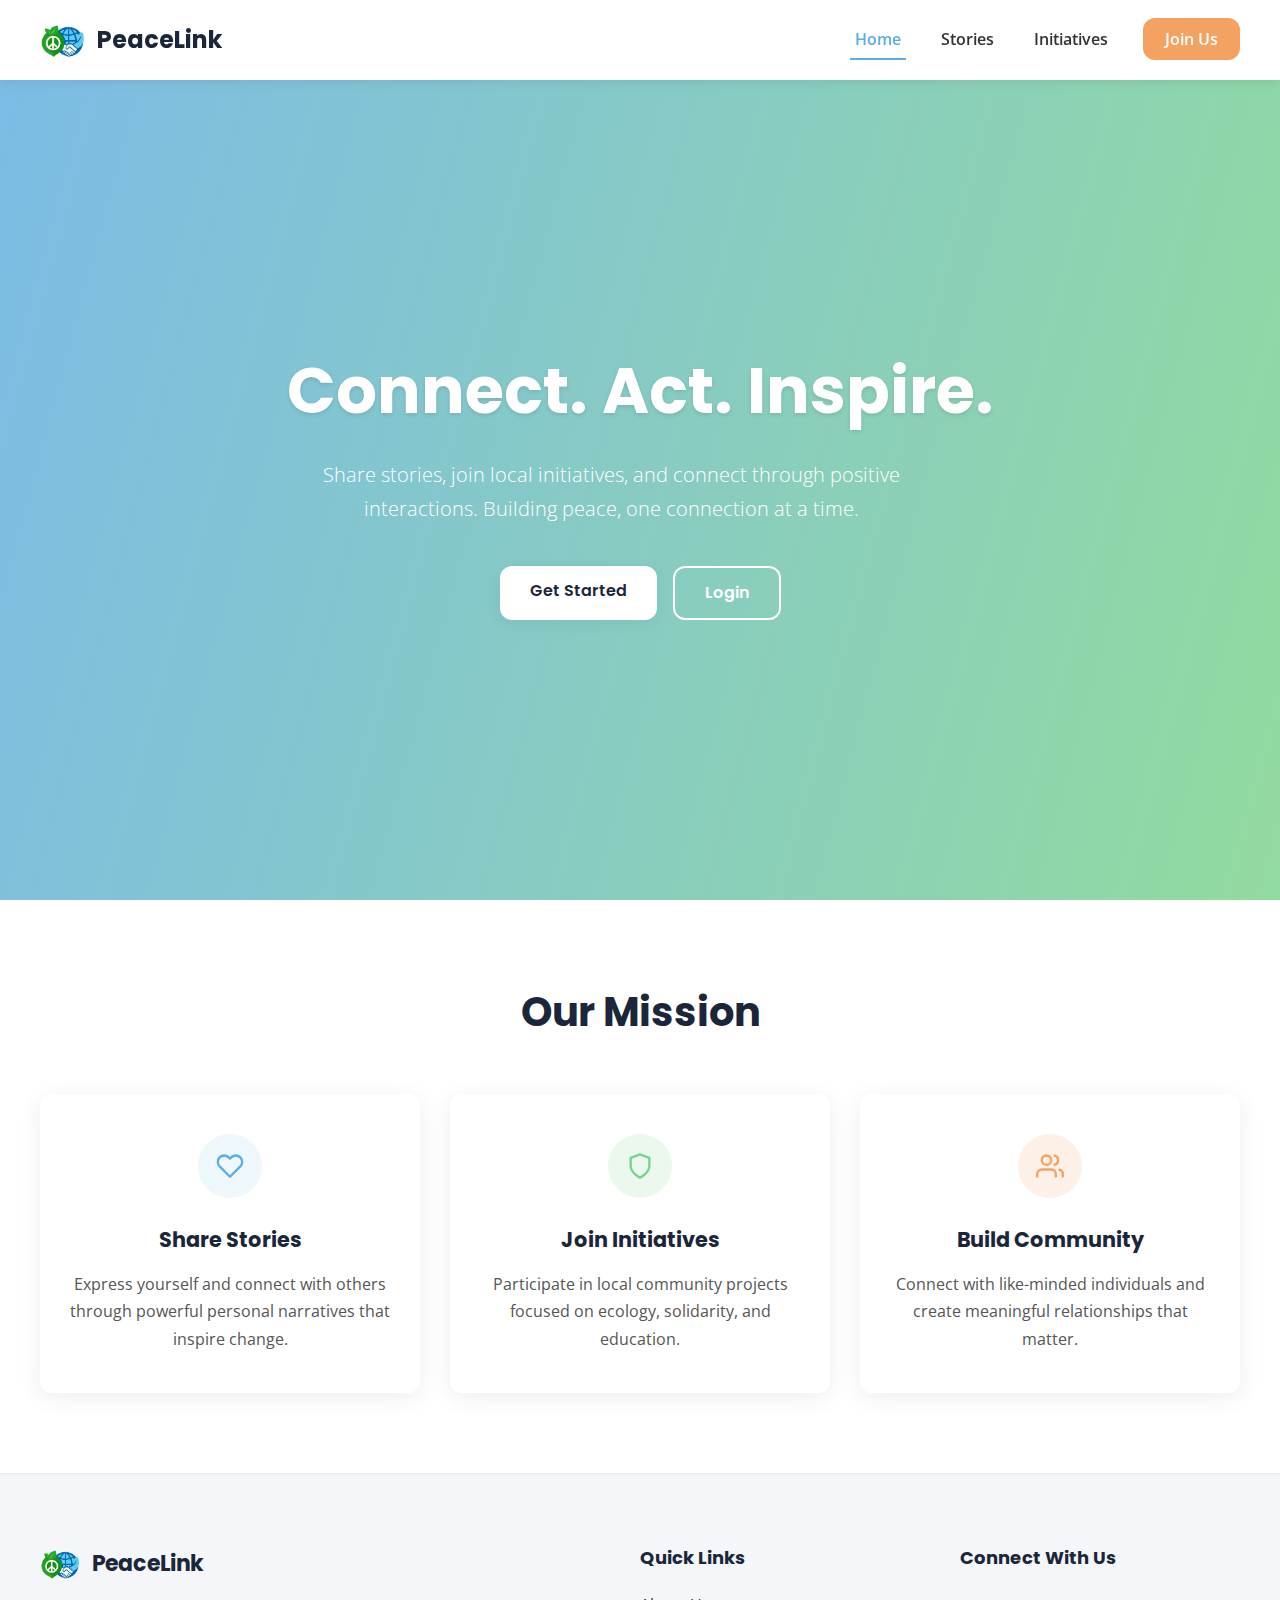
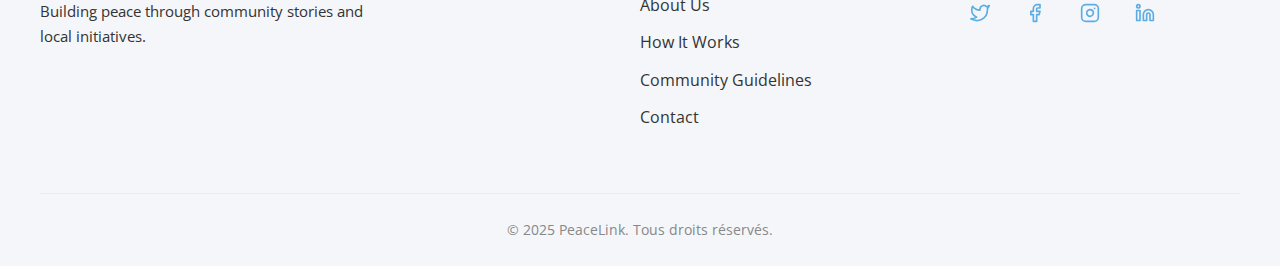
<file: NovaInteractive/View/FrontOffice/index.html>
<!DOCTYPE html>
<html lang="fr">
<head>
    <meta charset="UTF-8">
    <meta name="viewport" content="width=device-width, initial-scale=1.0">
    <title>PeaceLink - Connect. Act. Inspire.</title>
    <link rel="stylesheet" href="style.css">
</head>
<body>

    <!-- =========== Barre de Navigation Principale =========== -->
    <header class="main-navbar">
        <div class="navbar-container">
            <div class="navbar-brand">
                <a href="#">
                    <img src="mon-logo.png" alt="Logo PeaceLink" class="logo-img">
                    <span class="site-name">PeaceLink</span>
                </a>
            </div>
            <nav class="navbar-links">
                <ul>
                    <li><a href="#" class="nav-link active">Home</a></li>
                    <li><a href="#" class="nav-link">Stories</a></li>
                    <li><a href="#" class="nav-link">Initiatives</a></li>
                    <li><a href="#" class="nav-link btn-join-us">Join Us</a></li>
                </ul>
            </nav>
        </div>
    </header>

    <!-- =========== Section Héros =========== -->
    <main class="hero-section">
        <div class="hero-content">
            <h1>Connect. Act. Inspire.</h1>
            <p>Share stories, join local initiatives, and connect through positive interactions. Building peace, one connection at a time.</p>
            <div class="hero-buttons">
                <a href="#" class="btn-hero-primary">Get Started</a>
                <a href="#" class="btn-hero-secondary">Login</a>
            </div>
        </div>
    </main>
    
    <!-- =========== Section Mission (NOUVEAU) =========== -->
    <section class="mission-section">
        <div class="mission-container">
            <h2>Our Mission</h2>
            <div class="mission-grid">
                <!-- Carte 1: Share Stories -->
                <div class="mission-card">
                    <div class="mission-icon icon-blue">
                        <svg xmlns="http://www.w3.org/2000/svg" width="28" height="28" viewBox="0 0 24 24" fill="none" stroke="currentColor" stroke-width="2" stroke-linecap="round" stroke-linejoin="round"><path d="M20.84 4.61a5.5 5.5 0 0 0-7.78 0L12 5.67l-1.06-1.06a5.5 5.5 0 0 0-7.78 7.78l1.06 1.06L12 21.23l7.78-7.78 1.06-1.06a5.5 5.5 0 0 0 0-7.78z"></path></svg>
                    </div>
                    <h3>Share Stories</h3>
                    <p>Express yourself and connect with others through powerful personal narratives that inspire change.</p>
                </div>
                <!-- Carte 2: Join Initiatives -->
                <div class="mission-card">
                    <div class="mission-icon icon-green">
                        <svg xmlns="http://www.w3.org/2000/svg" width="28" height="28" viewBox="0 0 24 24" fill="none" stroke="currentColor" stroke-width="2" stroke-linecap="round" stroke-linejoin="round"><path d="M12 22s8-4 8-10V5l-8-3-8 3v7c0 6 8 10 8 10z"></path></svg>
                    </div>
                    <h3>Join Initiatives</h3>
                    <p>Participate in local community projects focused on ecology, solidarity, and education.</p>
                </div>
                <!-- Carte 3: Build Community -->
                <div class="mission-card">
                    <div class="mission-icon icon-orange">
                         <svg xmlns="http://www.w3.org/2000/svg" width="28" height="28" viewBox="0 0 24 24" fill="none" stroke="currentColor" stroke-width="2" stroke-linecap="round" stroke-linejoin="round"><path d="M17 21v-2a4 4 0 0 0-4-4H5a4 4 0 0 0-4 4v2"></path><circle cx="9" cy="7" r="4"></circle><path d="M23 21v-2a4 4 0 0 0-3-3.87"></path><path d="M16 3.13a4 4 0 0 1 0 7.75"></path></svg>
                    </div>
                    <h3>Build Community</h3>
                    <p>Connect with like-minded individuals and create meaningful relationships that matter.</p>
                </div>
            </div>
        </div>
    </section>


    <!-- =========== Pied de page (Footer) =========== -->
    <footer class="main-footer">
        <div class="footer-container">
            <!-- Colonne 1: Info -->
            <div class="footer-column footer-about">
                <div class="footer-brand">
                    <img src="mon-logo.png" alt="PeaceLink Logo" class="footer-logo-img">
                    <span class="footer-site-name">PeaceLink</span>
                </div>
                <p class="footer-description">Building peace through community stories and local initiatives.</p>
            </div>

            <!-- Colonne 2: Liens rapides -->
            <div class="footer-column footer-links">
                <h4>Quick Links</h4>
                <ul>
                    <li><a href="#">About Us</a></li>
                    <li><a href="#">How It Works</a></li>
                    <li><a href="#">Community Guidelines</a></li>
                    <li><a href="#">Contact</a></li>
                </ul>
            </div>

            <!-- Colonne 3: Réseaux sociaux -->
            <div class="footer-column footer-social">
                <h4>Connect With Us</h4>
                <div class="social-icons">
                    <a href="#" aria-label="Twitter">
                        <svg xmlns="http://www.w3.org/2000/svg" width="20" height="20" viewBox="0 0 24 24" fill="none" stroke="currentColor" stroke-width="2" stroke-linecap="round" stroke-linejoin="round"><path d="M23 3a10.9 10.9 0 0 1-3.14 1.53 4.48 4.48 0 0 0-7.86 3v1A10.66 10.66 0 0 1 3 4s-4 9 5 13a11.64 11.64 0 0 1-7 2c9 5 20 0 20-11.5a4.5 4.5 0 0 0-.08-.83A7.72 7.72 0 0 0 23 3z"></path></svg>
                    </a>
                    <a href="#" aria-label="Facebook">
                        <svg xmlns="http://www.w3.org/2000/svg" width="20" height="20" viewBox="0 0 24 24" fill="none" stroke="currentColor" stroke-width="2" stroke-linecap="round" stroke-linejoin="round"><path d="M18 2h-3a5 5 0 0 0-5 5v3H7v4h3v8h4v-8h3l1-4h-4V7a1 1 0 0 1 1-1h3z"></path></svg>
                    </a>
                    <a href="#" aria-label="Instagram">
                        <svg xmlns="http://www.w3.org/2000/svg" width="20" height="20" viewBox="0 0 24 24" fill="none" stroke="currentColor" stroke-width="2" stroke-linecap="round" stroke-linejoin="round"><rect x="2" y="2" width="20" height="20" rx="5" ry="5"></rect><path d="M16 11.37A4 4 0 1 1 12.63 8 4 4 0 0 1 16 11.37z"></path><line x1="17.5" y1="6.5" x2="17.51" y2="6.5"></line></svg>
                    </a>
                    <a href="#" aria-label="LinkedIn">
                        <svg xmlns="http://www.w3.org/2000/svg" width="20" height="20" viewBox="0 0 24 24" fill="none" stroke="currentColor" stroke-width="2" stroke-linecap="round" stroke-linejoin="round"><path d="M16 8a6 6 0 0 1 6 6v7h-4v-7a2 2 0 0 0-2-2 2 2 0 0 0-2 2v7h-4v-7a6 6 0 0 1 6-6z"></path><rect x="2" y="9" width="4" height="12"></rect><circle cx="4" cy="4" r="2"></circle></svg>
                    </a>
                </div>
            </div>
        </div>
        <div class="footer-bottom">
            <p>© 2025 PeaceLink. Tous droits réservés.</p>
        </div>
    </footer>

</body>
</html>
</file>
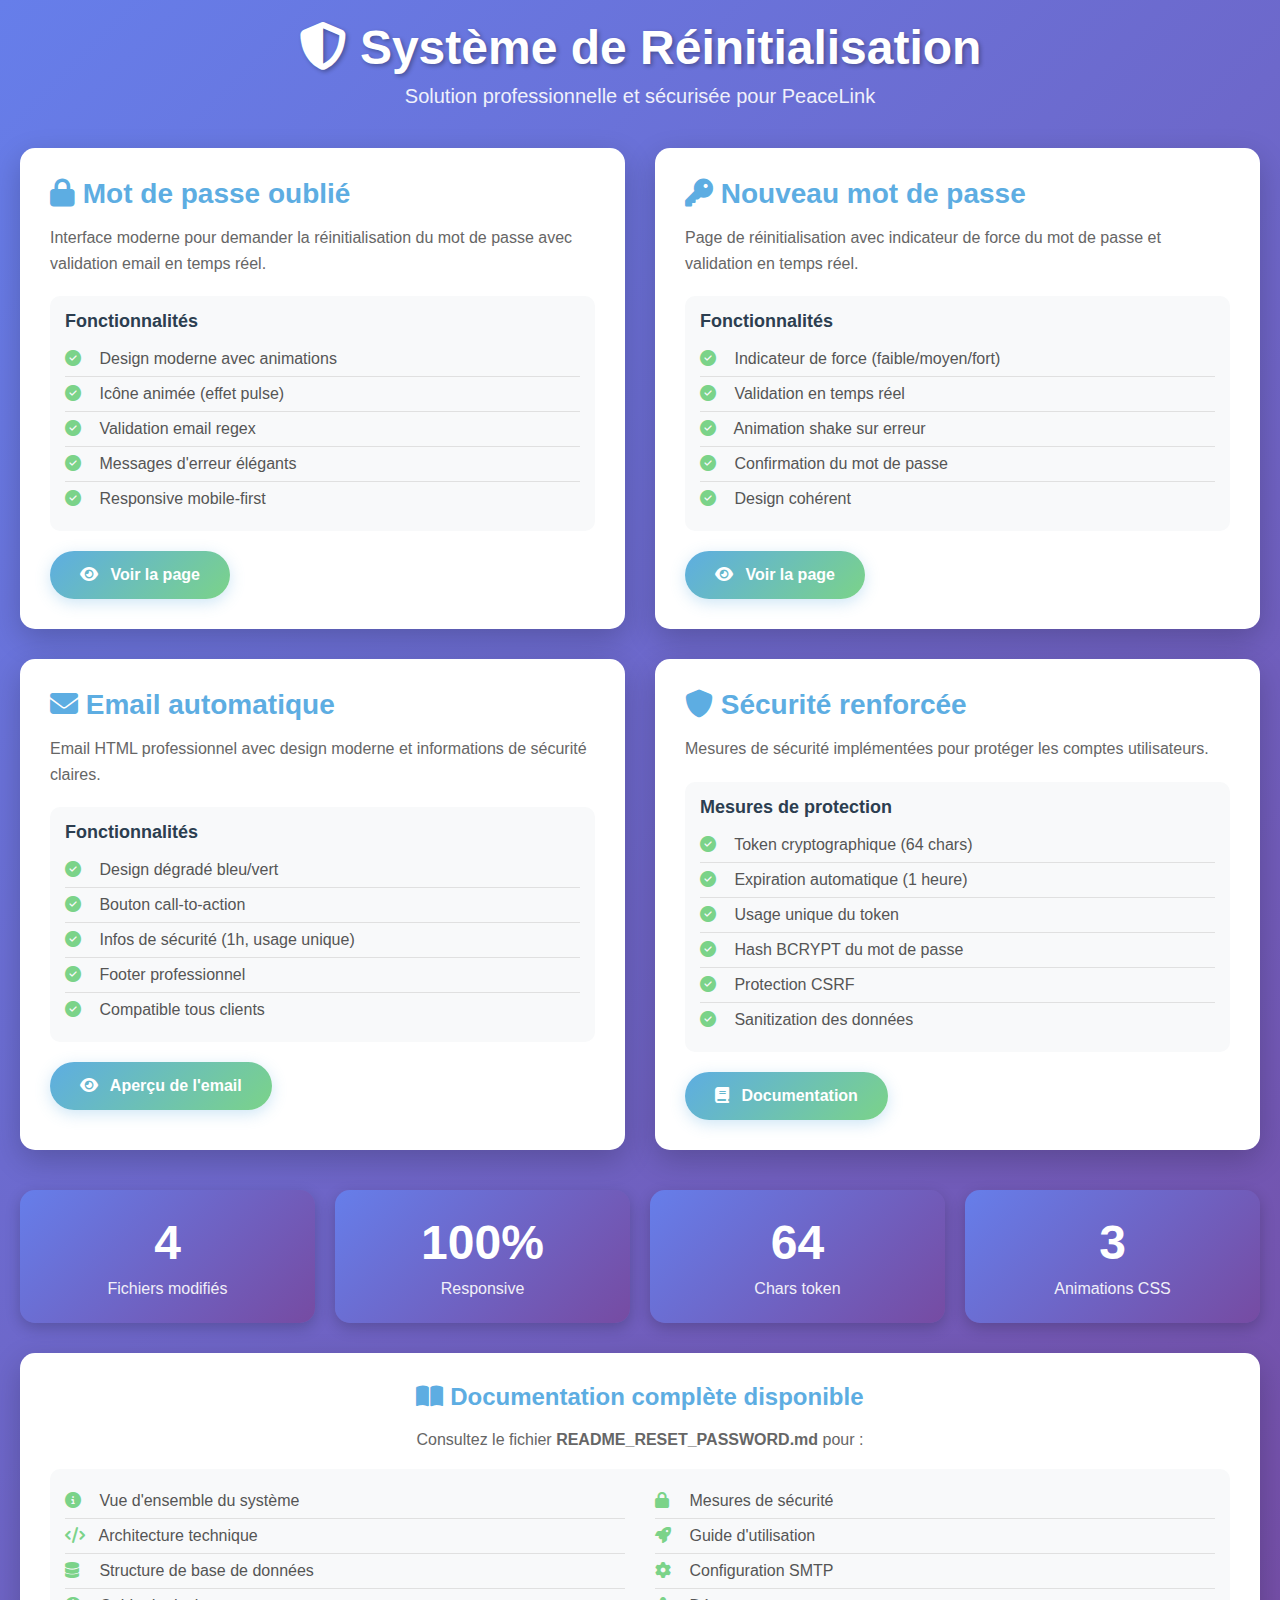
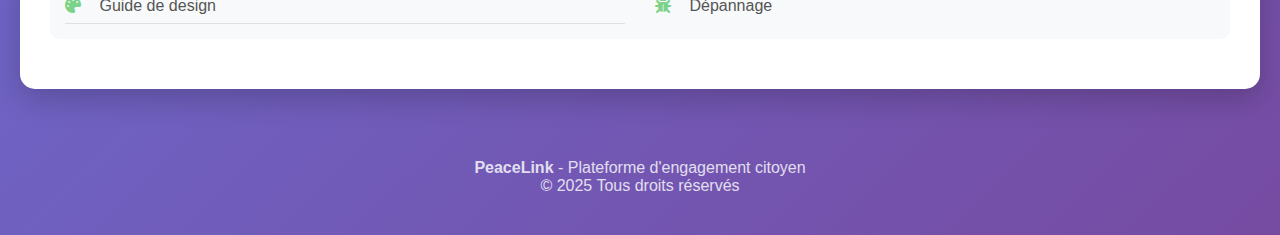
<file: demo_reset_system.html>
<!DOCTYPE html>
<html lang="fr">
<head>
    <meta charset="UTF-8">
    <meta name="viewport" content="width=device-width, initial-scale=1.0">
    <title>Démonstration - Système de Réinitialisation PeaceLink</title>
    <link rel="stylesheet" href="https://cdnjs.cloudflare.com/ajax/libs/font-awesome/6.4.0/css/all.min.css">
    <style>
        * { margin: 0; padding: 0; box-sizing: border-box; }
        
        body {
            font-family: 'Segoe UI', sans-serif;
            background: linear-gradient(135deg, #667eea 0%, #764ba2 100%);
            padding: 20px;
            min-height: 100vh;
        }

        .container {
            max-width: 1400px;
            margin: 0 auto;
        }

        header {
            text-align: center;
            color: white;
            margin-bottom: 40px;
        }

        header h1 {
            font-size: 48px;
            margin-bottom: 10px;
            text-shadow: 2px 2px 4px rgba(0,0,0,0.3);
        }

        header p {
            font-size: 20px;
            opacity: 0.9;
        }

        .demo-grid {
            display: grid;
            grid-template-columns: repeat(auto-fit, minmax(500px, 1fr));
            gap: 30px;
            margin-bottom: 40px;
        }

        .demo-card {
            background: white;
            border-radius: 15px;
            padding: 30px;
            box-shadow: 0 10px 30px rgba(0,0,0,0.2);
        }

        .demo-card h2 {
            color: #5dade2;
            margin-bottom: 15px;
            font-size: 28px;
        }

        .demo-card p {
            color: #666;
            margin-bottom: 20px;
            line-height: 1.6;
        }

        .features {
            background: #f8f9fa;
            padding: 15px;
            border-radius: 10px;
            margin-bottom: 20px;
        }

        .features h3 {
            color: #2c3e50;
            font-size: 18px;
            margin-bottom: 10px;
        }

        .features ul {
            list-style: none;
            padding: 0;
        }

        .features li {
            padding: 8px 0;
            color: #555;
            border-bottom: 1px solid #e0e0e0;
        }

        .features li:last-child {
            border-bottom: none;
        }

        .features li i {
            color: #7bd389;
            margin-right: 10px;
            width: 20px;
        }

        .btn {
            display: inline-block;
            padding: 15px 30px;
            background: linear-gradient(135deg, #5dade2, #7bd389);
            color: white;
            text-decoration: none;
            border-radius: 30px;
            font-weight: bold;
            transition: all 0.3s ease;
            box-shadow: 0 4px 15px rgba(93, 173, 226, 0.3);
        }

        .btn:hover {
            transform: translateY(-2px);
            box-shadow: 0 6px 20px rgba(93, 173, 226, 0.4);
        }

        .btn i {
            margin-right: 8px;
        }

        .screenshots {
            background: white;
            border-radius: 15px;
            padding: 30px;
            box-shadow: 0 10px 30px rgba(0,0,0,0.2);
            margin-top: 30px;
        }

        .screenshots h2 {
            color: #5dade2;
            margin-bottom: 20px;
            text-align: center;
        }

        .screenshot-grid {
            display: grid;
            grid-template-columns: repeat(auto-fit, minmax(300px, 1fr));
            gap: 20px;
        }

        .screenshot-item {
            border: 2px solid #e0e0e0;
            border-radius: 10px;
            overflow: hidden;
            transition: all 0.3s ease;
        }

        .screenshot-item:hover {
            transform: scale(1.02);
            box-shadow: 0 5px 15px rgba(0,0,0,0.1);
        }

        .screenshot-item img {
            width: 100%;
            height: auto;
            display: block;
        }

        .screenshot-item p {
            padding: 15px;
            text-align: center;
            background: #f8f9fa;
            color: #555;
            font-weight: 600;
        }

        .stats {
            display: grid;
            grid-template-columns: repeat(auto-fit, minmax(200px, 1fr));
            gap: 20px;
            margin-top: 30px;
        }

        .stat-card {
            background: linear-gradient(135deg, #667eea 0%, #764ba2 100%);
            color: white;
            padding: 25px;
            border-radius: 15px;
            text-align: center;
            box-shadow: 0 5px 15px rgba(0,0,0,0.2);
        }

        .stat-card .number {
            font-size: 48px;
            font-weight: bold;
            margin-bottom: 10px;
        }

        .stat-card .label {
            font-size: 16px;
            opacity: 0.9;
        }

        footer {
            text-align: center;
            color: white;
            margin-top: 50px;
            padding: 20px;
            opacity: 0.8;
        }

        @media (max-width: 768px) {
            .demo-grid {
                grid-template-columns: 1fr;
            }
            header h1 {
                font-size: 32px;
            }
        }
    </style>
</head>
<body>
    <div class="container">
        <header>
            <h1><i class="fa-solid fa-shield-halved"></i> Système de Réinitialisation</h1>
            <p>Solution professionnelle et sécurisée pour PeaceLink</p>
        </header>

        <div class="demo-grid">
            <!-- Page Mot de passe oublié -->
            <div class="demo-card">
                <h2><i class="fa-solid fa-lock"></i> Mot de passe oublié</h2>
                <p>Interface moderne pour demander la réinitialisation du mot de passe avec validation email en temps réel.</p>
                
                <div class="features">
                    <h3>Fonctionnalités</h3>
                    <ul>
                        <li><i class="fa-solid fa-check-circle"></i> Design moderne avec animations</li>
                        <li><i class="fa-solid fa-check-circle"></i> Icône animée (effet pulse)</li>
                        <li><i class="fa-solid fa-check-circle"></i> Validation email regex</li>
                        <li><i class="fa-solid fa-check-circle"></i> Messages d'erreur élégants</li>
                        <li><i class="fa-solid fa-check-circle"></i> Responsive mobile-first</li>
                    </ul>
                </div>

                <a href="NovaLinkPeace/test/View/FrontOffice/forgot_password.php" class="btn" target="_blank">
                    <i class="fa-solid fa-eye"></i> Voir la page
                </a>
            </div>

            <!-- Page Réinitialisation -->
            <div class="demo-card">
                <h2><i class="fa-solid fa-key"></i> Nouveau mot de passe</h2>
                <p>Page de réinitialisation avec indicateur de force du mot de passe et validation en temps réel.</p>
                
                <div class="features">
                    <h3>Fonctionnalités</h3>
                    <ul>
                        <li><i class="fa-solid fa-check-circle"></i> Indicateur de force (faible/moyen/fort)</li>
                        <li><i class="fa-solid fa-check-circle"></i> Validation en temps réel</li>
                        <li><i class="fa-solid fa-check-circle"></i> Animation shake sur erreur</li>
                        <li><i class="fa-solid fa-check-circle"></i> Confirmation du mot de passe</li>
                        <li><i class="fa-solid fa-check-circle"></i> Design cohérent</li>
                    </ul>
                </div>

                <a href="NovaLinkPeace/test/View/FrontOffice/reset_password.php?token=demo123" class="btn" target="_blank">
                    <i class="fa-solid fa-eye"></i> Voir la page
                </a>
            </div>

            <!-- Email Professionnel -->
            <div class="demo-card">
                <h2><i class="fa-solid fa-envelope"></i> Email automatique</h2>
                <p>Email HTML professionnel avec design moderne et informations de sécurité claires.</p>
                
                <div class="features">
                    <h3>Fonctionnalités</h3>
                    <ul>
                        <li><i class="fa-solid fa-check-circle"></i> Design dégradé bleu/vert</li>
                        <li><i class="fa-solid fa-check-circle"></i> Bouton call-to-action</li>
                        <li><i class="fa-solid fa-check-circle"></i> Infos de sécurité (1h, usage unique)</li>
                        <li><i class="fa-solid fa-check-circle"></i> Footer professionnel</li>
                        <li><i class="fa-solid fa-check-circle"></i> Compatible tous clients</li>
                    </ul>
                </div>

                <a href="test_reset_email.php" class="btn" target="_blank">
                    <i class="fa-solid fa-eye"></i> Aperçu de l'email
                </a>
            </div>

            <!-- Sécurité -->
            <div class="demo-card">
                <h2><i class="fa-solid fa-shield"></i> Sécurité renforcée</h2>
                <p>Mesures de sécurité implémentées pour protéger les comptes utilisateurs.</p>
                
                <div class="features">
                    <h3>Mesures de protection</h3>
                    <ul>
                        <li><i class="fa-solid fa-check-circle"></i> Token cryptographique (64 chars)</li>
                        <li><i class="fa-solid fa-check-circle"></i> Expiration automatique (1 heure)</li>
                        <li><i class="fa-solid fa-check-circle"></i> Usage unique du token</li>
                        <li><i class="fa-solid fa-check-circle"></i> Hash BCRYPT du mot de passe</li>
                        <li><i class="fa-solid fa-check-circle"></i> Protection CSRF</li>
                        <li><i class="fa-solid fa-check-circle"></i> Sanitization des données</li>
                    </ul>
                </div>

                <a href="README_RESET_PASSWORD.md" class="btn" target="_blank">
                    <i class="fa-solid fa-book"></i> Documentation
                </a>
            </div>
        </div>

        <!-- Statistiques -->
        <div class="stats">
            <div class="stat-card">
                <div class="number">4</div>
                <div class="label">Fichiers modifiés</div>
            </div>
            <div class="stat-card">
                <div class="number">100%</div>
                <div class="label">Responsive</div>
            </div>
            <div class="stat-card">
                <div class="number">64</div>
                <div class="label">Chars token</div>
            </div>
            <div class="stat-card">
                <div class="number">3</div>
                <div class="label">Animations CSS</div>
            </div>
        </div>

        <!-- Documentation -->
        <div class="screenshots">
            <h2><i class="fa-solid fa-book-open"></i> Documentation complète disponible</h2>
            <p style="text-align: center; color: #666; margin-bottom: 20px;">
                Consultez le fichier <strong>README_RESET_PASSWORD.md</strong> pour :
            </p>
            <div class="features">
                <ul style="columns: 2; column-gap: 30px;">
                    <li><i class="fa-solid fa-circle-info"></i> Vue d'ensemble du système</li>
                    <li><i class="fa-solid fa-code"></i> Architecture technique</li>
                    <li><i class="fa-solid fa-database"></i> Structure de base de données</li>
                    <li><i class="fa-solid fa-palette"></i> Guide de design</li>
                    <li><i class="fa-solid fa-lock"></i> Mesures de sécurité</li>
                    <li><i class="fa-solid fa-rocket"></i> Guide d'utilisation</li>
                    <li><i class="fa-solid fa-cog"></i> Configuration SMTP</li>
                    <li><i class="fa-solid fa-bug"></i> Dépannage</li>
                </ul>
            </div>
        </div>

        <footer>
            <p><strong>PeaceLink</strong> - Plateforme d'engagement citoyen</p>
            <p>© 2025 Tous droits réservés</p>
        </footer>
    </div>
</body>
</html>
</file>
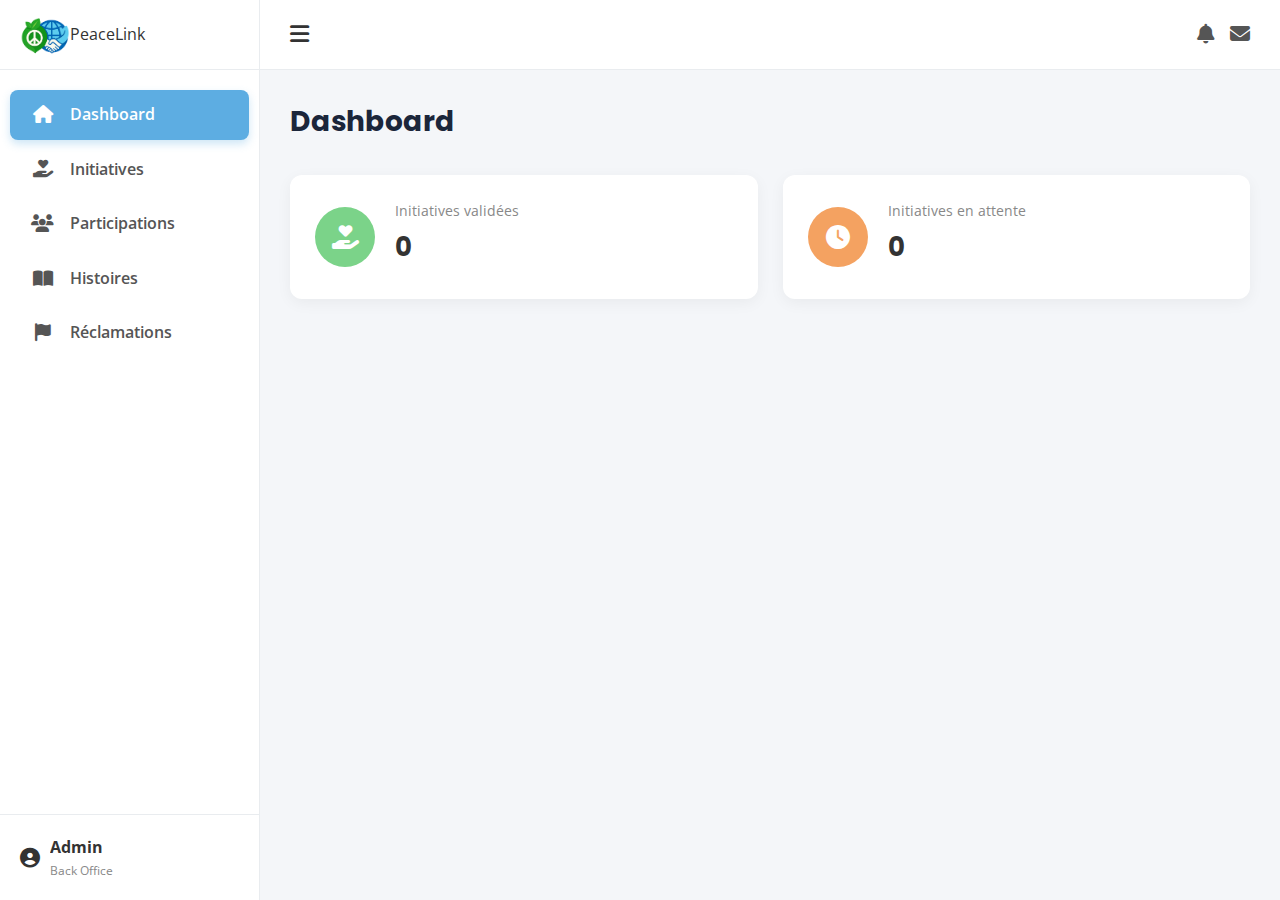
<file: views/backoffice.html>
<!DOCTYPE html>
<html lang="fr">
<head>
    <meta charset="UTF-8">
    <meta name="viewport" content="width=device-width, initial-scale=1.0">
    <title>Back Office - PeaceLink</title>

    <link rel="stylesheet" href="../backofficeStyle.css">
    <link rel="stylesheet"
          href="https://cdnjs.cloudflare.com/ajax/libs/font-awesome/6.4.0/css/all.min.css">

    <script src="../backoffice.js" defer></script>
</head>
<body>

    <!-- SIDEBAR -->
    <div class="sidebar">
        <div class="sidebar-header">
            <a href="#" class="logo">
                <img src="../mon-logo.png" alt="Logo PeaceLink">
                <span>PeaceLink</span>
            </a>
        </div>

        <nav class="sidebar-nav">
            <a href="#" class="nav-item active" data-page="dashboard">
                <i class="fa-solid fa-house"></i>
                <span>Dashboard</span>
            </a>
            <a href="#" class="nav-item" data-page="initiatives">
                <i class="fa-solid fa-hand-holding-heart"></i>
                <span>Initiatives</span>
            </a>
            <a href="#" class="nav-item" data-page="participation">
                <i class="fa-solid fa-users"></i>
                <span>Participations</span>
            </a>
            <a href="#" class="nav-item" data-page="stories">
                <i class="fa-solid fa-book-open"></i>
                <span>Histoires</span>
            </a>
            <a href="../test/View/BackOffice/reclamations.php" class="nav-item">
                <i class="fa-solid fa-flag"></i>
                <span>Réclamations</span>
            </a>
        </nav>

        <div class="sidebar-footer">
            <div class="user-profile">
                <i class="fa-solid fa-user-circle user-avatar"></i>
                <div class="user-info">
                    <span class="user-name">Admin</span>
                    <span class="user-role">Back Office</span>
                </div>
            </div>
        </div>
    </div>

    <!-- MAIN CONTENT -->
    <div class="main-content">

        <header class="topbar">
            <div class="topbar-left">
                <button class="menu-toggle" id="menu-toggle">
                    <i class="fa-solid fa-bars"></i>
                </button>
            </div>
            <div class="topbar-right">
                <button class="icon-btn">
                    <i class="fa-solid fa-bell"></i>
                </button>
                <button class="icon-btn">
                    <i class="fa-solid fa-envelope"></i>
                </button>
            </div>
        </header>

        <main class="content-wrapper" id="content-container">

            <!-- DASHBOARD -->
            <section id="page-dashboard" class="page-content active">
                <div class="page-header">
                    <h1>Dashboard</h1>
                </div>

                <div class="stats-grid">
                    <div class="stat-card">
                        <div class="stat-icon green"><i class="fa-solid fa-hand-holding-heart"></i></div>
                        <div>
                            <p class="stat-label">Initiatives validées</p>
                            <h2 class="stat-value" id="stat-active-initiatives">0</h2>
                        </div>
                    </div>

                    <div class="stat-card">
                        <div class="stat-icon orange"><i class="fa-solid fa-clock"></i></div>
                        <div>
                            <p class="stat-label">Initiatives en attente</p>
                            <h2 class="stat-value" id="stat-pending-initiatives">0</h2>
                        </div>
                    </div>
                </div>
            </section>

            <!-- INITIATIVES -->
            <section id="page-initiatives" class="page-content">
                <div class="page-header">
                    <h1>Initiatives</h1>
                    <p class="page-subtitle">Gérer les initiatives et leurs statuts.</p>
                </div>

                <div class="table-card">
                    <h3>Liste des initiatives</h3>
                    <div class="table-wrapper">
                        <table class="data-table">
                            <thead>
                                <tr>
                                    <th>Titre</th>
                                    <th>Organisation</th>
                                    <th>Catégorie</th>
                                    <th>Lieu</th>
                                    <th>Date</th>
                                    <th>Statut</th>
                                    <th>Actions</th>
                                </tr>
                            </thead>
                            <tbody id="initiatives-table-body"></tbody>
                        </table>
                    </div>
                </div>
            </section>

            <!-- PARTICIPATIONS -->
            <section id="page-participation" class="page-content">
                <div class="page-header">
                    <h1>Participations</h1>
                    <button id="btn-add-participation" class="btn-primary">
                        + Ajouter une participation
                    </button>
                </div>

                <div class="table-card">
                    <h3>Liste des participations</h3>
                    <div id="participation-list" class="table-wrapper"></div>
                </div>

                <div id="participation-form-container" class="hidden">
                    <div class="table-card">
                        <h3 id="participation-form-title">Nouvelle participation</h3>

                        <form id="participation-form">

                            <div class="form-group">
                                <label>Initiative liée</label>
                                <select id="p-initiative"></select>
                            </div>

                            <div class="form-group">
                                <label>Nom complet</label>
                                <input type="text" id="p-fullname">
                            </div>

                            <div class="form-group">
                                <label>Email</label>
                                <input type="text" id="p-email">
                            </div>

                            <div class="form-group">
                                <label>Message</label>
                                <textarea id="p-message"></textarea>
                            </div>

                            <input type="hidden" id="p-id">

                            <button type="submit" class="btn-success">Enregistrer</button>
                            <button type="button" id="btn-cancel-participation" class="btn-secondary">Annuler</button>

                            <p id="participation-error" style="color:red; margin-top:10px;"></p>
                        </form>
                    </div>
                </div>

            </section>

            <!-- HISTOIRES -->
            <section id="page-stories" class="page-content">
                <div class="page-header">
                    <h1>Histoires</h1>
                    <button id="btn-review-stories" class="btn-primary">
                        <i class="fa-solid fa-eye"></i> Review
                    </button>
                </div>

                <div class="table-card">
                    <h3>Toutes les histoires publiées</h3>
                    <p id="stories-error" style="color:red; margin:6px 0 10px 0;"></p>
                    <div class="table-wrapper">
                        <table class="data-table">
                            <thead>
                                <tr>
                                    <th>Titre</th>
                                    <th>Auteur</th>
                                    <th>Date</th>
                                    <th>Statut</th>
                                    <th>Actions</th>
                                </tr>
                            </thead>
                            <tbody id="stories-table-body"></tbody>
                        </table>
                    </div>
                </div>
            </section>

        </main>
    </div>

</body>
</html>
</file>
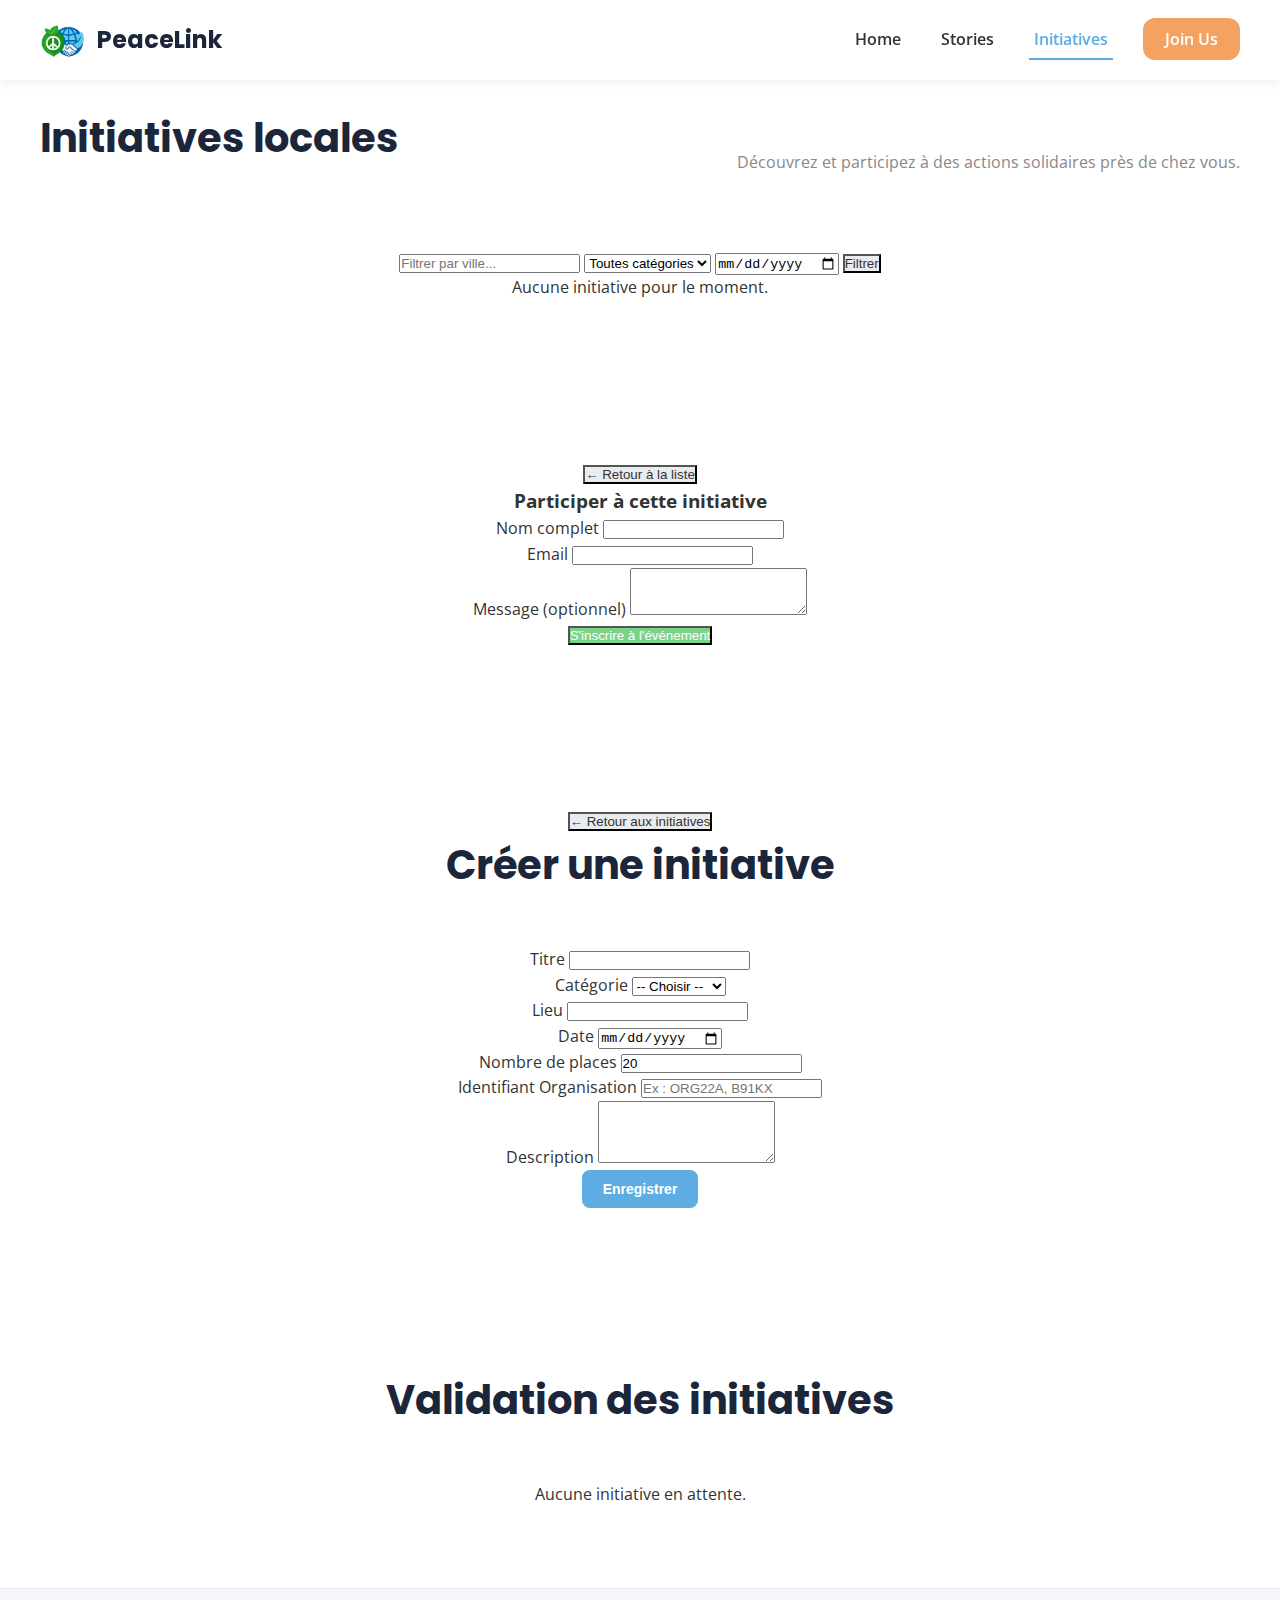
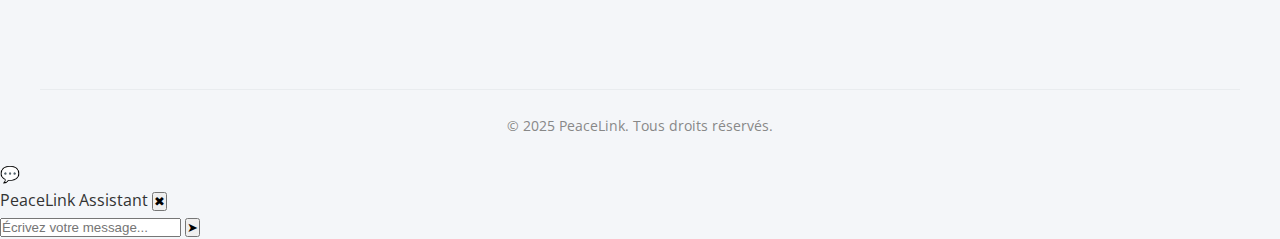
<file: views/initiatives.html>
<!DOCTYPE html>
<html lang="fr">
<head>
    <meta charset="UTF-8">
    <meta name="viewport" content="width=device-width, initial-scale=1.0">
    <title>PeaceLink - Initiatives Locales</title>
    <link rel="stylesheet" href="../style.css">
    <script src="../initiatives.js" defer></script>
</head>

<body>

    <!-- NAVBAR -->
    <header class="main-navbar">
        <div class="navbar-container">
            <div class="navbar-brand">
                <a href="index.html">
                    <img src="../mon-logo.png" alt="Logo PeaceLink" class="logo-img">
                    <span class="site-name">PeaceLink</span>
                </a>
            </div>
            <nav class="navbar-links">
                <ul>
                    <li><a href="index.html" class="nav-link">Home</a></li>
                    <li><a href="stories.html" class="nav-link">Stories</a></li>
                    <li><a href="initiatives.html" class="nav-link active">Initiatives</a></li>
                    <li><a href="join.html" class="nav-link btn-join-us">Join Us</a></li>
                </ul>
            </nav>
        </div>
    </header>


    <!-- CONTENU PRINCIPAL -->
    <main class="initiatives-main">

        <!-- Sélecteur de rôle -->
        <section class="role-switcher">
            <div class="role-switcher-inner">
                <label for="role-select">Je suis :</label>
                <select id="role-select">
                    <option value="client">Client (citoyen)</option>
                    <option value="organisation">Organisation</option>
                    <option value="admin">Admin</option>
                </select>
                <span class="role-hint">
                    Le rôle choisi détermine les actions disponibles.
                </span>
            </div>
        </section>


        <!-- LISTE DES INITIATIVES -->
        <section class="mission-section">
            <div class="mission-container">

                <div class="page-header">
                    <h2>Initiatives locales</h2>
                    <p class="page-subtitle">
                        Découvrez et participez à des actions solidaires près de chez vous.
                    </p>
                    <button id="btn-open-create" class="btn-primary">+ Créer une initiative</button>
                </div>

                <!-- Filtres -->
                <div class="filters-box">
                    <input type="text" id="filter-location" placeholder="Filtrer par ville...">
                    <select id="filter-category">
                        <option value="">Toutes catégories</option>
                        <option value="Écologie">Écologie</option>
                        <option value="Solidarité">Solidarité</option>
                        <option value="Éducation">Éducation</option>
                        <option value="Citoyenneté">Citoyenneté</option>
                    </select>
                    <input type="date" id="filter-date">
                    <button id="btn-apply-filters" class="btn-secondary">Filtrer</button>
                </div>

                <div id="events-list" class="event-grid"></div>
            </div>
        </section>


        <!-- DÉTAIL D’INITIATIVE -->
        <section id="event-detail-section" class="mission-section hidden">
            <div class="mission-container">

                <button id="btn-back-to-list" class="btn-secondary back-btn">← Retour à la liste</button>

                <article id="event-detail-card" class="event-detail-card"></article>

                <!-- Participation -->
                <div class="participation-form-wrapper">
                    <h3>Participer à cette initiative</h3>

                    <form id="participation-form" class="event-form">
                        <div class="form-row">
                            <div class="form-group">
                                <label for="participant-name">Nom complet</label>
                                <input id="participant-name" type="text">
                            </div>

                            <div class="form-group">
                                <label for="participant-email">Email</label>
                                <input id="participant-email" type="text">
                            </div>
                        </div>

                        <div class="form-row">
                            <div class="form-group">
                                <label for="participant-message">Message (optionnel)</label>
                                <textarea id="participant-message" rows="3"></textarea>
                            </div>
                        </div>

                        <button type="submit" class="btn-success">S'inscrire à l'événement</button>
                        <p id="participation-feedback" class="form-feedback"></p>
                    </form>
                </div>
            </div>
        </section>


        <!-- FORMULAIRE CRÉATION INITIATIVE -->
        <section id="event-create-section" class="mission-section hidden">
            <div class="mission-container">

                <button id="btn-close-create" class="btn-secondary back-btn">← Retour aux initiatives</button>

                <h2>Créer une initiative</h2>

                <form id="create-event-form" class="event-form">

                    <div class="form-row">
                        <div class="form-group">
                            <label for="event-title">Titre</label>
                            <input id="event-title" type="text">
                        </div>

                        <div class="form-group">
                            <label for="event-category">Catégorie</label>
                            <select id="event-category">
                                <option value="">-- Choisir --</option>
                                <option value="Écologie">Écologie</option>
                                <option value="Solidarité">Solidarité</option>
                                <option value="Éducation">Éducation</option>
                                <option value="Citoyenneté">Citoyenneté</option>
                            </select>
                        </div>
                    </div>

                    <div class="form-row">
                        <div class="form-group">
                            <label for="event-location">Lieu</label>
                            <input id="event-location" type="text">
                        </div>

                        <div class="form-group">
                            <label for="event-date">Date</label>
                            <input id="event-date" type="date">
                        </div>
                    </div>

                    <div class="form-row">
                        <div class="form-group">
                            <label for="event-capacity">Nombre de places</label>
                            <input id="event-capacity" type="number" min="1" value="20">
                        </div>
                    </div>

                    <div class="form-row">
                        <div class="form-group">
                            <label for="event-org-id">Identifiant Organisation</label>
                            <input id="event-org-id" type="text" placeholder="Ex : ORG22A, B91KX">
                        </div>
                    </div>

                    <div class="form-row">
                        <div class="form-group">
                            <label for="event-description">Description</label>
                            <textarea id="event-description" rows="4"></textarea>
                        </div>
                    </div>

                    <button class="btn-primary" type="submit">Enregistrer</button>
                    <p id="create-event-feedback" class="form-feedback"></p>
                </form>
            </div>
        </section>


        <!-- SECTION ADMIN -->
        <section id="admin-section" class="mission-section hidden">
            <div class="mission-container">
                <h2>Validation des initiatives</h2>
                <div id="admin-events-list" class="event-grid"></div>
            </div>
        </section>

    </main>


    <!-- FOOTER -->
    <footer class="main-footer">
        <div class="footer-container"></div>
        <div class="footer-bottom">
            <p>© 2025 PeaceLink. Tous droits réservés.</p>
        </div>
    </footer>
<!-- ====== CHATBOT IA PEACELINK ====== -->
  <div id="chatbot-button">💬</div>

   <div id="chatbot-box" class="hidden">
    <div id="chatbot-header">
        <span>PeaceLink Assistant</span>
        <button id="chatbot-close">✖</button>
    </div>

    <div id="chatbot-messages"></div>

    <div id="chatbot-input-area">
        <input type="text" id="chatbot-input" placeholder="Écrivez votre message...">
        <button id="chatbot-send">➤</button>
    </div>
  </div>
</body>
</html>
</file>
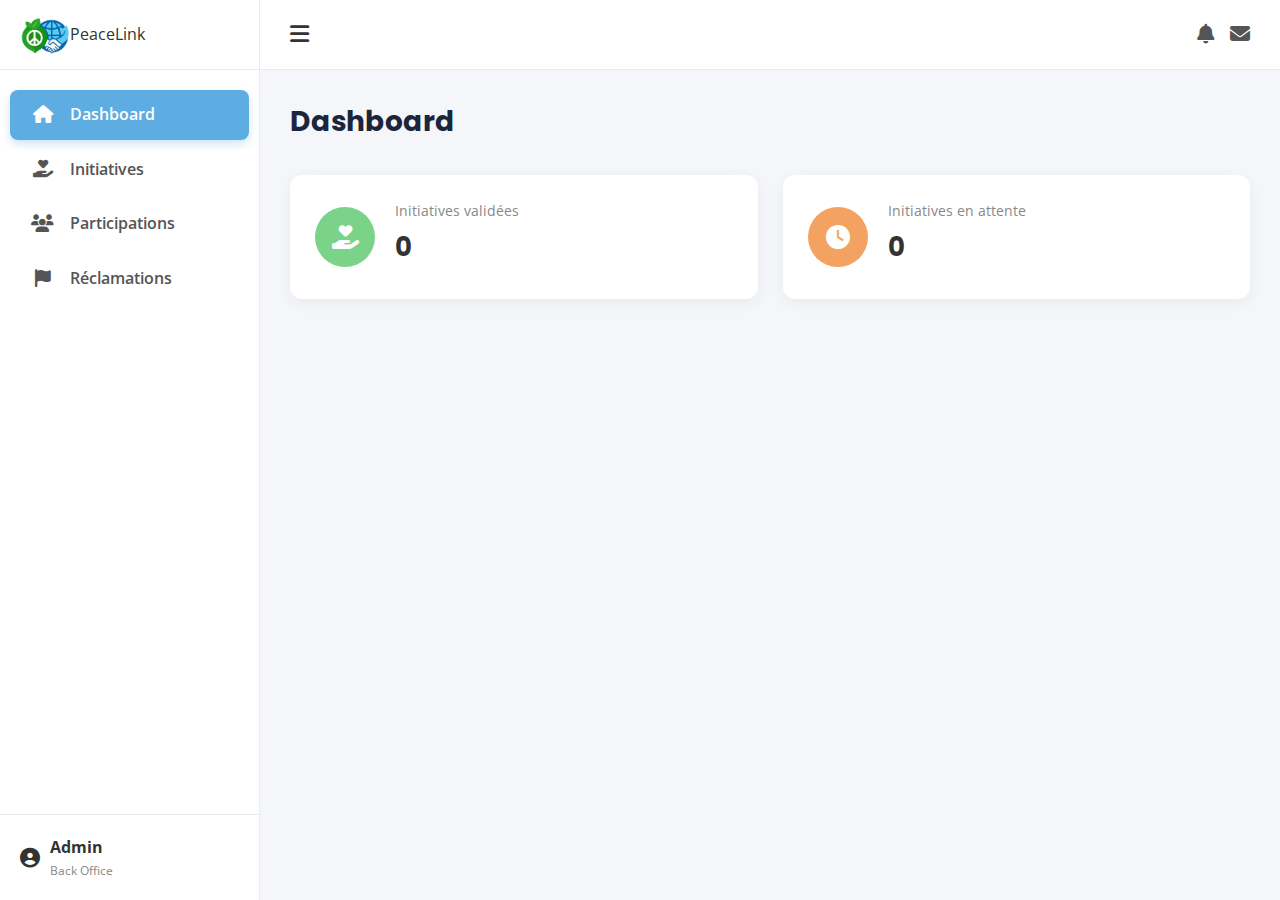
<file: NovaLinkPeace/views/backoffice.html>
<!DOCTYPE html>
<html lang="fr">
<head>
    <meta charset="UTF-8">
    <meta name="viewport" content="width=device-width, initial-scale=1.0">
    <title>Back Office - PeaceLink</title>

    <link rel="stylesheet" href="../backofficeStyle.css">
    <link rel="stylesheet"
          href="https://cdnjs.cloudflare.com/ajax/libs/font-awesome/6.4.0/css/all.min.css">

    <script src="../backoffice.js" defer></script>
</head>
<body>

    <!-- SIDEBAR -->
    <div class="sidebar">
        <div class="sidebar-header">
            <a href="#" class="logo">
                <img src="../mon-logo.png" alt="Logo PeaceLink">
                <span>PeaceLink</span>
            </a>
        </div>

        <nav class="sidebar-nav">
            <a href="#" class="nav-item active" data-page="dashboard">
                <i class="fa-solid fa-house"></i>
                <span>Dashboard</span>
            </a>
            <a href="#" class="nav-item" data-page="initiatives">
                <i class="fa-solid fa-hand-holding-heart"></i>
                <span>Initiatives</span>
            </a>
            <a href="#" class="nav-item" data-page="participation">
                <i class="fa-solid fa-users"></i>
                <span>Participations</span>
            </a>
            <a href="../test/View/BackOffice/reclamations.php" class="nav-item">
                <i class="fa-solid fa-flag"></i>
                <span>Réclamations</span>
            </a>
        </nav>

        <div class="sidebar-footer">
            <div class="user-profile">
                <i class="fa-solid fa-user-circle user-avatar"></i>
                <div class="user-info">
                    <span class="user-name">Admin</span>
                    <span class="user-role">Back Office</span>
                </div>
            </div>
        </div>
    </div>

    <!-- MAIN CONTENT -->
    <div class="main-content">

        <header class="topbar">
            <div class="topbar-left">
                <button class="menu-toggle" id="menu-toggle">
                    <i class="fa-solid fa-bars"></i>
                </button>
            </div>
            <div class="topbar-right">
                <button class="icon-btn">
                    <i class="fa-solid fa-bell"></i>
                </button>
                <button class="icon-btn">
                    <i class="fa-solid fa-envelope"></i>
                </button>
            </div>
        </header>

        <main class="content-wrapper" id="content-container">

            <!-- DASHBOARD -->
            <section id="page-dashboard" class="page-content active">
                <div class="page-header">
                    <h1>Dashboard</h1>
                </div>

                <div class="stats-grid">
                    <div class="stat-card">
                        <div class="stat-icon green"><i class="fa-solid fa-hand-holding-heart"></i></div>
                        <div>
                            <p class="stat-label">Initiatives validées</p>
                            <h2 class="stat-value" id="stat-active-initiatives">0</h2>
                        </div>
                    </div>

                    <div class="stat-card">
                        <div class="stat-icon orange"><i class="fa-solid fa-clock"></i></div>
                        <div>
                            <p class="stat-label">Initiatives en attente</p>
                            <h2 class="stat-value" id="stat-pending-initiatives">0</h2>
                        </div>
                    </div>
                </div>
            </section>

            <!-- INITIATIVES -->
            <section id="page-initiatives" class="page-content">
                <div class="page-header">
                    <h1>Initiatives</h1>
                    <p class="page-subtitle">Gérer les initiatives et leurs statuts.</p>
                </div>

                <div class="table-card">
                    <h3>Liste des initiatives</h3>
                    <div class="table-wrapper">
                        <table class="data-table">
                            <thead>
                                <tr>
                                    <th>Titre</th>
                                    <th>Organisation</th>
                                    <th>Catégorie</th>
                                    <th>Lieu</th>
                                    <th>Date</th>
                                    <th>Statut</th>
                                    <th>Actions</th>
                                </tr>
                            </thead>
                            <tbody id="initiatives-table-body"></tbody>
                        </table>
                    </div>
                </div>
            </section>

            <!-- PARTICIPATIONS -->
            <section id="page-participation" class="page-content">
                <div class="page-header">
                    <h1>Participations</h1>
                    <button id="btn-add-participation" class="btn-primary">
                        + Ajouter une participation
                    </button>
                </div>

                <div class="table-card">
                    <h3>Liste des participations</h3>
                    <div id="participation-list" class="table-wrapper"></div>
                </div>

                <div id="participation-form-container" class="hidden">
                    <div class="table-card">
                        <h3 id="participation-form-title">Nouvelle participation</h3>

                        <form id="participation-form">

                            <div class="form-group">
                                <label>Initiative liée</label>
                                <select id="p-initiative"></select>
                            </div>

                            <div class="form-group">
                                <label>Nom complet</label>
                                <input type="text" id="p-fullname">
                            </div>

                            <div class="form-group">
                                <label>Email</label>
                                <input type="text" id="p-email">
                            </div>

                            <div class="form-group">
                                <label>Message</label>
                                <textarea id="p-message"></textarea>
                            </div>

                            <input type="hidden" id="p-id">

                            <button type="submit" class="btn-success">Enregistrer</button>
                            <button type="button" id="btn-cancel-participation" class="btn-secondary">Annuler</button>

                            <p id="participation-error" style="color:red; margin-top:10px;"></p>
                        </form>
                    </div>
                </div>

            </section>

        </main>
    </div>

</body>
</html>
</file>
<file: NovaInteractive/View/FrontOffice/style.css>
/* --- 1. Importations et Variables --- */
@import url('https://fonts.googleapis.com/css2?family=Open+Sans:wght@300;400;600&family=Poppins:wght@600;700&display=swap');

:root {
    --bleu-pastel: #5DADE2;
    --vert-doux: #7BD389;
    --orange-chaud: #F4A261;
    --blanc-pur: #FFFFFF;
    --gris-clair: #f4f6f9;
    --gris-moyen: #e9ecef;
    --gris-fonce: #333333;
    --bleu-nuit: #1B263B;
    --rouge-alerte: #E74C3C;
    --violet-admin: #8E44AD;
    --font-titre: 'Poppins', sans-serif;
    --font-texte: 'Open Sans', sans-serif;
    --sidebar-width: 260px;
    --sidebar-width-collapsed: 80px;
    --topbar-height: 70px;
    --border-radius: 12px;
    --card-shadow: 0 4px 15px rgba(0, 0, 0, 0.05);
    --transition-speed: 0.3s ease;
}

/* --- 2. Styles de base et Reset --- */
*, *::before, *::after { box-sizing: border-box; margin: 0; padding: 0; }
html { scroll-behavior: smooth; }
body { font-family: var(--font-texte); background-color: var(--gris-clair); color: var(--gris-fonce); font-size: 16px; line-height: 1.6; }
a { text-decoration: none; color: inherit; }

/* ... (toutes les sections 3 à 11 de votre CSS restent identiques) ... */

/* --- 3. Layout Principal --- */
.sidebar { position: fixed; top: 0; left: 0; width: var(--sidebar-width); height: 100%; background-color: var(--blanc-pur); display: flex; flex-direction: column; border-right: 1px solid var(--gris-moyen); transition: width var(--transition-speed); z-index: 1000; }
.main-content { margin-left: var(--sidebar-width); width: calc(100% - var(--sidebar-width)); transition: margin-left var(--transition-speed), width var(--transition-speed); }

/* --- 4. Barre latérale (Sidebar) --- */
.sidebar-header { padding: 0 20px; display: flex; align-items: center; border-bottom: 1px solid var(--gris-moyen); min-height: var(--topbar-height); }
.sidebar-header .logo { display: flex; align-items: center; justify-content: flex-start; }
.sidebar-header .logo img { max-height:50px; width: auto; transition: all var(--transition-speed); }
.sidebar-nav { flex-grow: 1; padding: 20px 10px; overflow-y: auto; }
.nav-item { display: flex; align-items: center; padding: 12px 20px; margin-bottom: 5px; border-radius: 8px; color: #555; font-weight: 600; cursor: pointer; transition: background-color var(--transition-speed), color var(--transition-speed); }
.nav-item i { width: 25px; margin-right: 15px; font-size: 18px; text-align: center; }
.nav-item:hover { background-color: var(--gris-clair); color: var(--bleu-pastel); }
.nav-item.active { background-color: var(--bleu-pastel); color: var(--blanc-pur); box-shadow: 0 4px 8px rgba(93, 173, 226, 0.3); }
.badge { margin-left: auto; font-size: 12px; font-weight: 700; padding: 3px 8px; border-radius: 12px; }
.badge.orange { background-color: var(--orange-chaud); color: white; }
.nav-item.active .badge { background-color: var(--blanc-pur); color: var(--bleu-pastel); }
.sidebar-footer { padding: 10px; border-top: 1px solid var(--gris-moyen); display: flex; align-items: center; justify-content: space-between; }
.user-profile { display: flex; align-items: center; flex-grow: 1; padding: 10px; margin-right: 10px; border-radius: 8px; cursor: pointer; transition: background-color var(--transition-speed); }
.user-profile:hover { background-color: var(--gris-clair); }
.user-avatar { font-size: 20px; margin-right: 10px; }
.user-info { display: flex; flex-direction: column; white-space: nowrap; overflow: hidden; }
.user-name { font-weight: 700; }
.user-role { font-size: 12px; color: #888; }
.logout-btn { background: none; border: none; font-size: 20px; cursor: pointer; color: #888; transition: color var(--transition-speed); flex-shrink: 0; padding: 10px; border-radius: 8px; }
.logout-btn:hover { color: var(--rouge-alerte); background-color: var(--gris-clair); }

/* --- 5. Barre Supérieure (Topbar) --- */
.topbar { height: var(--topbar-height); background-color: var(--blanc-pur); padding: 0 30px; display: flex; align-items: center; justify-content: space-between; border-bottom: 1px solid var(--gris-moyen); }
.topbar-left { display: flex; align-items: center; }
.menu-toggle { background: none; border: none; font-size: 22px; cursor: pointer; margin-right: 20px; color: var(--gris-fonce); }
.topbar-right { display: flex; align-items: center; gap: 15px; }
.icon-btn { background: none; border: none; font-size: 20px; cursor: pointer; position: relative; color: #555; }
.notification-dot { position: absolute; top: -2px; right: -2px; width: 8px; height: 8px; background-color: var(--rouge-alerte); border-radius: 50%; border: 1px solid var(--blanc-pur); }

/* --- 6. Contenu Principal et Boutons --- */
.content-wrapper { padding: 30px; }
.page-header { display: flex; flex-wrap: wrap; justify-content: space-between; align-items: center; gap: 15px; margin-bottom: 30px; }
.page-header h1 { font-family: var(--font-titre); font-size: 28px; color: var(--bleu-nuit); }
.page-subtitle { color: #888; }
.btn, .btn-primary { padding: 10px 20px; border-radius: 8px; border: 1px solid transparent; cursor: pointer; font-weight: 600; font-size: 14px; display: inline-flex; align-items: center; gap: 8px; transition: all 0.2s; }
.btn-primary { background-color: var(--bleu-pastel); color: var(--blanc-pur); }
.btn-primary:hover { transform: translateY(-2px); box-shadow: 0 4px 10px rgba(93, 173, 226, 0.4); }
.btn-secondary { background-color: var(--gris-moyen); color: var(--gris-fonce); }
.btn-secondary:hover { background-color: #d1d5db; }
.btn-success { background-color: var(--vert-doux); color: var(--blanc-pur); }
.btn-success:hover { background-color: #68c37a; }
.btn-danger { background-color: var(--rouge-alerte); color: var(--blanc-pur); }
.btn-danger:hover { background-color: #e23c28; }

/* --- 7. Cartes et Grilles (Tableau de bord) --- */
.stats-grid, .charts-grid { display: grid; gap: 25px; margin-bottom: 25px; }
.stats-grid { grid-template-columns: repeat(auto-fit, minmax(220px, 1fr)); }
.charts-grid { grid-template-columns: repeat(auto-fit, minmax(300px, 1fr)); }
.stat-card, .chart-card, .table-card, .profile-card { background-color: var(--blanc-pur); padding: 25px; border-radius: var(--border-radius); box-shadow: var(--card-shadow); }
.stat-card { display: flex; align-items: center; }
.stat-icon { width: 60px; height: 60px; border-radius: 50%; display: flex; align-items: center; justify-content: center; font-size: 24px; color: var(--blanc-pur); margin-right: 20px; flex-shrink: 0; }
.stat-icon.blue { background-color: var(--bleu-pastel); }
.stat-icon.green { background-color: var(--vert-doux); }
.stat-icon.orange { background-color: var(--orange-chaud); }
.stat-icon.red { background-color: var(--rouge-alerte); }
.stat-label { font-size: 14px; color: #888; }
.stat-value { font-family: var(--font-titre); font-size: 26px; margin: 5px 0; }
.chart-header { margin-bottom: 20px; }
.chart-header h3 { font-family: var(--font-titre); }
.chart-body { height: 300px; position: relative; }

/* --- 8. Page Histoires --- */
.stories-grid { display: grid; grid-template-columns: repeat(auto-fit, minmax(350px, 1fr)); gap: 25px; }
.story-card { background-color: var(--blanc-pur); border-radius: var(--border-radius); box-shadow: var(--card-shadow); padding: 25px; display: flex; flex-direction: column; transition: transform 0.3s ease, opacity 0.3s ease; }
.story-header { display: flex; justify-content: space-between; font-size: 14px; color: #888; margin-bottom: 15px; border-bottom: 1px solid var(--gris-moyen); padding-bottom: 10px; }
.story-content h3 { font-family: var(--font-titre); margin-bottom: 10px; color: var(--bleu-nuit); }
.story-content p { font-size: 15px; line-height: 1.6; margin-bottom: 20px; }
.story-report-details { background-color: rgba(231, 76, 60, 0.05); border: 1px solid rgba(231, 76, 60, 0.2); border-radius: 8px; padding: 15px; margin-top: auto; margin-bottom: 20px; }
.story-report-details p { margin: 0 0 5px 0; font-size: 14px; color: #555; }
.story-report-details i { margin-right: 8px; color: var(--rouge-alerte); }
.story-actions { display: flex; gap: 10px; justify-content: flex-end; }
.story-card.is-hidden { opacity: 0; transform: scale(0.95); }

/* --- 9. Page Utilisateurs (Tableau) --- */
.table-wrapper { overflow-x: auto; }
.data-table { width: 100%; border-collapse: collapse; }
.data-table th, .data-table td { padding: 15px; text-align: left; border-bottom: 1px solid var(--gris-moyen); vertical-align: middle; }
.data-table th { font-family: var(--font-titre); font-size: 14px; color: #888; text-transform: uppercase; white-space: nowrap; }
.user-cell { display: flex; align-items: center; gap: 10px; font-weight: 600; }
.user-cell-avatar { width: 35px; height: 35px; border-radius: 50%; background-color: var(--bleu-pastel); color: var(--blanc-pur); display: flex; align-items: center; justify-content: center; font-weight: 700; flex-shrink: 0; }
.status-badge, .role-badge { padding: 4px 12px; border-radius: 20px; font-weight: 600; font-size: 12px; }
.status-badge.active { background-color: rgba(123, 211, 137, 0.2); color: var(--vert-doux); }
.status-badge.inactive { background-color: rgba(150, 150, 150, 0.2); color: #888; }
.role-badge.admin { background-color: rgba(142, 68, 173, 0.2); color: var(--violet-admin); }
.role-badge.expert { background-color: rgba(93, 173, 226, 0.2); color: var(--bleu-pastel); }
.role-badge.user { background-color: rgba(150, 150, 150, 0.2); color: #555; }
.actions-cell { display: flex; gap: 10px; }
.action-btn { font-size: 18px; cursor: pointer; color: #888; background: none; border: none; transition: transform 0.2s, color 0.2s; }
.action-btn:hover { transform: scale(1.2); color: var(--bleu-nuit); }
.action-btn.danger:hover { color: var(--rouge-alerte); }
.action-btn.success:hover { color: var(--vert-doux); }

/* --- 10. Page Paramètres (Profil) --- */
.profile-card { max-width: 900px; margin: 0 auto; }
.profile-grid { display: grid; grid-template-columns: 1fr; gap: 30px; }
@media (min-width: 768px) { .profile-grid { grid-template-columns: 200px 1fr; gap: 40px; } }
.profile-avatar-wrapper { display: flex; justify-content: center; align-items: flex-start; }
.profile-avatar { width: 150px; height: 150px; border-radius: 50%; background-color: var(--gris-moyen); color: var(--blanc-pur); display: flex; align-items: center; justify-content: center; font-size: 60px; position: relative; cursor: pointer; overflow: hidden; }
.profile-avatar img { width: 100%; height: 100%; object-fit: cover; }
.profile-avatar .profile-avatar-overlay { position: absolute; bottom: 0; left: 0; right: 0; height: 100%; background-color: rgba(0, 0, 0, 0.5); color: var(--blanc-pur); display: flex; flex-direction: column; align-items: center; justify-content: center; opacity: 0; transition: opacity 0.3s ease; }
.profile-avatar:hover .profile-avatar-overlay { opacity: 1; }
.profile-fields .form-group { margin-bottom: 20px; }
.profile-fields label { display: block; font-weight: 600; margin-bottom: 8px; }
.profile-fields input[type="text"], .profile-fields input[type="email"], .profile-fields input[type="password"] { width: 100%; padding: 12px 15px; border: 1px solid var(--gris-moyen); border-radius: 8px; font-size: 16px; transition: border-color 0.3s; }
.profile-fields input:focus { outline: none; border-color: var(--bleu-pastel); }
.profile-fields input[readonly] { background-color: var(--gris-clair); cursor: not-allowed; }
.form-subtitle { font-family: var(--font-titre); margin-top: 30px; margin-bottom: 20px; border-top: 1px solid var(--gris-moyen); padding-top: 20px; }
.form-actions { margin-top: 30px; text-align: right; }

/* --- 11. Gestion des pages et Responsive --- */
.sidebar.collapsed { width: var(--sidebar-width-collapsed); }
.sidebar.collapsed .sidebar-header .logo { justify-content: center; }
.sidebar.collapsed .sidebar-header .logo img { max-height: 35px; }
.sidebar.collapsed .sidebar-nav span, .sidebar.collapsed .user-info, .sidebar.collapsed .badge { display: none; }
.sidebar.collapsed .nav-item { justify-content: center; }
.sidebar.collapsed .user-profile:hover { background-color: transparent; }
#content-container { position: relative; }
.page-content { display: none; animation: fadeIn 0.4s ease-in-out; }
.page-content.active { display: block; }
@keyframes fadeIn { from { opacity: 0; transform: translateY(15px); } to { opacity: 1; transform: translateY(0); } }

@media (max-width: 992px) {
    .sidebar { transform: translateX(-100%); width: var(--sidebar-width); }
    .sidebar.collapsed { transform: translateX(0); }
    .main-content { margin-left: 0; width: 100%; }
}
@media (max-width: 768px) {
    .content-wrapper { padding: 15px; }
    .page-header { flex-direction: column; align-items: flex-start; }
}

/* --- 12. Styles Front Office --- (MODIFIÉ) --- */
/* -- Barre de Navigation -- */
.main-navbar {
    width: 100%;
    height: 80px; 
    background-color: var(--blanc-pur);
    box-shadow: 0 2px 10px rgba(0, 0, 0, 0.08);
    display: flex;
    justify-content: center;
    align-items: center;
    padding: 0 40px;
    position: fixed;
    top: 0;
    left: 0;
    z-index: 1001; /* Au-dessus de tout le reste */
}

.navbar-container {
    width: 100%;
    max-width: 1200px;
    display: flex;
    justify-content: space-between;
    align-items: center;
}

.navbar-brand a {
    display: flex;
    align-items: center;
    gap: 12px;
}

.logo-img { height: 45px; }

.site-name {
    font-family: var(--font-titre);
    font-size: 24px;
    font-weight: 700;
    color: var(--bleu-nuit);
}

.navbar-links ul {
    list-style: none;
    display: flex;
    align-items: center;
    gap: 30px;
}

.nav-link {
    font-family: var(--font-texte);
    font-weight: 600;
    font-size: 16px;
    color: var(--gris-fonce);
    padding: 10px 5px;
    position: relative;
    transition: color var(--transition-speed);
}

.nav-link::after {
    content: '';
    position: absolute;
    bottom: 0;
    left: 0;
    width: 0;
    height: 2px;
    background-color: var(--bleu-pastel);
    transition: width var(--transition-speed);
}

.nav-link:hover, .nav-link.active { color: var(--bleu-pastel); }
.nav-link:hover::after, .nav-link.active::after { width: 100%; }

.btn-join-us {
    background-color: var(--orange-chaud);
    color: var(--blanc-pur);
    padding: 10px 22px;
    border-radius: var(--border-radius);
    transition: all var(--transition-speed);
}

.btn-join-us:hover {
    color: var(--blanc-pur);
    transform: translateY(-2px);
    box-shadow: 0 4px 10px rgba(244, 162, 97, 0.4);
}
.btn-join-us::after { display: none; }

/* -- Section Héros -- */
.hero-section {
    display: flex;
    flex-direction: column;
    align-items: center;
    justify-content: center;
    text-align: center;
    min-height: 100vh;
    padding: 80px 20px 20px 20px; /* Espace pour la navbar fixe */
    background: linear-gradient(105deg, rgba(93, 173, 226, 0.8), rgba(123, 211, 137, 0.8)); /* Dégradé avec les couleurs de la charte */
    color: var(--blanc-pur);
}

.hero-content h1 {
    font-family: var(--font-titre);
    font-size: 4rem; /* 64px */
    font-weight: 700;
    text-shadow: 0 2px 4px rgba(0,0,0,0.1);
    margin-bottom: 1rem;
}

.hero-content p {
    font-size: 1.25rem; /* 20px */
    font-weight: 300;
    max-width: 650px;
    margin-bottom: 2.5rem;
    line-height: 1.7;
}

.hero-buttons {
    display: flex;
    justify-content: center;
    gap: 1rem;
}

.btn-hero-primary, .btn-hero-secondary {
    padding: 12px 30px;
    font-family: var(--font-titre);
    font-weight: 600;
    font-size: 1rem;
    border-radius: var(--border-radius);
    transition: all var(--transition-speed);
}

.btn-hero-primary {
    background-color: var(--blanc-pur);
    color: var(--bleu-nuit);
    box-shadow: var(--card-shadow);
}
.btn-hero-primary:hover {
    transform: translateY(-3px);
    box-shadow: 0 6px 20px rgba(0,0,0,0.1);
}

.btn-hero-secondary {
    background-color: transparent;
    color: var(--blanc-pur);
    border: 2px solid var(--blanc-pur);
}
.btn-hero-secondary:hover {
    background-color: var(--blanc-pur);
    color: var(--bleu-nuit);
}

/* -- Pied de page (Footer) -- */
.main-footer {
    background-color: var(--gris-clair);
    padding: 60px 40px 0 40px; /* Ajout du padding, mais pas en bas */
    border-top: 1px solid var(--gris-moyen);
    color: var(--gris-fonce);
}

.footer-container {
    max-width: 1200px;
    margin: 0 auto;
    display: grid;
    grid-template-columns: 2fr 1fr 1fr; /* La première colonne est plus large */
    gap: 40px;
}

.footer-column {
    padding: 10px 0;
}

/* Colonne 1: "About" */
.footer-brand {
    display: flex;
    align-items: center;
    gap: 12px;
    margin-bottom: 15px;
}

.footer-logo-img {
    height: 40px;
    width: 40px;
}

.footer-site-name {
    font-family: var(--font-titre);
    font-size: 22px;
    font-weight: 700;
    color: var(--bleu-nuit);
}

.footer-description {
    font-size: 15px;
    line-height: 1.7;
    max-width: 350px; /* Empêche le texte de devenir trop large */
}

/* Colonnes 2 et 3 */
.footer-column h4 {
    font-family: var(--font-titre);
    font-size: 18px;
    color: var(--bleu-nuit);
    margin-bottom: 20px;
}

.footer-links ul {
    list-style: none;
    padding: 0;
    margin: 0;
}

.footer-links li {
    margin-bottom: 12px;
}

.footer-links a {
    color: var(--gris-fonce);
    transition: color var(--transition-speed);
}

.footer-links a:hover {
    color: var(--bleu-pastel);
}

/* Icônes sociales */
.social-icons {
    display: flex;
    gap: 15px;
}

.social-icons a {
    display: flex;
    align-items: center;
    justify-content: center;
    width: 40px;
    height: 40px;
    border-radius: 50%;
    background-color: var(--gris-clair);
    color: var(--bleu-pastel);
    transition: all var(--transition-speed);
}

.social-icons a:hover {
    background-color: var(--bleu-pastel);
    color: var(--blanc-pur);
    transform: translateY(-3px);
}

/* Ligne de copyright */
.footer-bottom {
    max-width: 1200px;
    margin: 40px auto 0 auto;
    padding: 25px 0;
    border-top: 1px solid var(--gris-moyen);
    text-align: center;
    font-size: 14px;
    color: #888;
}

/* Responsive pour le footer */
@media (max-width: 768px) {
    .footer-container {
        grid-template-columns: 1fr; /* Une seule colonne sur mobile */
        text-align: center;
    }
    
    .footer-brand {
        justify-content: center;
    }
    
    .footer-description {
        margin: 0 auto; /* Centrer le texte */
    }

    .social-icons {
        justify-content: center;
    }
}
/* --- 13. Section Mission (NOUVEAU) --- */
.mission-section {
    padding: 80px 40px;
    background-color: var(--blanc-pur);
    text-align: center;
}

.mission-container {
    max-width: 1200px;
    margin: 0 auto;
}

.mission-section h2 {
    font-family: var(--font-titre);
    font-size: 2.5rem; /* 40px */
    color: var(--bleu-nuit);
    margin-bottom: 50px;
}

.mission-grid {
    display: grid;
    grid-template-columns: repeat(auto-fit, minmax(280px, 1fr));
    gap: 30px;
    text-align: center;
}

.mission-card {
    background-color: var(--blanc-pur);
    padding: 40px 30px;
    border-radius: var(--border-radius);
    box-shadow: 0 5px 25px rgba(0, 0, 0, 0.07);
    transition: transform 0.3s ease, box-shadow 0.3s ease;
}

.mission-card:hover {
    transform: translateY(-8px);
    box-shadow: 0 12px 35px rgba(0, 0, 0, 0.09);
}

.mission-icon {
    width: 64px;
    height: 64px;
    border-radius: 50%;
    margin: 0 auto 25px auto;
    display: flex;
    align-items: center;
    justify-content: center;
}

/* Couleurs des icônes */
.mission-icon.icon-blue {
    background-color: rgba(93, 173, 226, 0.1);
    color: var(--bleu-pastel);
}
.mission-icon.icon-green {
    background-color: rgba(123, 211, 137, 0.15);
    color: var(--vert-doux);
}
.mission-icon.icon-orange {
    background-color: rgba(244, 162, 97, 0.15);
    color: var(--orange-chaud);
}


.mission-card h3 {
    font-family: var(--font-titre);
    font-size: 1.3rem; /* 21px */
    color: var(--bleu-nuit);
    margin-bottom: 15px;
}

.mission-card p {
    font-size: 1rem;
    line-height: 1.7;
    color: #555;
}
</file>
<file: backofficeStyle.css>
��/ *   - - -   1 .   I m p o r t a t i o n s   e t   V a r i a b l e s   - - -   * /  
 @ i m p o r t   u r l ( ' h t t p s : / / f o n t s . g o o g l e a p i s . c o m / c s s 2 ? f a m i l y = O p e n + S a n s : w g h t @ 3 0 0 ; 4 0 0 ; 6 0 0 & f a m i l y = P o p p i n s : w g h t @ 6 0 0 ; 7 0 0 & d i s p l a y = s w a p ' ) ;  
  
 : r o o t   {  
         - - b l e u - p a s t e l :   # 5 D A D E 2 ;  
         - - v e r t - d o u x :   # 7 B D 3 8 9 ;  
         - - o r a n g e - c h a u d :   # F 4 A 2 6 1 ;  
         - - b l a n c - p u r :   # F F F F F F ;  
         - - g r i s - c l a i r :   # f 4 f 6 f 9 ;  
         - - g r i s - m o y e n :   # e 9 e c e f ;  
         - - g r i s - f o n c e :   # 3 3 3 3 3 3 ;  
         - - b l e u - n u i t :   # 1 B 2 6 3 B ;  
         - - r o u g e - a l e r t e :   # E 7 4 C 3 C ;  
         - - v i o l e t - a d m i n :   # 8 E 4 4 A D ;  
         - - f o n t - t i t r e :   ' P o p p i n s ' ,   s a n s - s e r i f ;  
         - - f o n t - t e x t e :   ' O p e n   S a n s ' ,   s a n s - s e r i f ;  
         - - s i d e b a r - w i d t h :   2 6 0 p x ;  
         - - s i d e b a r - w i d t h - c o l l a p s e d :   8 0 p x ;  
         - - t o p b a r - h e i g h t :   7 0 p x ;  
         - - b o r d e r - r a d i u s :   1 2 p x ;  
         - - c a r d - s h a d o w :   0   4 p x   1 5 p x   r g b a ( 0 ,   0 ,   0 ,   0 . 0 5 ) ;  
         - - t r a n s i t i o n - s p e e d :   0 . 3 s   e a s e ;  
 }  
  
 / *   - - -   2 .   S t y l e s   d e   b a s e   e t   R e s e t   - - -   * /  
 * ,   * : : b e f o r e ,   * : : a f t e r   {   b o x - s i z i n g :   b o r d e r - b o x ;   m a r g i n :   0 ;   p a d d i n g :   0 ;   }  
 h t m l   {   s c r o l l - b e h a v i o r :   s m o o t h ;   }  
 b o d y   {   f o n t - f a m i l y :   v a r ( - - f o n t - t e x t e ) ;   b a c k g r o u n d - c o l o r :   v a r ( - - g r i s - c l a i r ) ;   c o l o r :   v a r ( - - g r i s - f o n c e ) ;   f o n t - s i z e :   1 6 p x ;   l i n e - h e i g h t :   1 . 6 ;   }  
 a   {   t e x t - d e c o r a t i o n :   n o n e ;   c o l o r :   i n h e r i t ;   }  
  
 / *   . . .   ( t o u t e s   l e s   s e c t i o n s   3   %�   1 1   d e   v o t r e   C S S   r e s t e n t   i d e n t i q u e s )   . . .   * /  
  
 / *   - - -   3 .   L a y o u t   P r i n c i p a l   - - -   * /  
 . s i d e b a r   {   p o s i t i o n :   f i x e d ;   t o p :   0 ;   l e f t :   0 ;   w i d t h :   v a r ( - - s i d e b a r - w i d t h ) ;   h e i g h t :   1 0 0 % ;   b a c k g r o u n d - c o l o r :   v a r ( - - b l a n c - p u r ) ;   d i s p l a y :   f l e x ;   f l e x - d i r e c t i o n :   c o l u m n ;   b o r d e r - r i g h t :   1 p x   s o l i d   v a r ( - - g r i s - m o y e n ) ;   t r a n s i t i o n :   w i d t h   v a r ( - - t r a n s i t i o n - s p e e d ) ;   z - i n d e x :   1 0 0 0 ;   }  
 . m a i n - c o n t e n t   {   m a r g i n - l e f t :   v a r ( - - s i d e b a r - w i d t h ) ;   w i d t h :   c a l c ( 1 0 0 %   -   v a r ( - - s i d e b a r - w i d t h ) ) ;   t r a n s i t i o n :   m a r g i n - l e f t   v a r ( - - t r a n s i t i o n - s p e e d ) ,   w i d t h   v a r ( - - t r a n s i t i o n - s p e e d ) ;   }  
  
 / *   - - -   4 .   B a r r e   l a t %� r a l e   ( S i d e b a r )   - - -   * /  
 . s i d e b a r - h e a d e r   {   p a d d i n g :   0   2 0 p x ;   d i s p l a y :   f l e x ;   a l i g n - i t e m s :   c e n t e r ;   b o r d e r - b o t t o m :   1 p x   s o l i d   v a r ( - - g r i s - m o y e n ) ;   m i n - h e i g h t :   v a r ( - - t o p b a r - h e i g h t ) ;   }  
 . s i d e b a r - h e a d e r   . l o g o   {   d i s p l a y :   f l e x ;   a l i g n - i t e m s :   c e n t e r ;   j u s t i f y - c o n t e n t :   f l e x - s t a r t ;   }  
 . s i d e b a r - h e a d e r   . l o g o   i m g   {   m a x - h e i g h t : 5 0 p x ;   w i d t h :   a u t o ;   t r a n s i t i o n :   a l l   v a r ( - - t r a n s i t i o n - s p e e d ) ;   }  
 . s i d e b a r - n a v   {   f l e x - g r o w :   1 ;   p a d d i n g :   2 0 p x   1 0 p x ;   o v e r f l o w - y :   a u t o ;   }  
 . n a v - i t e m   {   d i s p l a y :   f l e x ;   a l i g n - i t e m s :   c e n t e r ;   p a d d i n g :   1 2 p x   2 0 p x ;   m a r g i n - b o t t o m :   5 p x ;   b o r d e r - r a d i u s :   8 p x ;   c o l o r :   # 5 5 5 ;   f o n t - w e i g h t :   6 0 0 ;   c u r s o r :   p o i n t e r ;   t r a n s i t i o n :   b a c k g r o u n d - c o l o r   v a r ( - - t r a n s i t i o n - s p e e d ) ,   c o l o r   v a r ( - - t r a n s i t i o n - s p e e d ) ;   }  
 . n a v - i t e m   i   {   w i d t h :   2 5 p x ;   m a r g i n - r i g h t :   1 5 p x ;   f o n t - s i z e :   1 8 p x ;   t e x t - a l i g n :   c e n t e r ;   }  
 . n a v - i t e m : h o v e r   {   b a c k g r o u n d - c o l o r :   v a r ( - - g r i s - c l a i r ) ;   c o l o r :   v a r ( - - b l e u - p a s t e l ) ;   }  
 . n a v - i t e m . a c t i v e   {   b a c k g r o u n d - c o l o r :   v a r ( - - b l e u - p a s t e l ) ;   c o l o r :   v a r ( - - b l a n c - p u r ) ;   b o x - s h a d o w :   0   4 p x   8 p x   r g b a ( 9 3 ,   1 7 3 ,   2 2 6 ,   0 . 3 ) ;   }  
 . b a d g e   {   m a r g i n - l e f t :   a u t o ;   f o n t - s i z e :   1 2 p x ;   f o n t - w e i g h t :   7 0 0 ;   p a d d i n g :   3 p x   8 p x ;   b o r d e r - r a d i u s :   1 2 p x ;   }  
 . b a d g e . o r a n g e   {   b a c k g r o u n d - c o l o r :   v a r ( - - o r a n g e - c h a u d ) ;   c o l o r :   w h i t e ;   }  
 . n a v - i t e m . a c t i v e   . b a d g e   {   b a c k g r o u n d - c o l o r :   v a r ( - - b l a n c - p u r ) ;   c o l o r :   v a r ( - - b l e u - p a s t e l ) ;   }  
 . s i d e b a r - f o o t e r   {   p a d d i n g :   1 0 p x ;   b o r d e r - t o p :   1 p x   s o l i d   v a r ( - - g r i s - m o y e n ) ;   d i s p l a y :   f l e x ;   a l i g n - i t e m s :   c e n t e r ;   j u s t i f y - c o n t e n t :   s p a c e - b e t w e e n ;   }  
 . u s e r - p r o f i l e   {   d i s p l a y :   f l e x ;   a l i g n - i t e m s :   c e n t e r ;   f l e x - g r o w :   1 ;   p a d d i n g :   1 0 p x ;   m a r g i n - r i g h t :   1 0 p x ;   b o r d e r - r a d i u s :   8 p x ;   c u r s o r :   p o i n t e r ;   t r a n s i t i o n :   b a c k g r o u n d - c o l o r   v a r ( - - t r a n s i t i o n - s p e e d ) ;   }  
 . u s e r - p r o f i l e : h o v e r   {   b a c k g r o u n d - c o l o r :   v a r ( - - g r i s - c l a i r ) ;   }  
 . u s e r - a v a t a r   {   f o n t - s i z e :   2 0 p x ;   m a r g i n - r i g h t :   1 0 p x ;   }  
 . u s e r - i n f o   {   d i s p l a y :   f l e x ;   f l e x - d i r e c t i o n :   c o l u m n ;   w h i t e - s p a c e :   n o w r a p ;   o v e r f l o w :   h i d d e n ;   }  
 . u s e r - n a m e   {   f o n t - w e i g h t :   7 0 0 ;   }  
 . u s e r - r o l e   {   f o n t - s i z e :   1 2 p x ;   c o l o r :   # 8 8 8 ;   }  
 . l o g o u t - b t n   {   b a c k g r o u n d :   n o n e ;   b o r d e r :   n o n e ;   f o n t - s i z e :   2 0 p x ;   c u r s o r :   p o i n t e r ;   c o l o r :   # 8 8 8 ;   t r a n s i t i o n :   c o l o r   v a r ( - - t r a n s i t i o n - s p e e d ) ;   f l e x - s h r i n k :   0 ;   p a d d i n g :   1 0 p x ;   b o r d e r - r a d i u s :   8 p x ;   }  
 . l o g o u t - b t n : h o v e r   {   c o l o r :   v a r ( - - r o u g e - a l e r t e ) ;   b a c k g r o u n d - c o l o r :   v a r ( - - g r i s - c l a i r ) ;   }  
  
 / *   - - -   5 .   B a r r e   S u p %� r i e u r e   ( T o p b a r )   - - -   * /  
 . t o p b a r   {   h e i g h t :   v a r ( - - t o p b a r - h e i g h t ) ;   b a c k g r o u n d - c o l o r :   v a r ( - - b l a n c - p u r ) ;   p a d d i n g :   0   3 0 p x ;   d i s p l a y :   f l e x ;   a l i g n - i t e m s :   c e n t e r ;   j u s t i f y - c o n t e n t :   s p a c e - b e t w e e n ;   b o r d e r - b o t t o m :   1 p x   s o l i d   v a r ( - - g r i s - m o y e n ) ;   }  
 . t o p b a r - l e f t   {   d i s p l a y :   f l e x ;   a l i g n - i t e m s :   c e n t e r ;   }  
 . m e n u - t o g g l e   {   b a c k g r o u n d :   n o n e ;   b o r d e r :   n o n e ;   f o n t - s i z e :   2 2 p x ;   c u r s o r :   p o i n t e r ;   m a r g i n - r i g h t :   2 0 p x ;   c o l o r :   v a r ( - - g r i s - f o n c e ) ;   }  
 . t o p b a r - r i g h t   {   d i s p l a y :   f l e x ;   a l i g n - i t e m s :   c e n t e r ;   g a p :   1 5 p x ;   }  
 . i c o n - b t n   {   b a c k g r o u n d :   n o n e ;   b o r d e r :   n o n e ;   f o n t - s i z e :   2 0 p x ;   c u r s o r :   p o i n t e r ;   p o s i t i o n :   r e l a t i v e ;   c o l o r :   # 5 5 5 ;   }  
 . n o t i f i c a t i o n - d o t   {   p o s i t i o n :   a b s o l u t e ;   t o p :   - 2 p x ;   r i g h t :   - 2 p x ;   w i d t h :   8 p x ;   h e i g h t :   8 p x ;   b a c k g r o u n d - c o l o r :   v a r ( - - r o u g e - a l e r t e ) ;   b o r d e r - r a d i u s :   5 0 % ;   b o r d e r :   1 p x   s o l i d   v a r ( - - b l a n c - p u r ) ;   }  
  
 / *   - - -   6 .   C o n t e n u   P r i n c i p a l   e t   B o u t o n s   - - -   * /  
 . c o n t e n t - w r a p p e r   {   p a d d i n g :   3 0 p x ;   }  
 . p a g e - h e a d e r   {   d i s p l a y :   f l e x ;   f l e x - w r a p :   w r a p ;   j u s t i f y - c o n t e n t :   s p a c e - b e t w e e n ;   a l i g n - i t e m s :   c e n t e r ;   g a p :   1 5 p x ;   m a r g i n - b o t t o m :   3 0 p x ;   }  
 . p a g e - h e a d e r   h 1   {   f o n t - f a m i l y :   v a r ( - - f o n t - t i t r e ) ;   f o n t - s i z e :   2 8 p x ;   c o l o r :   v a r ( - - b l e u - n u i t ) ;   }  
 . p a g e - s u b t i t l e   {   c o l o r :   # 8 8 8 ;   }  
 . b t n ,   . b t n - p r i m a r y   {   p a d d i n g :   1 0 p x   2 0 p x ;   b o r d e r - r a d i u s :   8 p x ;   b o r d e r :   1 p x   s o l i d   t r a n s p a r e n t ;   c u r s o r :   p o i n t e r ;   f o n t - w e i g h t :   6 0 0 ;   f o n t - s i z e :   1 4 p x ;   d i s p l a y :   i n l i n e - f l e x ;   a l i g n - i t e m s :   c e n t e r ;   g a p :   8 p x ;   t r a n s i t i o n :   a l l   0 . 2 s ;   }  
 . b t n - p r i m a r y   {   b a c k g r o u n d - c o l o r :   v a r ( - - b l e u - p a s t e l ) ;   c o l o r :   v a r ( - - b l a n c - p u r ) ;   }  
 . b t n - p r i m a r y : h o v e r   {   t r a n s f o r m :   t r a n s l a t e Y ( - 2 p x ) ;   b o x - s h a d o w :   0   4 p x   1 0 p x   r g b a ( 9 3 ,   1 7 3 ,   2 2 6 ,   0 . 4 ) ;   }  
 . b t n - s e c o n d a r y   {   b a c k g r o u n d - c o l o r :   v a r ( - - g r i s - m o y e n ) ;   c o l o r :   v a r ( - - g r i s - f o n c e ) ;   }  
 . b t n - s e c o n d a r y : h o v e r   {   b a c k g r o u n d - c o l o r :   # d 1 d 5 d b ;   }  
 . b t n - s u c c e s s   {   b a c k g r o u n d - c o l o r :   v a r ( - - v e r t - d o u x ) ;   c o l o r :   v a r ( - - b l a n c - p u r ) ;   }  
 . b t n - s u c c e s s : h o v e r   {   b a c k g r o u n d - c o l o r :   # 6 8 c 3 7 a ;   }  
 . b t n - d a n g e r   {   b a c k g r o u n d - c o l o r :   v a r ( - - r o u g e - a l e r t e ) ;   c o l o r :   v a r ( - - b l a n c - p u r ) ;   }  
 . b t n - d a n g e r : h o v e r   {   b a c k g r o u n d - c o l o r :   # e 2 3 c 2 8 ;   }  
  
 / *   - - -   7 .   C a r t e s   e t   G r i l l e s   ( T a b l e a u   d e   b o r d )   - - -   * /  
 . s t a t s - g r i d ,   . c h a r t s - g r i d   {   d i s p l a y :   g r i d ;   g a p :   2 5 p x ;   m a r g i n - b o t t o m :   2 5 p x ;   }  
 . s t a t s - g r i d   {   g r i d - t e m p l a t e - c o l u m n s :   r e p e a t ( a u t o - f i t ,   m i n m a x ( 2 2 0 p x ,   1 f r ) ) ;   }  
 . c h a r t s - g r i d   {   g r i d - t e m p l a t e - c o l u m n s :   r e p e a t ( a u t o - f i t ,   m i n m a x ( 3 0 0 p x ,   1 f r ) ) ;   }  
 . s t a t - c a r d ,   . c h a r t - c a r d ,   . t a b l e - c a r d ,   . p r o f i l e - c a r d   {   b a c k g r o u n d - c o l o r :   v a r ( - - b l a n c - p u r ) ;   p a d d i n g :   2 5 p x ;   b o r d e r - r a d i u s :   v a r ( - - b o r d e r - r a d i u s ) ;   b o x - s h a d o w :   v a r ( - - c a r d - s h a d o w ) ;   }  
 . s t a t - c a r d   {   d i s p l a y :   f l e x ;   a l i g n - i t e m s :   c e n t e r ;   }  
 . s t a t - i c o n   {   w i d t h :   6 0 p x ;   h e i g h t :   6 0 p x ;   b o r d e r - r a d i u s :   5 0 % ;   d i s p l a y :   f l e x ;   a l i g n - i t e m s :   c e n t e r ;   j u s t i f y - c o n t e n t :   c e n t e r ;   f o n t - s i z e :   2 4 p x ;   c o l o r :   v a r ( - - b l a n c - p u r ) ;   m a r g i n - r i g h t :   2 0 p x ;   f l e x - s h r i n k :   0 ;   }  
 . s t a t - i c o n . b l u e   {   b a c k g r o u n d - c o l o r :   v a r ( - - b l e u - p a s t e l ) ;   }  
 . s t a t - i c o n . g r e e n   {   b a c k g r o u n d - c o l o r :   v a r ( - - v e r t - d o u x ) ;   }  
 . s t a t - i c o n . o r a n g e   {   b a c k g r o u n d - c o l o r :   v a r ( - - o r a n g e - c h a u d ) ;   }  
 . s t a t - i c o n . r e d   {   b a c k g r o u n d - c o l o r :   v a r ( - - r o u g e - a l e r t e ) ;   }  
 . s t a t - l a b e l   {   f o n t - s i z e :   1 4 p x ;   c o l o r :   # 8 8 8 ;   }  
 . s t a t - v a l u e   {   f o n t - f a m i l y :   v a r ( - - f o n t - t i t r e ) ;   f o n t - s i z e :   2 6 p x ;   m a r g i n :   5 p x   0 ;   }  
 . c h a r t - h e a d e r   {   m a r g i n - b o t t o m :   2 0 p x ;   }  
 . c h a r t - h e a d e r   h 3   {   f o n t - f a m i l y :   v a r ( - - f o n t - t i t r e ) ;   }  
 . c h a r t - b o d y   {   h e i g h t :   3 0 0 p x ;   p o s i t i o n :   r e l a t i v e ;   }  
  
 / *   - - -   8 .   P a g e   H i s t o i r e s   - - -   * /  
 . s t o r i e s - g r i d   {   d i s p l a y :   g r i d ;   g r i d - t e m p l a t e - c o l u m n s :   r e p e a t ( a u t o - f i t ,   m i n m a x ( 3 5 0 p x ,   1 f r ) ) ;   g a p :   2 5 p x ;   }  
 . s t o r y - c a r d   {   b a c k g r o u n d - c o l o r :   v a r ( - - b l a n c - p u r ) ;   b o r d e r - r a d i u s :   v a r ( - - b o r d e r - r a d i u s ) ;   b o x - s h a d o w :   v a r ( - - c a r d - s h a d o w ) ;   p a d d i n g :   2 5 p x ;   d i s p l a y :   f l e x ;   f l e x - d i r e c t i o n :   c o l u m n ;   t r a n s i t i o n :   t r a n s f o r m   0 . 3 s   e a s e ,   o p a c i t y   0 . 3 s   e a s e ;   }  
 . s t o r y - h e a d e r   {   d i s p l a y :   f l e x ;   j u s t i f y - c o n t e n t :   s p a c e - b e t w e e n ;   f o n t - s i z e :   1 4 p x ;   c o l o r :   # 8 8 8 ;   m a r g i n - b o t t o m :   1 5 p x ;   b o r d e r - b o t t o m :   1 p x   s o l i d   v a r ( - - g r i s - m o y e n ) ;   p a d d i n g - b o t t o m :   1 0 p x ;   }  
 . s t o r y - c o n t e n t   h 3   {   f o n t - f a m i l y :   v a r ( - - f o n t - t i t r e ) ;   m a r g i n - b o t t o m :   1 0 p x ;   c o l o r :   v a r ( - - b l e u - n u i t ) ;   }  
 . s t o r y - c o n t e n t   p   {   f o n t - s i z e :   1 5 p x ;   l i n e - h e i g h t :   1 . 6 ;   m a r g i n - b o t t o m :   2 0 p x ;   }  
 . s t o r y - r e p o r t - d e t a i l s   {   b a c k g r o u n d - c o l o r :   r g b a ( 2 3 1 ,   7 6 ,   6 0 ,   0 . 0 5 ) ;   b o r d e r :   1 p x   s o l i d   r g b a ( 2 3 1 ,   7 6 ,   6 0 ,   0 . 2 ) ;   b o r d e r - r a d i u s :   8 p x ;   p a d d i n g :   1 5 p x ;   m a r g i n - t o p :   a u t o ;   m a r g i n - b o t t o m :   2 0 p x ;   }  
 . s t o r y - r e p o r t - d e t a i l s   p   {   m a r g i n :   0   0   5 p x   0 ;   f o n t - s i z e :   1 4 p x ;   c o l o r :   # 5 5 5 ;   }  
 . s t o r y - r e p o r t - d e t a i l s   i   {   m a r g i n - r i g h t :   8 p x ;   c o l o r :   v a r ( - - r o u g e - a l e r t e ) ;   }  
 . s t o r y - a c t i o n s   {   d i s p l a y :   f l e x ;   g a p :   1 0 p x ;   j u s t i f y - c o n t e n t :   f l e x - e n d ;   }  
 . s t o r y - c a r d . i s - h i d d e n   {   o p a c i t y :   0 ;   t r a n s f o r m :   s c a l e ( 0 . 9 5 ) ;   }  
  
 / *   - - -   9 .   P a g e   U t i l i s a t e u r s   ( T a b l e a u )   - - -   * /  
 . t a b l e - w r a p p e r   {   o v e r f l o w - x :   a u t o ;   }  
 . d a t a - t a b l e   {   w i d t h :   1 0 0 % ;   b o r d e r - c o l l a p s e :   c o l l a p s e ;   }  
 . d a t a - t a b l e   t h ,   . d a t a - t a b l e   t d   {   p a d d i n g :   1 5 p x ;   t e x t - a l i g n :   l e f t ;   b o r d e r - b o t t o m :   1 p x   s o l i d   v a r ( - - g r i s - m o y e n ) ;   v e r t i c a l - a l i g n :   m i d d l e ;   }  
 . d a t a - t a b l e   t h   {   f o n t - f a m i l y :   v a r ( - - f o n t - t i t r e ) ;   f o n t - s i z e :   1 4 p x ;   c o l o r :   # 8 8 8 ;   t e x t - t r a n s f o r m :   u p p e r c a s e ;   w h i t e - s p a c e :   n o w r a p ;   }  
 . u s e r - c e l l   {   d i s p l a y :   f l e x ;   a l i g n - i t e m s :   c e n t e r ;   g a p :   1 0 p x ;   f o n t - w e i g h t :   6 0 0 ;   }  
 . u s e r - c e l l - a v a t a r   {   w i d t h :   3 5 p x ;   h e i g h t :   3 5 p x ;   b o r d e r - r a d i u s :   5 0 % ;   b a c k g r o u n d - c o l o r :   v a r ( - - b l e u - p a s t e l ) ;   c o l o r :   v a r ( - - b l a n c - p u r ) ;   d i s p l a y :   f l e x ;   a l i g n - i t e m s :   c e n t e r ;   j u s t i f y - c o n t e n t :   c e n t e r ;   f o n t - w e i g h t :   7 0 0 ;   f l e x - s h r i n k :   0 ;   }  
 . s t a t u s - b a d g e ,   . r o l e - b a d g e   {   p a d d i n g :   4 p x   1 2 p x ;   b o r d e r - r a d i u s :   2 0 p x ;   f o n t - w e i g h t :   6 0 0 ;   f o n t - s i z e :   1 2 p x ;   }  
 . s t a t u s - b a d g e . a c t i v e   {   b a c k g r o u n d - c o l o r :   r g b a ( 1 2 3 ,   2 1 1 ,   1 3 7 ,   0 . 2 ) ;   c o l o r :   v a r ( - - v e r t - d o u x ) ;   }  
 . s t a t u s - b a d g e . i n a c t i v e   {   b a c k g r o u n d - c o l o r :   r g b a ( 1 5 0 ,   1 5 0 ,   1 5 0 ,   0 . 2 ) ;   c o l o r :   # 8 8 8 ;   }  
 . r o l e - b a d g e . a d m i n   {   b a c k g r o u n d - c o l o r :   r g b a ( 1 4 2 ,   6 8 ,   1 7 3 ,   0 . 2 ) ;   c o l o r :   v a r ( - - v i o l e t - a d m i n ) ;   }  
 . r o l e - b a d g e . e x p e r t   {   b a c k g r o u n d - c o l o r :   r g b a ( 9 3 ,   1 7 3 ,   2 2 6 ,   0 . 2 ) ;   c o l o r :   v a r ( - - b l e u - p a s t e l ) ;   }  
 . r o l e - b a d g e . u s e r   {   b a c k g r o u n d - c o l o r :   r g b a ( 1 5 0 ,   1 5 0 ,   1 5 0 ,   0 . 2 ) ;   c o l o r :   # 5 5 5 ;   }  
 . a c t i o n s - c e l l   {   d i s p l a y :   f l e x ;   g a p :   1 0 p x ;   }  
 . a c t i o n - b t n   {   f o n t - s i z e :   1 8 p x ;   c u r s o r :   p o i n t e r ;   c o l o r :   # 8 8 8 ;   b a c k g r o u n d :   n o n e ;   b o r d e r :   n o n e ;   t r a n s i t i o n :   t r a n s f o r m   0 . 2 s ,   c o l o r   0 . 2 s ;   }  
 . a c t i o n - b t n : h o v e r   {   t r a n s f o r m :   s c a l e ( 1 . 2 ) ;   c o l o r :   v a r ( - - b l e u - n u i t ) ;   }  
 . a c t i o n - b t n . d a n g e r : h o v e r   {   c o l o r :   v a r ( - - r o u g e - a l e r t e ) ;   }  
 . a c t i o n - b t n . s u c c e s s : h o v e r   {   c o l o r :   v a r ( - - v e r t - d o u x ) ;   }  
  
 / *   - - -   1 0 .   P a g e   P a r a m %� t r e s   ( P r o f i l )   - - -   * /  
 . p r o f i l e - c a r d   {   m a x - w i d t h :   9 0 0 p x ;   m a r g i n :   0   a u t o ;   }  
 . p r o f i l e - g r i d   {   d i s p l a y :   g r i d ;   g r i d - t e m p l a t e - c o l u m n s :   1 f r ;   g a p :   3 0 p x ;   }  
 @ m e d i a   ( m i n - w i d t h :   7 6 8 p x )   {   . p r o f i l e - g r i d   {   g r i d - t e m p l a t e - c o l u m n s :   2 0 0 p x   1 f r ;   g a p :   4 0 p x ;   }   }  
 . p r o f i l e - a v a t a r - w r a p p e r   {   d i s p l a y :   f l e x ;   j u s t i f y - c o n t e n t :   c e n t e r ;   a l i g n - i t e m s :   f l e x - s t a r t ;   }  
 . p r o f i l e - a v a t a r   {   w i d t h :   1 5 0 p x ;   h e i g h t :   1 5 0 p x ;   b o r d e r - r a d i u s :   5 0 % ;   b a c k g r o u n d - c o l o r :   v a r ( - - g r i s - m o y e n ) ;   c o l o r :   v a r ( - - b l a n c - p u r ) ;   d i s p l a y :   f l e x ;   a l i g n - i t e m s :   c e n t e r ;   j u s t i f y - c o n t e n t :   c e n t e r ;   f o n t - s i z e :   6 0 p x ;   p o s i t i o n :   r e l a t i v e ;   c u r s o r :   p o i n t e r ;   o v e r f l o w :   h i d d e n ;   }  
 . p r o f i l e - a v a t a r   i m g   {   w i d t h :   1 0 0 % ;   h e i g h t :   1 0 0 % ;   o b j e c t - f i t :   c o v e r ;   }  
 . p r o f i l e - a v a t a r   . p r o f i l e - a v a t a r - o v e r l a y   {   p o s i t i o n :   a b s o l u t e ;   b o t t o m :   0 ;   l e f t :   0 ;   r i g h t :   0 ;   h e i g h t :   1 0 0 % ;   b a c k g r o u n d - c o l o r :   r g b a ( 0 ,   0 ,   0 ,   0 . 5 ) ;   c o l o r :   v a r ( - - b l a n c - p u r ) ;   d i s p l a y :   f l e x ;   f l e x - d i r e c t i o n :   c o l u m n ;   a l i g n - i t e m s :   c e n t e r ;   j u s t i f y - c o n t e n t :   c e n t e r ;   o p a c i t y :   0 ;   t r a n s i t i o n :   o p a c i t y   0 . 3 s   e a s e ;   }  
 . p r o f i l e - a v a t a r : h o v e r   . p r o f i l e - a v a t a r - o v e r l a y   {   o p a c i t y :   1 ;   }  
 . p r o f i l e - f i e l d s   . f o r m - g r o u p   {   m a r g i n - b o t t o m :   2 0 p x ;   }  
 . p r o f i l e - f i e l d s   l a b e l   {   d i s p l a y :   b l o c k ;   f o n t - w e i g h t :   6 0 0 ;   m a r g i n - b o t t o m :   8 p x ;   }  
 . p r o f i l e - f i e l d s   i n p u t [ t y p e = " t e x t " ] ,   . p r o f i l e - f i e l d s   i n p u t [ t y p e = " e m a i l " ] ,   . p r o f i l e - f i e l d s   i n p u t [ t y p e = " p a s s w o r d " ]   {   w i d t h :   1 0 0 % ;   p a d d i n g :   1 2 p x   1 5 p x ;   b o r d e r :   1 p x   s o l i d   v a r ( - - g r i s - m o y e n ) ;   b o r d e r - r a d i u s :   8 p x ;   f o n t - s i z e :   1 6 p x ;   t r a n s i t i o n :   b o r d e r - c o l o r   0 . 3 s ;   }  
 . p r o f i l e - f i e l d s   i n p u t : f o c u s   {   o u t l i n e :   n o n e ;   b o r d e r - c o l o r :   v a r ( - - b l e u - p a s t e l ) ;   }  
 . p r o f i l e - f i e l d s   i n p u t [ r e a d o n l y ]   {   b a c k g r o u n d - c o l o r :   v a r ( - - g r i s - c l a i r ) ;   c u r s o r :   n o t - a l l o w e d ;   }  
 . f o r m - s u b t i t l e   {   f o n t - f a m i l y :   v a r ( - - f o n t - t i t r e ) ;   m a r g i n - t o p :   3 0 p x ;   m a r g i n - b o t t o m :   2 0 p x ;   b o r d e r - t o p :   1 p x   s o l i d   v a r ( - - g r i s - m o y e n ) ;   p a d d i n g - t o p :   2 0 p x ;   }  
 . f o r m - a c t i o n s   {   m a r g i n - t o p :   3 0 p x ;   t e x t - a l i g n :   r i g h t ;   }  
  
 / *   - - -   1 1 .   G e s t i o n   d e s   p a g e s   e t   R e s p o n s i v e   - - -   * /  
 . s i d e b a r . c o l l a p s e d   {   w i d t h :   v a r ( - - s i d e b a r - w i d t h - c o l l a p s e d ) ;   }  
 . s i d e b a r . c o l l a p s e d   . s i d e b a r - h e a d e r   . l o g o   {   j u s t i f y - c o n t e n t :   c e n t e r ;   }  
 . s i d e b a r . c o l l a p s e d   . s i d e b a r - h e a d e r   . l o g o   i m g   {   m a x - h e i g h t :   3 5 p x ;   }  
 . s i d e b a r . c o l l a p s e d   . s i d e b a r - n a v   s p a n ,   . s i d e b a r . c o l l a p s e d   . u s e r - i n f o ,   . s i d e b a r . c o l l a p s e d   . b a d g e   {   d i s p l a y :   n o n e ;   }  
 . s i d e b a r . c o l l a p s e d   . n a v - i t e m   {   j u s t i f y - c o n t e n t :   c e n t e r ;   }  
 . s i d e b a r . c o l l a p s e d   . u s e r - p r o f i l e : h o v e r   {   b a c k g r o u n d - c o l o r :   t r a n s p a r e n t ;   }  
 # c o n t e n t - c o n t a i n e r   {   p o s i t i o n :   r e l a t i v e ;   }  
 . p a g e - c o n t e n t   {   d i s p l a y :   n o n e ;   a n i m a t i o n :   f a d e I n   0 . 4 s   e a s e - i n - o u t ;   }  
 . p a g e - c o n t e n t . a c t i v e   {   d i s p l a y :   b l o c k ;   }  
 @ k e y f r a m e s   f a d e I n   {   f r o m   {   o p a c i t y :   0 ;   t r a n s f o r m :   t r a n s l a t e Y ( 1 5 p x ) ;   }   t o   {   o p a c i t y :   1 ;   t r a n s f o r m :   t r a n s l a t e Y ( 0 ) ;   }   }  
  
 @ m e d i a   ( m a x - w i d t h :   9 9 2 p x )   {  
         . s i d e b a r   {   t r a n s f o r m :   t r a n s l a t e X ( - 1 0 0 % ) ;   w i d t h :   v a r ( - - s i d e b a r - w i d t h ) ;   }  
         . s i d e b a r . c o l l a p s e d   {   t r a n s f o r m :   t r a n s l a t e X ( 0 ) ;   }  
         . m a i n - c o n t e n t   {   m a r g i n - l e f t :   0 ;   w i d t h :   1 0 0 % ;   }  
 }  
 @ m e d i a   ( m a x - w i d t h :   7 6 8 p x )   {  
         . c o n t e n t - w r a p p e r   {   p a d d i n g :   1 5 p x ;   }  
         . p a g e - h e a d e r   {   f l e x - d i r e c t i o n :   c o l u m n ;   a l i g n - i t e m s :   f l e x - s t a r t ;   }  
 }  
  
 / *   - - -   1 2 .   S t y l e s   F r o n t   O f f i c e   - - -   ( M O D I F I %� )   - - -   * /  
 / *   - -   B a r r e   d e   N a v i g a t i o n   - -   * /  
 . m a i n - n a v b a r   {  
         w i d t h :   1 0 0 % ;  
         h e i g h t :   8 0 p x ;    
         b a c k g r o u n d - c o l o r :   v a r ( - - b l a n c - p u r ) ;  
         b o x - s h a d o w :   0   2 p x   1 0 p x   r g b a ( 0 ,   0 ,   0 ,   0 . 0 8 ) ;  
         d i s p l a y :   f l e x ;  
         j u s t i f y - c o n t e n t :   c e n t e r ;  
         a l i g n - i t e m s :   c e n t e r ;  
         p a d d i n g :   0   4 0 p x ;  
         p o s i t i o n :   f i x e d ;  
         t o p :   0 ;  
         l e f t :   0 ;  
         z - i n d e x :   1 0 0 1 ;   / *   A u - d e s s u s   d e   t o u t   l e   r e s t e   * /  
 }  
  
 . n a v b a r - c o n t a i n e r   {  
         w i d t h :   1 0 0 % ;  
         m a x - w i d t h :   1 2 0 0 p x ;  
         d i s p l a y :   f l e x ;  
         j u s t i f y - c o n t e n t :   s p a c e - b e t w e e n ;  
         a l i g n - i t e m s :   c e n t e r ;  
 }  
  
 . n a v b a r - b r a n d   a   {  
         d i s p l a y :   f l e x ;  
         a l i g n - i t e m s :   c e n t e r ;  
         g a p :   1 2 p x ;  
 }  
  
 . l o g o - i m g   {   h e i g h t :   4 5 p x ;   }  
  
 . s i t e - n a m e   {  
         f o n t - f a m i l y :   v a r ( - - f o n t - t i t r e ) ;  
         f o n t - s i z e :   2 4 p x ;  
         f o n t - w e i g h t :   7 0 0 ;  
         c o l o r :   v a r ( - - b l e u - n u i t ) ;  
 }  
  
 . n a v b a r - l i n k s   u l   {  
         l i s t - s t y l e :   n o n e ;  
         d i s p l a y :   f l e x ;  
         a l i g n - i t e m s :   c e n t e r ;  
         g a p :   3 0 p x ;  
 }  
  
 . n a v - l i n k   {  
         f o n t - f a m i l y :   v a r ( - - f o n t - t e x t e ) ;  
         f o n t - w e i g h t :   6 0 0 ;  
         f o n t - s i z e :   1 6 p x ;  
         c o l o r :   v a r ( - - g r i s - f o n c e ) ;  
         p a d d i n g :   1 0 p x   5 p x ;  
         p o s i t i o n :   r e l a t i v e ;  
         t r a n s i t i o n :   c o l o r   v a r ( - - t r a n s i t i o n - s p e e d ) ;  
 }  
  
 . n a v - l i n k : : a f t e r   {  
         c o n t e n t :   ' ' ;  
         p o s i t i o n :   a b s o l u t e ;  
         b o t t o m :   0 ;  
         l e f t :   0 ;  
         w i d t h :   0 ;  
         h e i g h t :   2 p x ;  
         b a c k g r o u n d - c o l o r :   v a r ( - - b l e u - p a s t e l ) ;  
         t r a n s i t i o n :   w i d t h   v a r ( - - t r a n s i t i o n - s p e e d ) ;  
 }  
  
 . n a v - l i n k : h o v e r ,   . n a v - l i n k . a c t i v e   {   c o l o r :   v a r ( - - b l e u - p a s t e l ) ;   }  
 . n a v - l i n k : h o v e r : : a f t e r ,   . n a v - l i n k . a c t i v e : : a f t e r   {   w i d t h :   1 0 0 % ;   }  
  
 . b t n - j o i n - u s   {  
         b a c k g r o u n d - c o l o r :   v a r ( - - o r a n g e - c h a u d ) ;  
         c o l o r :   v a r ( - - b l a n c - p u r ) ;  
         p a d d i n g :   1 0 p x   2 2 p x ;  
         b o r d e r - r a d i u s :   v a r ( - - b o r d e r - r a d i u s ) ;  
         t r a n s i t i o n :   a l l   v a r ( - - t r a n s i t i o n - s p e e d ) ;  
 }  
  
 . b t n - j o i n - u s : h o v e r   {  
         c o l o r :   v a r ( - - b l a n c - p u r ) ;  
         t r a n s f o r m :   t r a n s l a t e Y ( - 2 p x ) ;  
         b o x - s h a d o w :   0   4 p x   1 0 p x   r g b a ( 2 4 4 ,   1 6 2 ,   9 7 ,   0 . 4 ) ;  
 }  
 . b t n - j o i n - u s : : a f t e r   {   d i s p l a y :   n o n e ;   }  
  
 / *   - -   S e c t i o n   H %� r o s   - -   * /  
 . h e r o - s e c t i o n   {  
         d i s p l a y :   f l e x ;  
         f l e x - d i r e c t i o n :   c o l u m n ;  
         a l i g n - i t e m s :   c e n t e r ;  
         j u s t i f y - c o n t e n t :   c e n t e r ;  
         t e x t - a l i g n :   c e n t e r ;  
         m i n - h e i g h t :   1 0 0 v h ;  
         p a d d i n g :   8 0 p x   2 0 p x   2 0 p x   2 0 p x ;   / *   E s p a c e   p o u r   l a   n a v b a r   f i x e   * /  
         b a c k g r o u n d :   l i n e a r - g r a d i e n t ( 1 0 5 d e g ,   r g b a ( 9 3 ,   1 7 3 ,   2 2 6 ,   0 . 8 ) ,   r g b a ( 1 2 3 ,   2 1 1 ,   1 3 7 ,   0 . 8 ) ) ;   / *   D %� g r a d %�   a v e c   l e s   c o u l e u r s   d e   l a   c h a r t e   * /  
         c o l o r :   v a r ( - - b l a n c - p u r ) ;  
 }  
  
 . h e r o - c o n t e n t   h 1   {  
         f o n t - f a m i l y :   v a r ( - - f o n t - t i t r e ) ;  
         f o n t - s i z e :   4 r e m ;   / *   6 4 p x   * /  
         f o n t - w e i g h t :   7 0 0 ;  
         t e x t - s h a d o w :   0   2 p x   4 p x   r g b a ( 0 , 0 , 0 , 0 . 1 ) ;  
         m a r g i n - b o t t o m :   1 r e m ;  
 }  
  
 . h e r o - c o n t e n t   p   {  
         f o n t - s i z e :   1 . 2 5 r e m ;   / *   2 0 p x   * /  
         f o n t - w e i g h t :   3 0 0 ;  
         m a x - w i d t h :   6 5 0 p x ;  
         m a r g i n - b o t t o m :   2 . 5 r e m ;  
         l i n e - h e i g h t :   1 . 7 ;  
 }  
  
 . h e r o - b u t t o n s   {  
         d i s p l a y :   f l e x ;  
         j u s t i f y - c o n t e n t :   c e n t e r ;  
         g a p :   1 r e m ;  
 }  
  
 . b t n - h e r o - p r i m a r y ,   . b t n - h e r o - s e c o n d a r y   {  
         p a d d i n g :   1 2 p x   3 0 p x ;  
         f o n t - f a m i l y :   v a r ( - - f o n t - t i t r e ) ;  
         f o n t - w e i g h t :   6 0 0 ;  
         f o n t - s i z e :   1 r e m ;  
         b o r d e r - r a d i u s :   v a r ( - - b o r d e r - r a d i u s ) ;  
         t r a n s i t i o n :   a l l   v a r ( - - t r a n s i t i o n - s p e e d ) ;  
 }  
  
 . b t n - h e r o - p r i m a r y   {  
         b a c k g r o u n d - c o l o r :   v a r ( - - b l a n c - p u r ) ;  
         c o l o r :   v a r ( - - b l e u - n u i t ) ;  
         b o x - s h a d o w :   v a r ( - - c a r d - s h a d o w ) ;  
 }  
 . b t n - h e r o - p r i m a r y : h o v e r   {  
         t r a n s f o r m :   t r a n s l a t e Y ( - 3 p x ) ;  
         b o x - s h a d o w :   0   6 p x   2 0 p x   r g b a ( 0 , 0 , 0 , 0 . 1 ) ;  
 }  
  
 . b t n - h e r o - s e c o n d a r y   {  
         b a c k g r o u n d - c o l o r :   t r a n s p a r e n t ;  
         c o l o r :   v a r ( - - b l a n c - p u r ) ;  
         b o r d e r :   2 p x   s o l i d   v a r ( - - b l a n c - p u r ) ;  
 }  
 . b t n - h e r o - s e c o n d a r y : h o v e r   {  
         b a c k g r o u n d - c o l o r :   v a r ( - - b l a n c - p u r ) ;  
         c o l o r :   v a r ( - - b l e u - n u i t ) ;  
 }  
  
 / *   - -   P i e d   d e   p a g e   ( F o o t e r )   - -   * /  
 . m a i n - f o o t e r   {  
         b a c k g r o u n d - c o l o r :   v a r ( - - g r i s - c l a i r ) ;  
         p a d d i n g :   6 0 p x   4 0 p x   0   4 0 p x ;   / *   A j o u t   d u   p a d d i n g ,   m a i s   p a s   e n   b a s   * /  
         b o r d e r - t o p :   1 p x   s o l i d   v a r ( - - g r i s - m o y e n ) ;  
         c o l o r :   v a r ( - - g r i s - f o n c e ) ;  
 }  
  
 . f o o t e r - c o n t a i n e r   {  
         m a x - w i d t h :   1 2 0 0 p x ;  
         m a r g i n :   0   a u t o ;  
         d i s p l a y :   g r i d ;  
         g r i d - t e m p l a t e - c o l u m n s :   2 f r   1 f r   1 f r ;   / *   L a   p r e m i %� r e   c o l o n n e   e s t   p l u s   l a r g e   * /  
         g a p :   4 0 p x ;  
 }  
  
 . f o o t e r - c o l u m n   {  
         p a d d i n g :   1 0 p x   0 ;  
 }  
  
 / *   C o l o n n e   1 :   " A b o u t "   * /  
 . f o o t e r - b r a n d   {  
         d i s p l a y :   f l e x ;  
         a l i g n - i t e m s :   c e n t e r ;  
         g a p :   1 2 p x ;  
         m a r g i n - b o t t o m :   1 5 p x ;  
 }  
  
 . f o o t e r - l o g o - i m g   {  
         h e i g h t :   4 0 p x ;  
         w i d t h :   4 0 p x ;  
 }  
  
 . f o o t e r - s i t e - n a m e   {  
         f o n t - f a m i l y :   v a r ( - - f o n t - t i t r e ) ;  
         f o n t - s i z e :   2 2 p x ;  
         f o n t - w e i g h t :   7 0 0 ;  
         c o l o r :   v a r ( - - b l e u - n u i t ) ;  
 }  
  
 . f o o t e r - d e s c r i p t i o n   {  
         f o n t - s i z e :   1 5 p x ;  
         l i n e - h e i g h t :   1 . 7 ;  
         m a x - w i d t h :   3 5 0 p x ;   / *   E m p %� c h e   l e   t e x t e   d e   d e v e n i r   t r o p   l a r g e   * /  
 }  
  
 / *   C o l o n n e s   2   e t   3   * /  
 . f o o t e r - c o l u m n   h 4   {  
         f o n t - f a m i l y :   v a r ( - - f o n t - t i t r e ) ;  
         f o n t - s i z e :   1 8 p x ;  
         c o l o r :   v a r ( - - b l e u - n u i t ) ;  
         m a r g i n - b o t t o m :   2 0 p x ;  
 }  
  
 . f o o t e r - l i n k s   u l   {  
         l i s t - s t y l e :   n o n e ;  
         p a d d i n g :   0 ;  
         m a r g i n :   0 ;  
 }  
  
 . f o o t e r - l i n k s   l i   {  
         m a r g i n - b o t t o m :   1 2 p x ;  
 }  
  
 . f o o t e r - l i n k s   a   {  
         c o l o r :   v a r ( - - g r i s - f o n c e ) ;  
         t r a n s i t i o n :   c o l o r   v a r ( - - t r a n s i t i o n - s p e e d ) ;  
 }  
  
 . f o o t e r - l i n k s   a : h o v e r   {  
         c o l o r :   v a r ( - - b l e u - p a s t e l ) ;  
 }  
  
 / *   I c %$%n e s   s o c i a l e s   * /  
 . s o c i a l - i c o n s   {  
         d i s p l a y :   f l e x ;  
         g a p :   1 5 p x ;  
 }  
  
 . s o c i a l - i c o n s   a   {  
         d i s p l a y :   f l e x ;  
         a l i g n - i t e m s :   c e n t e r ;  
         j u s t i f y - c o n t e n t :   c e n t e r ;  
         w i d t h :   4 0 p x ;  
         h e i g h t :   4 0 p x ;  
         b o r d e r - r a d i u s :   5 0 % ;  
         b a c k g r o u n d - c o l o r :   v a r ( - - g r i s - c l a i r ) ;  
         c o l o r :   v a r ( - - b l e u - p a s t e l ) ;  
         t r a n s i t i o n :   a l l   v a r ( - - t r a n s i t i o n - s p e e d ) ;  
 }  
  
 . s o c i a l - i c o n s   a : h o v e r   {  
         b a c k g r o u n d - c o l o r :   v a r ( - - b l e u - p a s t e l ) ;  
         c o l o r :   v a r ( - - b l a n c - p u r ) ;  
         t r a n s f o r m :   t r a n s l a t e Y ( - 3 p x ) ;  
 }  
  
 / *   L i g n e   d e   c o p y r i g h t   * /  
 . f o o t e r - b o t t o m   {  
         m a x - w i d t h :   1 2 0 0 p x ;  
         m a r g i n :   4 0 p x   a u t o   0   a u t o ;  
         p a d d i n g :   2 5 p x   0 ;  
         b o r d e r - t o p :   1 p x   s o l i d   v a r ( - - g r i s - m o y e n ) ;  
         t e x t - a l i g n :   c e n t e r ;  
         f o n t - s i z e :   1 4 p x ;  
         c o l o r :   # 8 8 8 ;  
 }  
  
 / *   R e s p o n s i v e   p o u r   l e   f o o t e r   * /  
 @ m e d i a   ( m a x - w i d t h :   7 6 8 p x )   {  
         . f o o t e r - c o n t a i n e r   {  
                 g r i d - t e m p l a t e - c o l u m n s :   1 f r ;   / *   U n e   s e u l e   c o l o n n e   s u r   m o b i l e   * /  
                 t e x t - a l i g n :   c e n t e r ;  
         }  
          
         . f o o t e r - b r a n d   {  
                 j u s t i f y - c o n t e n t :   c e n t e r ;  
         }  
          
         . f o o t e r - d e s c r i p t i o n   {  
                 m a r g i n :   0   a u t o ;   / *   C e n t r e r   l e   t e x t e   * /  
         }  
  
         . s o c i a l - i c o n s   {  
                 j u s t i f y - c o n t e n t :   c e n t e r ;  
         }  
 }  
 / *   - - -   1 3 .   S e c t i o n   M i s s i o n   ( N O U V E A U )   - - -   * /  
 . m i s s i o n - s e c t i o n   {  
         p a d d i n g :   8 0 p x   4 0 p x ;  
         b a c k g r o u n d - c o l o r :   v a r ( - - b l a n c - p u r ) ;  
         t e x t - a l i g n :   c e n t e r ;  
 }  
  
 . m i s s i o n - c o n t a i n e r   {  
         m a x - w i d t h :   1 2 0 0 p x ;  
         m a r g i n :   0   a u t o ;  
 }  
  
 . m i s s i o n - s e c t i o n   h 2   {  
         f o n t - f a m i l y :   v a r ( - - f o n t - t i t r e ) ;  
         f o n t - s i z e :   2 . 5 r e m ;   / *   4 0 p x   * /  
         c o l o r :   v a r ( - - b l e u - n u i t ) ;  
         m a r g i n - b o t t o m :   5 0 p x ;  
 }  
  
 . m i s s i o n - g r i d   {  
         d i s p l a y :   g r i d ;  
         g r i d - t e m p l a t e - c o l u m n s :   r e p e a t ( a u t o - f i t ,   m i n m a x ( 2 8 0 p x ,   1 f r ) ) ;  
         g a p :   3 0 p x ;  
         t e x t - a l i g n :   c e n t e r ;  
 }  
  
 . m i s s i o n - c a r d   {  
         b a c k g r o u n d - c o l o r :   v a r ( - - b l a n c - p u r ) ;  
         p a d d i n g :   4 0 p x   3 0 p x ;  
         b o r d e r - r a d i u s :   v a r ( - - b o r d e r - r a d i u s ) ;  
         b o x - s h a d o w :   0   5 p x   2 5 p x   r g b a ( 0 ,   0 ,   0 ,   0 . 0 7 ) ;  
         t r a n s i t i o n :   t r a n s f o r m   0 . 3 s   e a s e ,   b o x - s h a d o w   0 . 3 s   e a s e ;  
 }  
  
 . m i s s i o n - c a r d : h o v e r   {  
         t r a n s f o r m :   t r a n s l a t e Y ( - 8 p x ) ;  
         b o x - s h a d o w :   0   1 2 p x   3 5 p x   r g b a ( 0 ,   0 ,   0 ,   0 . 0 9 ) ;  
 }  
  
 . m i s s i o n - i c o n   {  
         w i d t h :   6 4 p x ;  
         h e i g h t :   6 4 p x ;  
         b o r d e r - r a d i u s :   5 0 % ;  
         m a r g i n :   0   a u t o   2 5 p x   a u t o ;  
         d i s p l a y :   f l e x ;  
         a l i g n - i t e m s :   c e n t e r ;  
         j u s t i f y - c o n t e n t :   c e n t e r ;  
 }  
  
 / *   C o u l e u r s   d e s   i c %$%n e s   * /  
 . m i s s i o n - i c o n . i c o n - b l u e   {  
         b a c k g r o u n d - c o l o r :   r g b a ( 9 3 ,   1 7 3 ,   2 2 6 ,   0 . 1 ) ;  
         c o l o r :   v a r ( - - b l e u - p a s t e l ) ;  
 }  
 . m i s s i o n - i c o n . i c o n - g r e e n   {  
         b a c k g r o u n d - c o l o r :   r g b a ( 1 2 3 ,   2 1 1 ,   1 3 7 ,   0 . 1 5 ) ;  
         c o l o r :   v a r ( - - v e r t - d o u x ) ;  
 }  
 . m i s s i o n - i c o n . i c o n - o r a n g e   {  
         b a c k g r o u n d - c o l o r :   r g b a ( 2 4 4 ,   1 6 2 ,   9 7 ,   0 . 1 5 ) ;  
         c o l o r :   v a r ( - - o r a n g e - c h a u d ) ;  
 }  
  
  
 . m i s s i o n - c a r d   h 3   {  
         f o n t - f a m i l y :   v a r ( - - f o n t - t i t r e ) ;  
         f o n t - s i z e :   1 . 3 r e m ;   / *   2 1 p x   * /  
         c o l o r :   v a r ( - - b l e u - n u i t ) ;  
         m a r g i n - b o t t o m :   1 5 p x ;  
 }  
  
 . m i s s i o n - c a r d   p   {  
         f o n t - s i z e :   1 r e m ;  
         l i n e - h e i g h t :   1 . 7 ;  
         c o l o r :   # 5 5 5 ;  
 }  
 
</file>
<file: style.css>
/* --- 1. Importations et Variables --- */
@import url('https://fonts.googleapis.com/css2?family=Open+Sans:wght@300;400;600&family=Poppins:wght@600;700&display=swap');

:root {
    --bleu-pastel: #5DADE2;
    --vert-doux: #7BD389;
    --orange-chaud: #F4A261;
    --blanc-pur: #FFFFFF;
    --gris-clair: #f4f6f9;
    --gris-moyen: #e9ecef;
    --gris-fonce: #333333;
    --bleu-nuit: #1B263B;
    --rouge-alerte: #E74C3C;
    --violet-admin: #8E44AD;
    --font-titre: 'Poppins', sans-serif;
    --font-texte: 'Open Sans', sans-serif;
    --sidebar-width: 260px;
    --sidebar-width-collapsed: 80px;
    --topbar-height: 70px;
    --border-radius: 12px;
    --card-shadow: 0 4px 15px rgba(0, 0, 0, 0.05);
    --transition-speed: 0.3s ease;
}

/* --- 2. Styles de base et Reset --- */
*, *::before, *::after { box-sizing: border-box; margin: 0; padding: 0; }
html { scroll-behavior: smooth; }
body { font-family: var(--font-texte); background-color: var(--gris-clair); color: var(--gris-fonce); font-size: 16px; line-height: 1.6; }
a { text-decoration: none; color: inherit; }

/* ... (toutes les sections 3 à 11 de votre CSS restent identiques) ... */

/* --- 3. Layout Principal --- */
.sidebar { position: fixed; top: 0; left: 0; width: var(--sidebar-width); height: 100%; background-color: var(--blanc-pur); display: flex; flex-direction: column; border-right: 1px solid var(--gris-moyen); transition: width var(--transition-speed); z-index: 1000; }
.main-content { margin-left: var(--sidebar-width); width: calc(100% - var(--sidebar-width)); transition: margin-left var(--transition-speed), width var(--transition-speed); }

/* --- 4. Barre latérale (Sidebar) --- */
.sidebar-header { padding: 0 20px; display: flex; align-items: center; border-bottom: 1px solid var(--gris-moyen); min-height: var(--topbar-height); }
.sidebar-header .logo { display: flex; align-items: center; justify-content: flex-start; }
.sidebar-header .logo img { max-height:50px; width: auto; transition: all var(--transition-speed); }
.sidebar-nav { flex-grow: 1; padding: 20px 10px; overflow-y: auto; }
.nav-item { display: flex; align-items: center; padding: 12px 20px; margin-bottom: 5px; border-radius: 8px; color: #555; font-weight: 600; cursor: pointer; transition: background-color var(--transition-speed), color var(--transition-speed); }
.nav-item i { width: 25px; margin-right: 15px; font-size: 18px; text-align: center; }
.nav-item:hover { background-color: var(--gris-clair); color: var(--bleu-pastel); }
.nav-item.active { background-color: var(--bleu-pastel); color: var(--blanc-pur); box-shadow: 0 4px 8px rgba(93, 173, 226, 0.3); }
.badge { margin-left: auto; font-size: 12px; font-weight: 700; padding: 3px 8px; border-radius: 12px; }
.badge.orange { background-color: var(--orange-chaud); color: white; }
.nav-item.active .badge { background-color: var(--blanc-pur); color: var(--bleu-pastel); }
.sidebar-footer { padding: 10px; border-top: 1px solid var(--gris-moyen); display: flex; align-items: center; justify-content: space-between; }
.user-profile { display: flex; align-items: center; flex-grow: 1; padding: 10px; margin-right: 10px; border-radius: 8px; cursor: pointer; transition: background-color var(--transition-speed); }
.user-profile:hover { background-color: var(--gris-clair); }
.user-avatar { font-size: 20px; margin-right: 10px; }
.user-info { display: flex; flex-direction: column; white-space: nowrap; overflow: hidden; }
.user-name { font-weight: 700; }
.user-role { font-size: 12px; color: #888; }
.logout-btn { background: none; border: none; font-size: 20px; cursor: pointer; color: #888; transition: color var(--transition-speed); flex-shrink: 0; padding: 10px; border-radius: 8px; }
.logout-btn:hover { color: var(--rouge-alerte); background-color: var(--gris-clair); }

/* --- 5. Barre Supérieure (Topbar) --- */
.topbar { height: var(--topbar-height); background-color: var(--blanc-pur); padding: 0 30px; display: flex; align-items: center; justify-content: space-between; border-bottom: 1px solid var(--gris-moyen); }
.topbar-left { display: flex; align-items: center; }
.menu-toggle { background: none; border: none; font-size: 22px; cursor: pointer; margin-right: 20px; color: var(--gris-fonce); }
.topbar-right { display: flex; align-items: center; gap: 15px; }
.icon-btn { background: none; border: none; font-size: 20px; cursor: pointer; position: relative; color: #555; }
.notification-dot { position: absolute; top: -2px; right: -2px; width: 8px; height: 8px; background-color: var(--rouge-alerte); border-radius: 50%; border: 1px solid var(--blanc-pur); }

/* --- 6. Contenu Principal et Boutons --- */
.content-wrapper { padding: 30px; }
.page-header { display: flex; flex-wrap: wrap; justify-content: space-between; align-items: center; gap: 15px; margin-bottom: 30px; }
.page-header h1 { font-family: var(--font-titre); font-size: 28px; color: var(--bleu-nuit); }
.page-subtitle { color: #888; }
.btn, .btn-primary { padding: 10px 20px; border-radius: 8px; border: 1px solid transparent; cursor: pointer; font-weight: 600; font-size: 14px; display: inline-flex; align-items: center; gap: 8px; transition: all 0.2s; }
.btn-primary { background-color: var(--bleu-pastel); color: var(--blanc-pur); }
.btn-primary:hover { transform: translateY(-2px); box-shadow: 0 4px 10px rgba(93, 173, 226, 0.4); }
.btn-secondary { background-color: var(--gris-moyen); color: var(--gris-fonce); }
.btn-secondary:hover { background-color: #d1d5db; }
.btn-success { background-color: var(--vert-doux); color: var(--blanc-pur); }
.btn-success:hover { background-color: #68c37a; }
.btn-danger { background-color: var(--rouge-alerte); color: var(--blanc-pur); }
.btn-danger:hover { background-color: #e23c28; }

/* --- 7. Cartes et Grilles (Tableau de bord) --- */
.stats-grid, .charts-grid { display: grid; gap: 25px; margin-bottom: 25px; }
.stats-grid { grid-template-columns: repeat(auto-fit, minmax(220px, 1fr)); }
.charts-grid { grid-template-columns: repeat(auto-fit, minmax(300px, 1fr)); }
.stat-card, .chart-card, .table-card, .profile-card { background-color: var(--blanc-pur); padding: 25px; border-radius: var(--border-radius); box-shadow: var(--card-shadow); }
.stat-card { display: flex; align-items: center; }
.stat-icon { width: 60px; height: 60px; border-radius: 50%; display: flex; align-items: center; justify-content: center; font-size: 24px; color: var(--blanc-pur); margin-right: 20px; flex-shrink: 0; }
.stat-icon.blue { background-color: var(--bleu-pastel); }
.stat-icon.green { background-color: var(--vert-doux); }
.stat-icon.orange { background-color: var(--orange-chaud); }
.stat-icon.red { background-color: var(--rouge-alerte); }
.stat-label { font-size: 14px; color: #888; }
.stat-value { font-family: var(--font-titre); font-size: 26px; margin: 5px 0; }
.chart-header { margin-bottom: 20px; }
.chart-header h3 { font-family: var(--font-titre); }
.chart-body { height: 300px; position: relative; }

/* --- 8. Page Histoires --- */
.stories-grid { display: grid; grid-template-columns: repeat(auto-fit, minmax(350px, 1fr)); gap: 25px; }
.story-card { background-color: var(--blanc-pur); border-radius: var(--border-radius); box-shadow: var(--card-shadow); padding: 25px; display: flex; flex-direction: column; transition: transform 0.3s ease, opacity 0.3s ease; }
.story-header { display: flex; justify-content: space-between; font-size: 14px; color: #888; margin-bottom: 15px; border-bottom: 1px solid var(--gris-moyen); padding-bottom: 10px; }
.story-content h3 { font-family: var(--font-titre); margin-bottom: 10px; color: var(--bleu-nuit); }
.story-content p { font-size: 15px; line-height: 1.6; margin-bottom: 20px; }
.story-report-details { background-color: rgba(231, 76, 60, 0.05); border: 1px solid rgba(231, 76, 60, 0.2); border-radius: 8px; padding: 15px; margin-top: auto; margin-bottom: 20px; }
.story-report-details p { margin: 0 0 5px 0; font-size: 14px; color: #555; }
.story-report-details i { margin-right: 8px; color: var(--rouge-alerte); }
.story-actions { display: flex; gap: 10px; justify-content: flex-end; }
.story-card.is-hidden { opacity: 0; transform: scale(0.95); }

/* --- 9. Page Utilisateurs (Tableau) --- */
.table-wrapper { overflow-x: auto; }
.data-table { width: 100%; border-collapse: collapse; }
.data-table th, .data-table td { padding: 15px; text-align: left; border-bottom: 1px solid var(--gris-moyen); vertical-align: middle; }
.data-table th { font-family: var(--font-titre); font-size: 14px; color: #888; text-transform: uppercase; white-space: nowrap; }
.user-cell { display: flex; align-items: center; gap: 10px; font-weight: 600; }
.user-cell-avatar { width: 35px; height: 35px; border-radius: 50%; background-color: var(--bleu-pastel); color: var(--blanc-pur); display: flex; align-items: center; justify-content: center; font-weight: 700; flex-shrink: 0; }
.status-badge, .role-badge { padding: 4px 12px; border-radius: 20px; font-weight: 600; font-size: 12px; }
.status-badge.active { background-color: rgba(123, 211, 137, 0.2); color: var(--vert-doux); }
.status-badge.inactive { background-color: rgba(150, 150, 150, 0.2); color: #888; }
.role-badge.admin { background-color: rgba(142, 68, 173, 0.2); color: var(--violet-admin); }
.role-badge.expert { background-color: rgba(93, 173, 226, 0.2); color: var(--bleu-pastel); }
.role-badge.user { background-color: rgba(150, 150, 150, 0.2); color: #555; }
.actions-cell { display: flex; gap: 10px; }
.action-btn { font-size: 18px; cursor: pointer; color: #888; background: none; border: none; transition: transform 0.2s, color 0.2s; }
.action-btn:hover { transform: scale(1.2); color: var(--bleu-nuit); }
.action-btn.danger:hover { color: var(--rouge-alerte); }
.action-btn.success:hover { color: var(--vert-doux); }

/* --- 10. Page Paramètres (Profil) --- */
.profile-card { max-width: 900px; margin: 0 auto; }
.profile-grid { display: grid; grid-template-columns: 1fr; gap: 30px; }
@media (min-width: 768px) { .profile-grid { grid-template-columns: 200px 1fr; gap: 40px; } }
.profile-avatar-wrapper { display: flex; justify-content: center; align-items: flex-start; }
.profile-avatar { width: 150px; height: 150px; border-radius: 50%; background-color: var(--gris-moyen); color: var(--blanc-pur); display: flex; align-items: center; justify-content: center; font-size: 60px; position: relative; cursor: pointer; overflow: hidden; }
.profile-avatar img { width: 100%; height: 100%; object-fit: cover; }
.profile-avatar .profile-avatar-overlay { position: absolute; bottom: 0; left: 0; right: 0; height: 100%; background-color: rgba(0, 0, 0, 0.5); color: var(--blanc-pur); display: flex; flex-direction: column; align-items: center; justify-content: center; opacity: 0; transition: opacity 0.3s ease; }
.profile-avatar:hover .profile-avatar-overlay { opacity: 1; }
.profile-fields .form-group { margin-bottom: 20px; }
.profile-fields label { display: block; font-weight: 600; margin-bottom: 8px; }
.profile-fields input[type="text"], .profile-fields input[type="email"], .profile-fields input[type="password"] { width: 100%; padding: 12px 15px; border: 1px solid var(--gris-moyen); border-radius: 8px; font-size: 16px; transition: border-color 0.3s; }
.profile-fields input:focus { outline: none; border-color: var(--bleu-pastel); }
.profile-fields input[readonly] { background-color: var(--gris-clair); cursor: not-allowed; }
.form-subtitle { font-family: var(--font-titre); margin-top: 30px; margin-bottom: 20px; border-top: 1px solid var(--gris-moyen); padding-top: 20px; }
.form-actions { margin-top: 30px; text-align: right; }

/* --- 11. Gestion des pages et Responsive --- */
.sidebar.collapsed { width: var(--sidebar-width-collapsed); }
.sidebar.collapsed .sidebar-header .logo { justify-content: center; }
.sidebar.collapsed .sidebar-header .logo img { max-height: 35px; }
.sidebar.collapsed .sidebar-nav span, .sidebar.collapsed .user-info, .sidebar.collapsed .badge { display: none; }
.sidebar.collapsed .nav-item { justify-content: center; }
.sidebar.collapsed .user-profile:hover { background-color: transparent; }
#content-container { position: relative; }
.page-content { display: none; animation: fadeIn 0.4s ease-in-out; }
.page-content.active { display: block; }
@keyframes fadeIn { from { opacity: 0; transform: translateY(15px); } to { opacity: 1; transform: translateY(0); } }

@media (max-width: 992px) {
    .sidebar { transform: translateX(-100%); width: var(--sidebar-width); }
    .sidebar.collapsed { transform: translateX(0); }
    .main-content { margin-left: 0; width: 100%; }
}
@media (max-width: 768px) {
    .content-wrapper { padding: 15px; }
    .page-header { flex-direction: column; align-items: flex-start; }
}

/* --- 12. Styles Front Office --- (MODIFIÉ) --- */
/* -- Barre de Navigation -- */
.main-navbar {
    width: 100%;
    height: 80px; 
    background-color: var(--blanc-pur);
    box-shadow: 0 2px 10px rgba(0, 0, 0, 0.08);
    display: flex;
    justify-content: center;
    align-items: center;
    padding: 0 40px;
    position: fixed;
    top: 0;
    left: 0;
    z-index: 1001; /* Au-dessus de tout le reste */
}

.navbar-container {
    width: 100%;
    max-width: 1200px;
    display: flex;
    justify-content: space-between;
    align-items: center;
}

.navbar-brand a {
    display: flex;
    align-items: center;
    gap: 12px;
}

.logo-img { height: 45px; }

.site-name {
    font-family: var(--font-titre);
    font-size: 24px;
    font-weight: 700;
    color: var(--bleu-nuit);
}

.navbar-links ul {
    list-style: none;
    display: flex;
    align-items: center;
    gap: 30px;
}

.nav-link {
    font-family: var(--font-texte);
    font-weight: 600;
    font-size: 16px;
    color: var(--gris-fonce);
    padding: 10px 5px;
    position: relative;
    transition: color var(--transition-speed);
}

.nav-link::after {
    content: '';
    position: absolute;
    bottom: 0;
    left: 0;
    width: 0;
    height: 2px;
    background-color: var(--bleu-pastel);
    transition: width var(--transition-speed);
}

.nav-link:hover, .nav-link.active { color: var(--bleu-pastel); }
.nav-link:hover::after, .nav-link.active::after { width: 100%; }

.btn-join-us {
    background-color: var(--orange-chaud);
    color: var(--blanc-pur);
    padding: 10px 22px;
    border-radius: var(--border-radius);
    transition: all var(--transition-speed);
}

.btn-join-us:hover {
    color: var(--blanc-pur);
    transform: translateY(-2px);
    box-shadow: 0 4px 10px rgba(244, 162, 97, 0.4);
}
.btn-join-us::after { display: none; }

/* -- Section Héros -- */
.hero-section {
    display: flex;
    flex-direction: column;
    align-items: center;
    justify-content: center;
    text-align: center;
    min-height: 100vh;
    padding: 80px 20px 20px 20px; /* Espace pour la navbar fixe */
    background: linear-gradient(105deg, rgba(93, 173, 226, 0.8), rgba(123, 211, 137, 0.8)); /* Dégradé avec les couleurs de la charte */
    color: var(--blanc-pur);
}

.hero-content h1 {
    font-family: var(--font-titre);
    font-size: 4rem; /* 64px */
    font-weight: 700;
    text-shadow: 0 2px 4px rgba(0,0,0,0.1);
    margin-bottom: 1rem;
}

.hero-content p {
    font-size: 1.25rem; /* 20px */
    font-weight: 300;
    max-width: 650px;
    margin-bottom: 2.5rem;
    line-height: 1.7;
}

.hero-buttons {
    display: flex;
    justify-content: center;
    gap: 1rem;
}

.btn-hero-primary, .btn-hero-secondary {
    padding: 12px 30px;
    font-family: var(--font-titre);
    font-weight: 600;
    font-size: 1rem;
    border-radius: var(--border-radius);
    transition: all var(--transition-speed);
}

.btn-hero-primary {
    background-color: var(--blanc-pur);
    color: var(--bleu-nuit);
    box-shadow: var(--card-shadow);
}
.btn-hero-primary:hover {
    transform: translateY(-3px);
    box-shadow: 0 6px 20px rgba(0,0,0,0.1);
}

.btn-hero-secondary {
    background-color: transparent;
    color: var(--blanc-pur);
    border: 2px solid var(--blanc-pur);
}
.btn-hero-secondary:hover {
    background-color: var(--blanc-pur);
    color: var(--bleu-nuit);
}

/* -- Pied de page (Footer) -- */
.main-footer {
    background-color: var(--gris-clair);
    padding: 60px 40px 0 40px; /* Ajout du padding, mais pas en bas */
    border-top: 1px solid var(--gris-moyen);
    color: var(--gris-fonce);
}

.footer-container {
    max-width: 1200px;
    margin: 0 auto;
    display: grid;
    grid-template-columns: 2fr 1fr 1fr; /* La première colonne est plus large */
    gap: 40px;
}

.footer-column {
    padding: 10px 0;
}

/* Colonne 1: "About" */
.footer-brand {
    display: flex;
    align-items: center;
    gap: 12px;
    margin-bottom: 15px;
}

.footer-logo-img {
    height: 40px;
    width: 40px;
}

.footer-site-name {
    font-family: var(--font-titre);
    font-size: 22px;
    font-weight: 700;
    color: var(--bleu-nuit);
}

.footer-description {
    font-size: 15px;
    line-height: 1.7;
    max-width: 350px; /* Empêche le texte de devenir trop large */
}

/* Colonnes 2 et 3 */
.footer-column h4 {
    font-family: var(--font-titre);
    font-size: 18px;
    color: var(--bleu-nuit);
    margin-bottom: 20px;
}

.footer-links ul {
    list-style: none;
    padding: 0;
    margin: 0;
}

.footer-links li {
    margin-bottom: 12px;
}

.footer-links a {
    color: var(--gris-fonce);
    transition: color var(--transition-speed);
}

.footer-links a:hover {
    color: var(--bleu-pastel);
}

/* Icônes sociales */
.social-icons {
    display: flex;
    gap: 15px;
}

.social-icons a {
    display: flex;
    align-items: center;
    justify-content: center;
    width: 40px;
    height: 40px;
    border-radius: 50%;
    background-color: var(--gris-clair);
    color: var(--bleu-pastel);
    transition: all var(--transition-speed);
}

.social-icons a:hover {
    background-color: var(--bleu-pastel);
    color: var(--blanc-pur);
    transform: translateY(-3px);
}

/* Ligne de copyright */
.footer-bottom {
    max-width: 1200px;
    margin: 40px auto 0 auto;
    padding: 25px 0;
    border-top: 1px solid var(--gris-moyen);
    text-align: center;
    font-size: 14px;
    color: #888;
}

/* Responsive pour le footer */
@media (max-width: 768px) {
    .footer-container {
        grid-template-columns: 1fr; /* Une seule colonne sur mobile */
        text-align: center;
    }
    
    .footer-brand {
        justify-content: center;
    }
    
    .footer-description {
        margin: 0 auto; /* Centrer le texte */
    }

    .social-icons {
        justify-content: center;
    }
}
/* --- 13. Section Mission (NOUVEAU) --- */
.mission-section {
    padding: 80px 40px;
    background-color: var(--blanc-pur);
    text-align: center;
}

.mission-container {
    max-width: 1200px;
    margin: 0 auto;
}

.mission-section h2 {
    font-family: var(--font-titre);
    font-size: 2.5rem; /* 40px */
    color: var(--bleu-nuit);
    margin-bottom: 50px;
}

.mission-grid {
    display: grid;
    grid-template-columns: repeat(auto-fit, minmax(280px, 1fr));
    gap: 30px;
    text-align: center;
}

.mission-card {
    background-color: var(--blanc-pur);
    padding: 40px 30px;
    border-radius: var(--border-radius);
    box-shadow: 0 5px 25px rgba(0, 0, 0, 0.07);
    transition: transform 0.3s ease, box-shadow 0.3s ease;
}

.mission-card:hover {
    transform: translateY(-8px);
    box-shadow: 0 12px 35px rgba(0, 0, 0, 0.09);
}

.mission-icon {
    width: 64px;
    height: 64px;
    border-radius: 50%;
    margin: 0 auto 25px auto;
    display: flex;
    align-items: center;
    justify-content: center;
}

/* Couleurs des icônes */
.mission-icon.icon-blue {
    background-color: rgba(93, 173, 226, 0.1);
    color: var(--bleu-pastel);
}
.mission-icon.icon-green {
    background-color: rgba(123, 211, 137, 0.15);
    color: var(--vert-doux);
}
.mission-icon.icon-orange {
    background-color: rgba(244, 162, 97, 0.15);
    color: var(--orange-chaud);
}


.mission-card h3 {
    font-family: var(--font-titre);
    font-size: 1.3rem; /* 21px */
    color: var(--bleu-nuit);
    margin-bottom: 15px;
}

.mission-card p {
    font-size: 1rem;
    line-height: 1.7;
    color: #555;
}
</file>
<file: NovaLinkPeace/backofficeStyle.css>
��/ *   - - -   1 .   I m p o r t a t i o n s   e t   V a r i a b l e s   - - -   * /  
 @ i m p o r t   u r l ( ' h t t p s : / / f o n t s . g o o g l e a p i s . c o m / c s s 2 ? f a m i l y = O p e n + S a n s : w g h t @ 3 0 0 ; 4 0 0 ; 6 0 0 & f a m i l y = P o p p i n s : w g h t @ 6 0 0 ; 7 0 0 & d i s p l a y = s w a p ' ) ;  
  
 : r o o t   {  
         - - b l e u - p a s t e l :   # 5 D A D E 2 ;  
         - - v e r t - d o u x :   # 7 B D 3 8 9 ;  
         - - o r a n g e - c h a u d :   # F 4 A 2 6 1 ;  
         - - b l a n c - p u r :   # F F F F F F ;  
         - - g r i s - c l a i r :   # f 4 f 6 f 9 ;  
         - - g r i s - m o y e n :   # e 9 e c e f ;  
         - - g r i s - f o n c e :   # 3 3 3 3 3 3 ;  
         - - b l e u - n u i t :   # 1 B 2 6 3 B ;  
         - - r o u g e - a l e r t e :   # E 7 4 C 3 C ;  
         - - v i o l e t - a d m i n :   # 8 E 4 4 A D ;  
         - - f o n t - t i t r e :   ' P o p p i n s ' ,   s a n s - s e r i f ;  
         - - f o n t - t e x t e :   ' O p e n   S a n s ' ,   s a n s - s e r i f ;  
         - - s i d e b a r - w i d t h :   2 6 0 p x ;  
         - - s i d e b a r - w i d t h - c o l l a p s e d :   8 0 p x ;  
         - - t o p b a r - h e i g h t :   7 0 p x ;  
         - - b o r d e r - r a d i u s :   1 2 p x ;  
         - - c a r d - s h a d o w :   0   4 p x   1 5 p x   r g b a ( 0 ,   0 ,   0 ,   0 . 0 5 ) ;  
         - - t r a n s i t i o n - s p e e d :   0 . 3 s   e a s e ;  
 }  
  
 / *   - - -   2 .   S t y l e s   d e   b a s e   e t   R e s e t   - - -   * /  
 * ,   * : : b e f o r e ,   * : : a f t e r   {   b o x - s i z i n g :   b o r d e r - b o x ;   m a r g i n :   0 ;   p a d d i n g :   0 ;   }  
 h t m l   {   s c r o l l - b e h a v i o r :   s m o o t h ;   }  
 b o d y   {   f o n t - f a m i l y :   v a r ( - - f o n t - t e x t e ) ;   b a c k g r o u n d - c o l o r :   v a r ( - - g r i s - c l a i r ) ;   c o l o r :   v a r ( - - g r i s - f o n c e ) ;   f o n t - s i z e :   1 6 p x ;   l i n e - h e i g h t :   1 . 6 ;   }  
 a   {   t e x t - d e c o r a t i o n :   n o n e ;   c o l o r :   i n h e r i t ;   }  
  
 / *   . . .   ( t o u t e s   l e s   s e c t i o n s   3   %�   1 1   d e   v o t r e   C S S   r e s t e n t   i d e n t i q u e s )   . . .   * /  
  
 / *   - - -   3 .   L a y o u t   P r i n c i p a l   - - -   * /  
 . s i d e b a r   {   p o s i t i o n :   f i x e d ;   t o p :   0 ;   l e f t :   0 ;   w i d t h :   v a r ( - - s i d e b a r - w i d t h ) ;   h e i g h t :   1 0 0 % ;   b a c k g r o u n d - c o l o r :   v a r ( - - b l a n c - p u r ) ;   d i s p l a y :   f l e x ;   f l e x - d i r e c t i o n :   c o l u m n ;   b o r d e r - r i g h t :   1 p x   s o l i d   v a r ( - - g r i s - m o y e n ) ;   t r a n s i t i o n :   w i d t h   v a r ( - - t r a n s i t i o n - s p e e d ) ;   z - i n d e x :   1 0 0 0 ;   }  
 . m a i n - c o n t e n t   {   m a r g i n - l e f t :   v a r ( - - s i d e b a r - w i d t h ) ;   w i d t h :   c a l c ( 1 0 0 %   -   v a r ( - - s i d e b a r - w i d t h ) ) ;   t r a n s i t i o n :   m a r g i n - l e f t   v a r ( - - t r a n s i t i o n - s p e e d ) ,   w i d t h   v a r ( - - t r a n s i t i o n - s p e e d ) ;   }  
  
 / *   - - -   4 .   B a r r e   l a t %� r a l e   ( S i d e b a r )   - - -   * /  
 . s i d e b a r - h e a d e r   {   p a d d i n g :   0   2 0 p x ;   d i s p l a y :   f l e x ;   a l i g n - i t e m s :   c e n t e r ;   b o r d e r - b o t t o m :   1 p x   s o l i d   v a r ( - - g r i s - m o y e n ) ;   m i n - h e i g h t :   v a r ( - - t o p b a r - h e i g h t ) ;   }  
 . s i d e b a r - h e a d e r   . l o g o   {   d i s p l a y :   f l e x ;   a l i g n - i t e m s :   c e n t e r ;   j u s t i f y - c o n t e n t :   f l e x - s t a r t ;   }  
 . s i d e b a r - h e a d e r   . l o g o   i m g   {   m a x - h e i g h t : 5 0 p x ;   w i d t h :   a u t o ;   t r a n s i t i o n :   a l l   v a r ( - - t r a n s i t i o n - s p e e d ) ;   }  
 . s i d e b a r - n a v   {   f l e x - g r o w :   1 ;   p a d d i n g :   2 0 p x   1 0 p x ;   o v e r f l o w - y :   a u t o ;   }  
 . n a v - i t e m   {   d i s p l a y :   f l e x ;   a l i g n - i t e m s :   c e n t e r ;   p a d d i n g :   1 2 p x   2 0 p x ;   m a r g i n - b o t t o m :   5 p x ;   b o r d e r - r a d i u s :   8 p x ;   c o l o r :   # 5 5 5 ;   f o n t - w e i g h t :   6 0 0 ;   c u r s o r :   p o i n t e r ;   t r a n s i t i o n :   b a c k g r o u n d - c o l o r   v a r ( - - t r a n s i t i o n - s p e e d ) ,   c o l o r   v a r ( - - t r a n s i t i o n - s p e e d ) ;   }  
 . n a v - i t e m   i   {   w i d t h :   2 5 p x ;   m a r g i n - r i g h t :   1 5 p x ;   f o n t - s i z e :   1 8 p x ;   t e x t - a l i g n :   c e n t e r ;   }  
 . n a v - i t e m : h o v e r   {   b a c k g r o u n d - c o l o r :   v a r ( - - g r i s - c l a i r ) ;   c o l o r :   v a r ( - - b l e u - p a s t e l ) ;   }  
 . n a v - i t e m . a c t i v e   {   b a c k g r o u n d - c o l o r :   v a r ( - - b l e u - p a s t e l ) ;   c o l o r :   v a r ( - - b l a n c - p u r ) ;   b o x - s h a d o w :   0   4 p x   8 p x   r g b a ( 9 3 ,   1 7 3 ,   2 2 6 ,   0 . 3 ) ;   }  
 . b a d g e   {   m a r g i n - l e f t :   a u t o ;   f o n t - s i z e :   1 2 p x ;   f o n t - w e i g h t :   7 0 0 ;   p a d d i n g :   3 p x   8 p x ;   b o r d e r - r a d i u s :   1 2 p x ;   }  
 . b a d g e . o r a n g e   {   b a c k g r o u n d - c o l o r :   v a r ( - - o r a n g e - c h a u d ) ;   c o l o r :   w h i t e ;   }  
 . n a v - i t e m . a c t i v e   . b a d g e   {   b a c k g r o u n d - c o l o r :   v a r ( - - b l a n c - p u r ) ;   c o l o r :   v a r ( - - b l e u - p a s t e l ) ;   }  
 . s i d e b a r - f o o t e r   {   p a d d i n g :   1 0 p x ;   b o r d e r - t o p :   1 p x   s o l i d   v a r ( - - g r i s - m o y e n ) ;   d i s p l a y :   f l e x ;   a l i g n - i t e m s :   c e n t e r ;   j u s t i f y - c o n t e n t :   s p a c e - b e t w e e n ;   }  
 . u s e r - p r o f i l e   {   d i s p l a y :   f l e x ;   a l i g n - i t e m s :   c e n t e r ;   f l e x - g r o w :   1 ;   p a d d i n g :   1 0 p x ;   m a r g i n - r i g h t :   1 0 p x ;   b o r d e r - r a d i u s :   8 p x ;   c u r s o r :   p o i n t e r ;   t r a n s i t i o n :   b a c k g r o u n d - c o l o r   v a r ( - - t r a n s i t i o n - s p e e d ) ;   }  
 . u s e r - p r o f i l e : h o v e r   {   b a c k g r o u n d - c o l o r :   v a r ( - - g r i s - c l a i r ) ;   }  
 . u s e r - a v a t a r   {   f o n t - s i z e :   2 0 p x ;   m a r g i n - r i g h t :   1 0 p x ;   }  
 . u s e r - i n f o   {   d i s p l a y :   f l e x ;   f l e x - d i r e c t i o n :   c o l u m n ;   w h i t e - s p a c e :   n o w r a p ;   o v e r f l o w :   h i d d e n ;   }  
 . u s e r - n a m e   {   f o n t - w e i g h t :   7 0 0 ;   }  
 . u s e r - r o l e   {   f o n t - s i z e :   1 2 p x ;   c o l o r :   # 8 8 8 ;   }  
 . l o g o u t - b t n   {   b a c k g r o u n d :   n o n e ;   b o r d e r :   n o n e ;   f o n t - s i z e :   2 0 p x ;   c u r s o r :   p o i n t e r ;   c o l o r :   # 8 8 8 ;   t r a n s i t i o n :   c o l o r   v a r ( - - t r a n s i t i o n - s p e e d ) ;   f l e x - s h r i n k :   0 ;   p a d d i n g :   1 0 p x ;   b o r d e r - r a d i u s :   8 p x ;   }  
 . l o g o u t - b t n : h o v e r   {   c o l o r :   v a r ( - - r o u g e - a l e r t e ) ;   b a c k g r o u n d - c o l o r :   v a r ( - - g r i s - c l a i r ) ;   }  
  
 / *   - - -   5 .   B a r r e   S u p %� r i e u r e   ( T o p b a r )   - - -   * /  
 . t o p b a r   {   h e i g h t :   v a r ( - - t o p b a r - h e i g h t ) ;   b a c k g r o u n d - c o l o r :   v a r ( - - b l a n c - p u r ) ;   p a d d i n g :   0   3 0 p x ;   d i s p l a y :   f l e x ;   a l i g n - i t e m s :   c e n t e r ;   j u s t i f y - c o n t e n t :   s p a c e - b e t w e e n ;   b o r d e r - b o t t o m :   1 p x   s o l i d   v a r ( - - g r i s - m o y e n ) ;   }  
 . t o p b a r - l e f t   {   d i s p l a y :   f l e x ;   a l i g n - i t e m s :   c e n t e r ;   }  
 . m e n u - t o g g l e   {   b a c k g r o u n d :   n o n e ;   b o r d e r :   n o n e ;   f o n t - s i z e :   2 2 p x ;   c u r s o r :   p o i n t e r ;   m a r g i n - r i g h t :   2 0 p x ;   c o l o r :   v a r ( - - g r i s - f o n c e ) ;   }  
 . t o p b a r - r i g h t   {   d i s p l a y :   f l e x ;   a l i g n - i t e m s :   c e n t e r ;   g a p :   1 5 p x ;   }  
 . i c o n - b t n   {   b a c k g r o u n d :   n o n e ;   b o r d e r :   n o n e ;   f o n t - s i z e :   2 0 p x ;   c u r s o r :   p o i n t e r ;   p o s i t i o n :   r e l a t i v e ;   c o l o r :   # 5 5 5 ;   }  
 . n o t i f i c a t i o n - d o t   {   p o s i t i o n :   a b s o l u t e ;   t o p :   - 2 p x ;   r i g h t :   - 2 p x ;   w i d t h :   8 p x ;   h e i g h t :   8 p x ;   b a c k g r o u n d - c o l o r :   v a r ( - - r o u g e - a l e r t e ) ;   b o r d e r - r a d i u s :   5 0 % ;   b o r d e r :   1 p x   s o l i d   v a r ( - - b l a n c - p u r ) ;   }  
  
 / *   - - -   6 .   C o n t e n u   P r i n c i p a l   e t   B o u t o n s   - - -   * /  
 . c o n t e n t - w r a p p e r   {   p a d d i n g :   3 0 p x ;   }  
 . p a g e - h e a d e r   {   d i s p l a y :   f l e x ;   f l e x - w r a p :   w r a p ;   j u s t i f y - c o n t e n t :   s p a c e - b e t w e e n ;   a l i g n - i t e m s :   c e n t e r ;   g a p :   1 5 p x ;   m a r g i n - b o t t o m :   3 0 p x ;   }  
 . p a g e - h e a d e r   h 1   {   f o n t - f a m i l y :   v a r ( - - f o n t - t i t r e ) ;   f o n t - s i z e :   2 8 p x ;   c o l o r :   v a r ( - - b l e u - n u i t ) ;   }  
 . p a g e - s u b t i t l e   {   c o l o r :   # 8 8 8 ;   }  
 . b t n ,   . b t n - p r i m a r y   {   p a d d i n g :   1 0 p x   2 0 p x ;   b o r d e r - r a d i u s :   8 p x ;   b o r d e r :   1 p x   s o l i d   t r a n s p a r e n t ;   c u r s o r :   p o i n t e r ;   f o n t - w e i g h t :   6 0 0 ;   f o n t - s i z e :   1 4 p x ;   d i s p l a y :   i n l i n e - f l e x ;   a l i g n - i t e m s :   c e n t e r ;   g a p :   8 p x ;   t r a n s i t i o n :   a l l   0 . 2 s ;   }  
 . b t n - p r i m a r y   {   b a c k g r o u n d - c o l o r :   v a r ( - - b l e u - p a s t e l ) ;   c o l o r :   v a r ( - - b l a n c - p u r ) ;   }  
 . b t n - p r i m a r y : h o v e r   {   t r a n s f o r m :   t r a n s l a t e Y ( - 2 p x ) ;   b o x - s h a d o w :   0   4 p x   1 0 p x   r g b a ( 9 3 ,   1 7 3 ,   2 2 6 ,   0 . 4 ) ;   }  
 . b t n - s e c o n d a r y   {   b a c k g r o u n d - c o l o r :   v a r ( - - g r i s - m o y e n ) ;   c o l o r :   v a r ( - - g r i s - f o n c e ) ;   }  
 . b t n - s e c o n d a r y : h o v e r   {   b a c k g r o u n d - c o l o r :   # d 1 d 5 d b ;   }  
 . b t n - s u c c e s s   {   b a c k g r o u n d - c o l o r :   v a r ( - - v e r t - d o u x ) ;   c o l o r :   v a r ( - - b l a n c - p u r ) ;   }  
 . b t n - s u c c e s s : h o v e r   {   b a c k g r o u n d - c o l o r :   # 6 8 c 3 7 a ;   }  
 . b t n - d a n g e r   {   b a c k g r o u n d - c o l o r :   v a r ( - - r o u g e - a l e r t e ) ;   c o l o r :   v a r ( - - b l a n c - p u r ) ;   }  
 . b t n - d a n g e r : h o v e r   {   b a c k g r o u n d - c o l o r :   # e 2 3 c 2 8 ;   }  
  
 / *   - - -   7 .   C a r t e s   e t   G r i l l e s   ( T a b l e a u   d e   b o r d )   - - -   * /  
 . s t a t s - g r i d ,   . c h a r t s - g r i d   {   d i s p l a y :   g r i d ;   g a p :   2 5 p x ;   m a r g i n - b o t t o m :   2 5 p x ;   }  
 . s t a t s - g r i d   {   g r i d - t e m p l a t e - c o l u m n s :   r e p e a t ( a u t o - f i t ,   m i n m a x ( 2 2 0 p x ,   1 f r ) ) ;   }  
 . c h a r t s - g r i d   {   g r i d - t e m p l a t e - c o l u m n s :   r e p e a t ( a u t o - f i t ,   m i n m a x ( 3 0 0 p x ,   1 f r ) ) ;   }  
 . s t a t - c a r d ,   . c h a r t - c a r d ,   . t a b l e - c a r d ,   . p r o f i l e - c a r d   {   b a c k g r o u n d - c o l o r :   v a r ( - - b l a n c - p u r ) ;   p a d d i n g :   2 5 p x ;   b o r d e r - r a d i u s :   v a r ( - - b o r d e r - r a d i u s ) ;   b o x - s h a d o w :   v a r ( - - c a r d - s h a d o w ) ;   }  
 . s t a t - c a r d   {   d i s p l a y :   f l e x ;   a l i g n - i t e m s :   c e n t e r ;   }  
 . s t a t - i c o n   {   w i d t h :   6 0 p x ;   h e i g h t :   6 0 p x ;   b o r d e r - r a d i u s :   5 0 % ;   d i s p l a y :   f l e x ;   a l i g n - i t e m s :   c e n t e r ;   j u s t i f y - c o n t e n t :   c e n t e r ;   f o n t - s i z e :   2 4 p x ;   c o l o r :   v a r ( - - b l a n c - p u r ) ;   m a r g i n - r i g h t :   2 0 p x ;   f l e x - s h r i n k :   0 ;   }  
 . s t a t - i c o n . b l u e   {   b a c k g r o u n d - c o l o r :   v a r ( - - b l e u - p a s t e l ) ;   }  
 . s t a t - i c o n . g r e e n   {   b a c k g r o u n d - c o l o r :   v a r ( - - v e r t - d o u x ) ;   }  
 . s t a t - i c o n . o r a n g e   {   b a c k g r o u n d - c o l o r :   v a r ( - - o r a n g e - c h a u d ) ;   }  
 . s t a t - i c o n . r e d   {   b a c k g r o u n d - c o l o r :   v a r ( - - r o u g e - a l e r t e ) ;   }  
 . s t a t - l a b e l   {   f o n t - s i z e :   1 4 p x ;   c o l o r :   # 8 8 8 ;   }  
 . s t a t - v a l u e   {   f o n t - f a m i l y :   v a r ( - - f o n t - t i t r e ) ;   f o n t - s i z e :   2 6 p x ;   m a r g i n :   5 p x   0 ;   }  
 . c h a r t - h e a d e r   {   m a r g i n - b o t t o m :   2 0 p x ;   }  
 . c h a r t - h e a d e r   h 3   {   f o n t - f a m i l y :   v a r ( - - f o n t - t i t r e ) ;   }  
 . c h a r t - b o d y   {   h e i g h t :   3 0 0 p x ;   p o s i t i o n :   r e l a t i v e ;   }  
  
 / *   - - -   8 .   P a g e   H i s t o i r e s   - - -   * /  
 . s t o r i e s - g r i d   {   d i s p l a y :   g r i d ;   g r i d - t e m p l a t e - c o l u m n s :   r e p e a t ( a u t o - f i t ,   m i n m a x ( 3 5 0 p x ,   1 f r ) ) ;   g a p :   2 5 p x ;   }  
 . s t o r y - c a r d   {   b a c k g r o u n d - c o l o r :   v a r ( - - b l a n c - p u r ) ;   b o r d e r - r a d i u s :   v a r ( - - b o r d e r - r a d i u s ) ;   b o x - s h a d o w :   v a r ( - - c a r d - s h a d o w ) ;   p a d d i n g :   2 5 p x ;   d i s p l a y :   f l e x ;   f l e x - d i r e c t i o n :   c o l u m n ;   t r a n s i t i o n :   t r a n s f o r m   0 . 3 s   e a s e ,   o p a c i t y   0 . 3 s   e a s e ;   }  
 . s t o r y - h e a d e r   {   d i s p l a y :   f l e x ;   j u s t i f y - c o n t e n t :   s p a c e - b e t w e e n ;   f o n t - s i z e :   1 4 p x ;   c o l o r :   # 8 8 8 ;   m a r g i n - b o t t o m :   1 5 p x ;   b o r d e r - b o t t o m :   1 p x   s o l i d   v a r ( - - g r i s - m o y e n ) ;   p a d d i n g - b o t t o m :   1 0 p x ;   }  
 . s t o r y - c o n t e n t   h 3   {   f o n t - f a m i l y :   v a r ( - - f o n t - t i t r e ) ;   m a r g i n - b o t t o m :   1 0 p x ;   c o l o r :   v a r ( - - b l e u - n u i t ) ;   }  
 . s t o r y - c o n t e n t   p   {   f o n t - s i z e :   1 5 p x ;   l i n e - h e i g h t :   1 . 6 ;   m a r g i n - b o t t o m :   2 0 p x ;   }  
 . s t o r y - r e p o r t - d e t a i l s   {   b a c k g r o u n d - c o l o r :   r g b a ( 2 3 1 ,   7 6 ,   6 0 ,   0 . 0 5 ) ;   b o r d e r :   1 p x   s o l i d   r g b a ( 2 3 1 ,   7 6 ,   6 0 ,   0 . 2 ) ;   b o r d e r - r a d i u s :   8 p x ;   p a d d i n g :   1 5 p x ;   m a r g i n - t o p :   a u t o ;   m a r g i n - b o t t o m :   2 0 p x ;   }  
 . s t o r y - r e p o r t - d e t a i l s   p   {   m a r g i n :   0   0   5 p x   0 ;   f o n t - s i z e :   1 4 p x ;   c o l o r :   # 5 5 5 ;   }  
 . s t o r y - r e p o r t - d e t a i l s   i   {   m a r g i n - r i g h t :   8 p x ;   c o l o r :   v a r ( - - r o u g e - a l e r t e ) ;   }  
 . s t o r y - a c t i o n s   {   d i s p l a y :   f l e x ;   g a p :   1 0 p x ;   j u s t i f y - c o n t e n t :   f l e x - e n d ;   }  
 . s t o r y - c a r d . i s - h i d d e n   {   o p a c i t y :   0 ;   t r a n s f o r m :   s c a l e ( 0 . 9 5 ) ;   }  
  
 / *   - - -   9 .   P a g e   U t i l i s a t e u r s   ( T a b l e a u )   - - -   * /  
 . t a b l e - w r a p p e r   {   o v e r f l o w - x :   a u t o ;   }  
 . d a t a - t a b l e   {   w i d t h :   1 0 0 % ;   b o r d e r - c o l l a p s e :   c o l l a p s e ;   }  
 . d a t a - t a b l e   t h ,   . d a t a - t a b l e   t d   {   p a d d i n g :   1 5 p x ;   t e x t - a l i g n :   l e f t ;   b o r d e r - b o t t o m :   1 p x   s o l i d   v a r ( - - g r i s - m o y e n ) ;   v e r t i c a l - a l i g n :   m i d d l e ;   }  
 . d a t a - t a b l e   t h   {   f o n t - f a m i l y :   v a r ( - - f o n t - t i t r e ) ;   f o n t - s i z e :   1 4 p x ;   c o l o r :   # 8 8 8 ;   t e x t - t r a n s f o r m :   u p p e r c a s e ;   w h i t e - s p a c e :   n o w r a p ;   }  
 . u s e r - c e l l   {   d i s p l a y :   f l e x ;   a l i g n - i t e m s :   c e n t e r ;   g a p :   1 0 p x ;   f o n t - w e i g h t :   6 0 0 ;   }  
 . u s e r - c e l l - a v a t a r   {   w i d t h :   3 5 p x ;   h e i g h t :   3 5 p x ;   b o r d e r - r a d i u s :   5 0 % ;   b a c k g r o u n d - c o l o r :   v a r ( - - b l e u - p a s t e l ) ;   c o l o r :   v a r ( - - b l a n c - p u r ) ;   d i s p l a y :   f l e x ;   a l i g n - i t e m s :   c e n t e r ;   j u s t i f y - c o n t e n t :   c e n t e r ;   f o n t - w e i g h t :   7 0 0 ;   f l e x - s h r i n k :   0 ;   }  
 . s t a t u s - b a d g e ,   . r o l e - b a d g e   {   p a d d i n g :   4 p x   1 2 p x ;   b o r d e r - r a d i u s :   2 0 p x ;   f o n t - w e i g h t :   6 0 0 ;   f o n t - s i z e :   1 2 p x ;   }  
 . s t a t u s - b a d g e . a c t i v e   {   b a c k g r o u n d - c o l o r :   r g b a ( 1 2 3 ,   2 1 1 ,   1 3 7 ,   0 . 2 ) ;   c o l o r :   v a r ( - - v e r t - d o u x ) ;   }  
 . s t a t u s - b a d g e . i n a c t i v e   {   b a c k g r o u n d - c o l o r :   r g b a ( 1 5 0 ,   1 5 0 ,   1 5 0 ,   0 . 2 ) ;   c o l o r :   # 8 8 8 ;   }  
 . r o l e - b a d g e . a d m i n   {   b a c k g r o u n d - c o l o r :   r g b a ( 1 4 2 ,   6 8 ,   1 7 3 ,   0 . 2 ) ;   c o l o r :   v a r ( - - v i o l e t - a d m i n ) ;   }  
 . r o l e - b a d g e . e x p e r t   {   b a c k g r o u n d - c o l o r :   r g b a ( 9 3 ,   1 7 3 ,   2 2 6 ,   0 . 2 ) ;   c o l o r :   v a r ( - - b l e u - p a s t e l ) ;   }  
 . r o l e - b a d g e . u s e r   {   b a c k g r o u n d - c o l o r :   r g b a ( 1 5 0 ,   1 5 0 ,   1 5 0 ,   0 . 2 ) ;   c o l o r :   # 5 5 5 ;   }  
 . a c t i o n s - c e l l   {   d i s p l a y :   f l e x ;   g a p :   1 0 p x ;   }  
 . a c t i o n - b t n   {   f o n t - s i z e :   1 8 p x ;   c u r s o r :   p o i n t e r ;   c o l o r :   # 8 8 8 ;   b a c k g r o u n d :   n o n e ;   b o r d e r :   n o n e ;   t r a n s i t i o n :   t r a n s f o r m   0 . 2 s ,   c o l o r   0 . 2 s ;   }  
 . a c t i o n - b t n : h o v e r   {   t r a n s f o r m :   s c a l e ( 1 . 2 ) ;   c o l o r :   v a r ( - - b l e u - n u i t ) ;   }  
 . a c t i o n - b t n . d a n g e r : h o v e r   {   c o l o r :   v a r ( - - r o u g e - a l e r t e ) ;   }  
 . a c t i o n - b t n . s u c c e s s : h o v e r   {   c o l o r :   v a r ( - - v e r t - d o u x ) ;   }  
  
 / *   - - -   1 0 .   P a g e   P a r a m %� t r e s   ( P r o f i l )   - - -   * /  
 . p r o f i l e - c a r d   {   m a x - w i d t h :   9 0 0 p x ;   m a r g i n :   0   a u t o ;   }  
 . p r o f i l e - g r i d   {   d i s p l a y :   g r i d ;   g r i d - t e m p l a t e - c o l u m n s :   1 f r ;   g a p :   3 0 p x ;   }  
 @ m e d i a   ( m i n - w i d t h :   7 6 8 p x )   {   . p r o f i l e - g r i d   {   g r i d - t e m p l a t e - c o l u m n s :   2 0 0 p x   1 f r ;   g a p :   4 0 p x ;   }   }  
 . p r o f i l e - a v a t a r - w r a p p e r   {   d i s p l a y :   f l e x ;   j u s t i f y - c o n t e n t :   c e n t e r ;   a l i g n - i t e m s :   f l e x - s t a r t ;   }  
 . p r o f i l e - a v a t a r   {   w i d t h :   1 5 0 p x ;   h e i g h t :   1 5 0 p x ;   b o r d e r - r a d i u s :   5 0 % ;   b a c k g r o u n d - c o l o r :   v a r ( - - g r i s - m o y e n ) ;   c o l o r :   v a r ( - - b l a n c - p u r ) ;   d i s p l a y :   f l e x ;   a l i g n - i t e m s :   c e n t e r ;   j u s t i f y - c o n t e n t :   c e n t e r ;   f o n t - s i z e :   6 0 p x ;   p o s i t i o n :   r e l a t i v e ;   c u r s o r :   p o i n t e r ;   o v e r f l o w :   h i d d e n ;   }  
 . p r o f i l e - a v a t a r   i m g   {   w i d t h :   1 0 0 % ;   h e i g h t :   1 0 0 % ;   o b j e c t - f i t :   c o v e r ;   }  
 . p r o f i l e - a v a t a r   . p r o f i l e - a v a t a r - o v e r l a y   {   p o s i t i o n :   a b s o l u t e ;   b o t t o m :   0 ;   l e f t :   0 ;   r i g h t :   0 ;   h e i g h t :   1 0 0 % ;   b a c k g r o u n d - c o l o r :   r g b a ( 0 ,   0 ,   0 ,   0 . 5 ) ;   c o l o r :   v a r ( - - b l a n c - p u r ) ;   d i s p l a y :   f l e x ;   f l e x - d i r e c t i o n :   c o l u m n ;   a l i g n - i t e m s :   c e n t e r ;   j u s t i f y - c o n t e n t :   c e n t e r ;   o p a c i t y :   0 ;   t r a n s i t i o n :   o p a c i t y   0 . 3 s   e a s e ;   }  
 . p r o f i l e - a v a t a r : h o v e r   . p r o f i l e - a v a t a r - o v e r l a y   {   o p a c i t y :   1 ;   }  
 . p r o f i l e - f i e l d s   . f o r m - g r o u p   {   m a r g i n - b o t t o m :   2 0 p x ;   }  
 . p r o f i l e - f i e l d s   l a b e l   {   d i s p l a y :   b l o c k ;   f o n t - w e i g h t :   6 0 0 ;   m a r g i n - b o t t o m :   8 p x ;   }  
 . p r o f i l e - f i e l d s   i n p u t [ t y p e = " t e x t " ] ,   . p r o f i l e - f i e l d s   i n p u t [ t y p e = " e m a i l " ] ,   . p r o f i l e - f i e l d s   i n p u t [ t y p e = " p a s s w o r d " ]   {   w i d t h :   1 0 0 % ;   p a d d i n g :   1 2 p x   1 5 p x ;   b o r d e r :   1 p x   s o l i d   v a r ( - - g r i s - m o y e n ) ;   b o r d e r - r a d i u s :   8 p x ;   f o n t - s i z e :   1 6 p x ;   t r a n s i t i o n :   b o r d e r - c o l o r   0 . 3 s ;   }  
 . p r o f i l e - f i e l d s   i n p u t : f o c u s   {   o u t l i n e :   n o n e ;   b o r d e r - c o l o r :   v a r ( - - b l e u - p a s t e l ) ;   }  
 . p r o f i l e - f i e l d s   i n p u t [ r e a d o n l y ]   {   b a c k g r o u n d - c o l o r :   v a r ( - - g r i s - c l a i r ) ;   c u r s o r :   n o t - a l l o w e d ;   }  
 . f o r m - s u b t i t l e   {   f o n t - f a m i l y :   v a r ( - - f o n t - t i t r e ) ;   m a r g i n - t o p :   3 0 p x ;   m a r g i n - b o t t o m :   2 0 p x ;   b o r d e r - t o p :   1 p x   s o l i d   v a r ( - - g r i s - m o y e n ) ;   p a d d i n g - t o p :   2 0 p x ;   }  
 . f o r m - a c t i o n s   {   m a r g i n - t o p :   3 0 p x ;   t e x t - a l i g n :   r i g h t ;   }  
  
 / *   - - -   1 1 .   G e s t i o n   d e s   p a g e s   e t   R e s p o n s i v e   - - -   * /  
 . s i d e b a r . c o l l a p s e d   {   w i d t h :   v a r ( - - s i d e b a r - w i d t h - c o l l a p s e d ) ;   }  
 . s i d e b a r . c o l l a p s e d   . s i d e b a r - h e a d e r   . l o g o   {   j u s t i f y - c o n t e n t :   c e n t e r ;   }  
 . s i d e b a r . c o l l a p s e d   . s i d e b a r - h e a d e r   . l o g o   i m g   {   m a x - h e i g h t :   3 5 p x ;   }  
 . s i d e b a r . c o l l a p s e d   . s i d e b a r - n a v   s p a n ,   . s i d e b a r . c o l l a p s e d   . u s e r - i n f o ,   . s i d e b a r . c o l l a p s e d   . b a d g e   {   d i s p l a y :   n o n e ;   }  
 . s i d e b a r . c o l l a p s e d   . n a v - i t e m   {   j u s t i f y - c o n t e n t :   c e n t e r ;   }  
 . s i d e b a r . c o l l a p s e d   . u s e r - p r o f i l e : h o v e r   {   b a c k g r o u n d - c o l o r :   t r a n s p a r e n t ;   }  
 # c o n t e n t - c o n t a i n e r   {   p o s i t i o n :   r e l a t i v e ;   }  
 . p a g e - c o n t e n t   {   d i s p l a y :   n o n e ;   a n i m a t i o n :   f a d e I n   0 . 4 s   e a s e - i n - o u t ;   }  
 . p a g e - c o n t e n t . a c t i v e   {   d i s p l a y :   b l o c k ;   }  
 @ k e y f r a m e s   f a d e I n   {   f r o m   {   o p a c i t y :   0 ;   t r a n s f o r m :   t r a n s l a t e Y ( 1 5 p x ) ;   }   t o   {   o p a c i t y :   1 ;   t r a n s f o r m :   t r a n s l a t e Y ( 0 ) ;   }   }  
  
 @ m e d i a   ( m a x - w i d t h :   9 9 2 p x )   {  
         . s i d e b a r   {   t r a n s f o r m :   t r a n s l a t e X ( - 1 0 0 % ) ;   w i d t h :   v a r ( - - s i d e b a r - w i d t h ) ;   }  
         . s i d e b a r . c o l l a p s e d   {   t r a n s f o r m :   t r a n s l a t e X ( 0 ) ;   }  
         . m a i n - c o n t e n t   {   m a r g i n - l e f t :   0 ;   w i d t h :   1 0 0 % ;   }  
 }  
 @ m e d i a   ( m a x - w i d t h :   7 6 8 p x )   {  
         . c o n t e n t - w r a p p e r   {   p a d d i n g :   1 5 p x ;   }  
         . p a g e - h e a d e r   {   f l e x - d i r e c t i o n :   c o l u m n ;   a l i g n - i t e m s :   f l e x - s t a r t ;   }  
 }  
  
 / *   - - -   1 2 .   S t y l e s   F r o n t   O f f i c e   - - -   ( M O D I F I %� )   - - -   * /  
 / *   - -   B a r r e   d e   N a v i g a t i o n   - -   * /  
 . m a i n - n a v b a r   {  
         w i d t h :   1 0 0 % ;  
         h e i g h t :   8 0 p x ;    
         b a c k g r o u n d - c o l o r :   v a r ( - - b l a n c - p u r ) ;  
         b o x - s h a d o w :   0   2 p x   1 0 p x   r g b a ( 0 ,   0 ,   0 ,   0 . 0 8 ) ;  
         d i s p l a y :   f l e x ;  
         j u s t i f y - c o n t e n t :   c e n t e r ;  
         a l i g n - i t e m s :   c e n t e r ;  
         p a d d i n g :   0   4 0 p x ;  
         p o s i t i o n :   f i x e d ;  
         t o p :   0 ;  
         l e f t :   0 ;  
         z - i n d e x :   1 0 0 1 ;   / *   A u - d e s s u s   d e   t o u t   l e   r e s t e   * /  
 }  
  
 . n a v b a r - c o n t a i n e r   {  
         w i d t h :   1 0 0 % ;  
         m a x - w i d t h :   1 2 0 0 p x ;  
         d i s p l a y :   f l e x ;  
         j u s t i f y - c o n t e n t :   s p a c e - b e t w e e n ;  
         a l i g n - i t e m s :   c e n t e r ;  
 }  
  
 . n a v b a r - b r a n d   a   {  
         d i s p l a y :   f l e x ;  
         a l i g n - i t e m s :   c e n t e r ;  
         g a p :   1 2 p x ;  
 }  
  
 . l o g o - i m g   {   h e i g h t :   4 5 p x ;   }  
  
 . s i t e - n a m e   {  
         f o n t - f a m i l y :   v a r ( - - f o n t - t i t r e ) ;  
         f o n t - s i z e :   2 4 p x ;  
         f o n t - w e i g h t :   7 0 0 ;  
         c o l o r :   v a r ( - - b l e u - n u i t ) ;  
 }  
  
 . n a v b a r - l i n k s   u l   {  
         l i s t - s t y l e :   n o n e ;  
         d i s p l a y :   f l e x ;  
         a l i g n - i t e m s :   c e n t e r ;  
         g a p :   3 0 p x ;  
 }  
  
 . n a v - l i n k   {  
         f o n t - f a m i l y :   v a r ( - - f o n t - t e x t e ) ;  
         f o n t - w e i g h t :   6 0 0 ;  
         f o n t - s i z e :   1 6 p x ;  
         c o l o r :   v a r ( - - g r i s - f o n c e ) ;  
         p a d d i n g :   1 0 p x   5 p x ;  
         p o s i t i o n :   r e l a t i v e ;  
         t r a n s i t i o n :   c o l o r   v a r ( - - t r a n s i t i o n - s p e e d ) ;  
 }  
  
 . n a v - l i n k : : a f t e r   {  
         c o n t e n t :   ' ' ;  
         p o s i t i o n :   a b s o l u t e ;  
         b o t t o m :   0 ;  
         l e f t :   0 ;  
         w i d t h :   0 ;  
         h e i g h t :   2 p x ;  
         b a c k g r o u n d - c o l o r :   v a r ( - - b l e u - p a s t e l ) ;  
         t r a n s i t i o n :   w i d t h   v a r ( - - t r a n s i t i o n - s p e e d ) ;  
 }  
  
 . n a v - l i n k : h o v e r ,   . n a v - l i n k . a c t i v e   {   c o l o r :   v a r ( - - b l e u - p a s t e l ) ;   }  
 . n a v - l i n k : h o v e r : : a f t e r ,   . n a v - l i n k . a c t i v e : : a f t e r   {   w i d t h :   1 0 0 % ;   }  
  
 . b t n - j o i n - u s   {  
         b a c k g r o u n d - c o l o r :   v a r ( - - o r a n g e - c h a u d ) ;  
         c o l o r :   v a r ( - - b l a n c - p u r ) ;  
         p a d d i n g :   1 0 p x   2 2 p x ;  
         b o r d e r - r a d i u s :   v a r ( - - b o r d e r - r a d i u s ) ;  
         t r a n s i t i o n :   a l l   v a r ( - - t r a n s i t i o n - s p e e d ) ;  
 }  
  
 . b t n - j o i n - u s : h o v e r   {  
         c o l o r :   v a r ( - - b l a n c - p u r ) ;  
         t r a n s f o r m :   t r a n s l a t e Y ( - 2 p x ) ;  
         b o x - s h a d o w :   0   4 p x   1 0 p x   r g b a ( 2 4 4 ,   1 6 2 ,   9 7 ,   0 . 4 ) ;  
 }  
 . b t n - j o i n - u s : : a f t e r   {   d i s p l a y :   n o n e ;   }  
  
 / *   - -   S e c t i o n   H %� r o s   - -   * /  
 . h e r o - s e c t i o n   {  
         d i s p l a y :   f l e x ;  
         f l e x - d i r e c t i o n :   c o l u m n ;  
         a l i g n - i t e m s :   c e n t e r ;  
         j u s t i f y - c o n t e n t :   c e n t e r ;  
         t e x t - a l i g n :   c e n t e r ;  
         m i n - h e i g h t :   1 0 0 v h ;  
         p a d d i n g :   8 0 p x   2 0 p x   2 0 p x   2 0 p x ;   / *   E s p a c e   p o u r   l a   n a v b a r   f i x e   * /  
         b a c k g r o u n d :   l i n e a r - g r a d i e n t ( 1 0 5 d e g ,   r g b a ( 9 3 ,   1 7 3 ,   2 2 6 ,   0 . 8 ) ,   r g b a ( 1 2 3 ,   2 1 1 ,   1 3 7 ,   0 . 8 ) ) ;   / *   D %� g r a d %�   a v e c   l e s   c o u l e u r s   d e   l a   c h a r t e   * /  
         c o l o r :   v a r ( - - b l a n c - p u r ) ;  
 }  
  
 . h e r o - c o n t e n t   h 1   {  
         f o n t - f a m i l y :   v a r ( - - f o n t - t i t r e ) ;  
         f o n t - s i z e :   4 r e m ;   / *   6 4 p x   * /  
         f o n t - w e i g h t :   7 0 0 ;  
         t e x t - s h a d o w :   0   2 p x   4 p x   r g b a ( 0 , 0 , 0 , 0 . 1 ) ;  
         m a r g i n - b o t t o m :   1 r e m ;  
 }  
  
 . h e r o - c o n t e n t   p   {  
         f o n t - s i z e :   1 . 2 5 r e m ;   / *   2 0 p x   * /  
         f o n t - w e i g h t :   3 0 0 ;  
         m a x - w i d t h :   6 5 0 p x ;  
         m a r g i n - b o t t o m :   2 . 5 r e m ;  
         l i n e - h e i g h t :   1 . 7 ;  
 }  
  
 . h e r o - b u t t o n s   {  
         d i s p l a y :   f l e x ;  
         j u s t i f y - c o n t e n t :   c e n t e r ;  
         g a p :   1 r e m ;  
 }  
  
 . b t n - h e r o - p r i m a r y ,   . b t n - h e r o - s e c o n d a r y   {  
         p a d d i n g :   1 2 p x   3 0 p x ;  
         f o n t - f a m i l y :   v a r ( - - f o n t - t i t r e ) ;  
         f o n t - w e i g h t :   6 0 0 ;  
         f o n t - s i z e :   1 r e m ;  
         b o r d e r - r a d i u s :   v a r ( - - b o r d e r - r a d i u s ) ;  
         t r a n s i t i o n :   a l l   v a r ( - - t r a n s i t i o n - s p e e d ) ;  
 }  
  
 . b t n - h e r o - p r i m a r y   {  
         b a c k g r o u n d - c o l o r :   v a r ( - - b l a n c - p u r ) ;  
         c o l o r :   v a r ( - - b l e u - n u i t ) ;  
         b o x - s h a d o w :   v a r ( - - c a r d - s h a d o w ) ;  
 }  
 . b t n - h e r o - p r i m a r y : h o v e r   {  
         t r a n s f o r m :   t r a n s l a t e Y ( - 3 p x ) ;  
         b o x - s h a d o w :   0   6 p x   2 0 p x   r g b a ( 0 , 0 , 0 , 0 . 1 ) ;  
 }  
  
 . b t n - h e r o - s e c o n d a r y   {  
         b a c k g r o u n d - c o l o r :   t r a n s p a r e n t ;  
         c o l o r :   v a r ( - - b l a n c - p u r ) ;  
         b o r d e r :   2 p x   s o l i d   v a r ( - - b l a n c - p u r ) ;  
 }  
 . b t n - h e r o - s e c o n d a r y : h o v e r   {  
         b a c k g r o u n d - c o l o r :   v a r ( - - b l a n c - p u r ) ;  
         c o l o r :   v a r ( - - b l e u - n u i t ) ;  
 }  
  
 / *   - -   P i e d   d e   p a g e   ( F o o t e r )   - -   * /  
 . m a i n - f o o t e r   {  
         b a c k g r o u n d - c o l o r :   v a r ( - - g r i s - c l a i r ) ;  
         p a d d i n g :   6 0 p x   4 0 p x   0   4 0 p x ;   / *   A j o u t   d u   p a d d i n g ,   m a i s   p a s   e n   b a s   * /  
         b o r d e r - t o p :   1 p x   s o l i d   v a r ( - - g r i s - m o y e n ) ;  
         c o l o r :   v a r ( - - g r i s - f o n c e ) ;  
 }  
  
 . f o o t e r - c o n t a i n e r   {  
         m a x - w i d t h :   1 2 0 0 p x ;  
         m a r g i n :   0   a u t o ;  
         d i s p l a y :   g r i d ;  
         g r i d - t e m p l a t e - c o l u m n s :   2 f r   1 f r   1 f r ;   / *   L a   p r e m i %� r e   c o l o n n e   e s t   p l u s   l a r g e   * /  
         g a p :   4 0 p x ;  
 }  
  
 . f o o t e r - c o l u m n   {  
         p a d d i n g :   1 0 p x   0 ;  
 }  
  
 / *   C o l o n n e   1 :   " A b o u t "   * /  
 . f o o t e r - b r a n d   {  
         d i s p l a y :   f l e x ;  
         a l i g n - i t e m s :   c e n t e r ;  
         g a p :   1 2 p x ;  
         m a r g i n - b o t t o m :   1 5 p x ;  
 }  
  
 . f o o t e r - l o g o - i m g   {  
         h e i g h t :   4 0 p x ;  
         w i d t h :   4 0 p x ;  
 }  
  
 . f o o t e r - s i t e - n a m e   {  
         f o n t - f a m i l y :   v a r ( - - f o n t - t i t r e ) ;  
         f o n t - s i z e :   2 2 p x ;  
         f o n t - w e i g h t :   7 0 0 ;  
         c o l o r :   v a r ( - - b l e u - n u i t ) ;  
 }  
  
 . f o o t e r - d e s c r i p t i o n   {  
         f o n t - s i z e :   1 5 p x ;  
         l i n e - h e i g h t :   1 . 7 ;  
         m a x - w i d t h :   3 5 0 p x ;   / *   E m p %� c h e   l e   t e x t e   d e   d e v e n i r   t r o p   l a r g e   * /  
 }  
  
 / *   C o l o n n e s   2   e t   3   * /  
 . f o o t e r - c o l u m n   h 4   {  
         f o n t - f a m i l y :   v a r ( - - f o n t - t i t r e ) ;  
         f o n t - s i z e :   1 8 p x ;  
         c o l o r :   v a r ( - - b l e u - n u i t ) ;  
         m a r g i n - b o t t o m :   2 0 p x ;  
 }  
  
 . f o o t e r - l i n k s   u l   {  
         l i s t - s t y l e :   n o n e ;  
         p a d d i n g :   0 ;  
         m a r g i n :   0 ;  
 }  
  
 . f o o t e r - l i n k s   l i   {  
         m a r g i n - b o t t o m :   1 2 p x ;  
 }  
  
 . f o o t e r - l i n k s   a   {  
         c o l o r :   v a r ( - - g r i s - f o n c e ) ;  
         t r a n s i t i o n :   c o l o r   v a r ( - - t r a n s i t i o n - s p e e d ) ;  
 }  
  
 . f o o t e r - l i n k s   a : h o v e r   {  
         c o l o r :   v a r ( - - b l e u - p a s t e l ) ;  
 }  
  
 / *   I c %$%n e s   s o c i a l e s   * /  
 . s o c i a l - i c o n s   {  
         d i s p l a y :   f l e x ;  
         g a p :   1 5 p x ;  
 }  
  
 . s o c i a l - i c o n s   a   {  
         d i s p l a y :   f l e x ;  
         a l i g n - i t e m s :   c e n t e r ;  
         j u s t i f y - c o n t e n t :   c e n t e r ;  
         w i d t h :   4 0 p x ;  
         h e i g h t :   4 0 p x ;  
         b o r d e r - r a d i u s :   5 0 % ;  
         b a c k g r o u n d - c o l o r :   v a r ( - - g r i s - c l a i r ) ;  
         c o l o r :   v a r ( - - b l e u - p a s t e l ) ;  
         t r a n s i t i o n :   a l l   v a r ( - - t r a n s i t i o n - s p e e d ) ;  
 }  
  
 . s o c i a l - i c o n s   a : h o v e r   {  
         b a c k g r o u n d - c o l o r :   v a r ( - - b l e u - p a s t e l ) ;  
         c o l o r :   v a r ( - - b l a n c - p u r ) ;  
         t r a n s f o r m :   t r a n s l a t e Y ( - 3 p x ) ;  
 }  
  
 / *   L i g n e   d e   c o p y r i g h t   * /  
 . f o o t e r - b o t t o m   {  
         m a x - w i d t h :   1 2 0 0 p x ;  
         m a r g i n :   4 0 p x   a u t o   0   a u t o ;  
         p a d d i n g :   2 5 p x   0 ;  
         b o r d e r - t o p :   1 p x   s o l i d   v a r ( - - g r i s - m o y e n ) ;  
         t e x t - a l i g n :   c e n t e r ;  
         f o n t - s i z e :   1 4 p x ;  
         c o l o r :   # 8 8 8 ;  
 }  
  
 / *   R e s p o n s i v e   p o u r   l e   f o o t e r   * /  
 @ m e d i a   ( m a x - w i d t h :   7 6 8 p x )   {  
         . f o o t e r - c o n t a i n e r   {  
                 g r i d - t e m p l a t e - c o l u m n s :   1 f r ;   / *   U n e   s e u l e   c o l o n n e   s u r   m o b i l e   * /  
                 t e x t - a l i g n :   c e n t e r ;  
         }  
          
         . f o o t e r - b r a n d   {  
                 j u s t i f y - c o n t e n t :   c e n t e r ;  
         }  
          
         . f o o t e r - d e s c r i p t i o n   {  
                 m a r g i n :   0   a u t o ;   / *   C e n t r e r   l e   t e x t e   * /  
         }  
  
         . s o c i a l - i c o n s   {  
                 j u s t i f y - c o n t e n t :   c e n t e r ;  
         }  
 }  
 / *   - - -   1 3 .   S e c t i o n   M i s s i o n   ( N O U V E A U )   - - -   * /  
 . m i s s i o n - s e c t i o n   {  
         p a d d i n g :   8 0 p x   4 0 p x ;  
         b a c k g r o u n d - c o l o r :   v a r ( - - b l a n c - p u r ) ;  
         t e x t - a l i g n :   c e n t e r ;  
 }  
  
 . m i s s i o n - c o n t a i n e r   {  
         m a x - w i d t h :   1 2 0 0 p x ;  
         m a r g i n :   0   a u t o ;  
 }  
  
 . m i s s i o n - s e c t i o n   h 2   {  
         f o n t - f a m i l y :   v a r ( - - f o n t - t i t r e ) ;  
         f o n t - s i z e :   2 . 5 r e m ;   / *   4 0 p x   * /  
         c o l o r :   v a r ( - - b l e u - n u i t ) ;  
         m a r g i n - b o t t o m :   5 0 p x ;  
 }  
  
 . m i s s i o n - g r i d   {  
         d i s p l a y :   g r i d ;  
         g r i d - t e m p l a t e - c o l u m n s :   r e p e a t ( a u t o - f i t ,   m i n m a x ( 2 8 0 p x ,   1 f r ) ) ;  
         g a p :   3 0 p x ;  
         t e x t - a l i g n :   c e n t e r ;  
 }  
  
 . m i s s i o n - c a r d   {  
         b a c k g r o u n d - c o l o r :   v a r ( - - b l a n c - p u r ) ;  
         p a d d i n g :   4 0 p x   3 0 p x ;  
         b o r d e r - r a d i u s :   v a r ( - - b o r d e r - r a d i u s ) ;  
         b o x - s h a d o w :   0   5 p x   2 5 p x   r g b a ( 0 ,   0 ,   0 ,   0 . 0 7 ) ;  
         t r a n s i t i o n :   t r a n s f o r m   0 . 3 s   e a s e ,   b o x - s h a d o w   0 . 3 s   e a s e ;  
 }  
  
 . m i s s i o n - c a r d : h o v e r   {  
         t r a n s f o r m :   t r a n s l a t e Y ( - 8 p x ) ;  
         b o x - s h a d o w :   0   1 2 p x   3 5 p x   r g b a ( 0 ,   0 ,   0 ,   0 . 0 9 ) ;  
 }  
  
 . m i s s i o n - i c o n   {  
         w i d t h :   6 4 p x ;  
         h e i g h t :   6 4 p x ;  
         b o r d e r - r a d i u s :   5 0 % ;  
         m a r g i n :   0   a u t o   2 5 p x   a u t o ;  
         d i s p l a y :   f l e x ;  
         a l i g n - i t e m s :   c e n t e r ;  
         j u s t i f y - c o n t e n t :   c e n t e r ;  
 }  
  
 / *   C o u l e u r s   d e s   i c %$%n e s   * /  
 . m i s s i o n - i c o n . i c o n - b l u e   {  
         b a c k g r o u n d - c o l o r :   r g b a ( 9 3 ,   1 7 3 ,   2 2 6 ,   0 . 1 ) ;  
         c o l o r :   v a r ( - - b l e u - p a s t e l ) ;  
 }  
 . m i s s i o n - i c o n . i c o n - g r e e n   {  
         b a c k g r o u n d - c o l o r :   r g b a ( 1 2 3 ,   2 1 1 ,   1 3 7 ,   0 . 1 5 ) ;  
         c o l o r :   v a r ( - - v e r t - d o u x ) ;  
 }  
 . m i s s i o n - i c o n . i c o n - o r a n g e   {  
         b a c k g r o u n d - c o l o r :   r g b a ( 2 4 4 ,   1 6 2 ,   9 7 ,   0 . 1 5 ) ;  
         c o l o r :   v a r ( - - o r a n g e - c h a u d ) ;  
 }  
  
  
 . m i s s i o n - c a r d   h 3   {  
         f o n t - f a m i l y :   v a r ( - - f o n t - t i t r e ) ;  
         f o n t - s i z e :   1 . 3 r e m ;   / *   2 1 p x   * /  
         c o l o r :   v a r ( - - b l e u - n u i t ) ;  
         m a r g i n - b o t t o m :   1 5 p x ;  
 }  
  
 . m i s s i o n - c a r d   p   {  
         f o n t - s i z e :   1 r e m ;  
         l i n e - h e i g h t :   1 . 7 ;  
         c o l o r :   # 5 5 5 ;  
 }  
 
</file>
